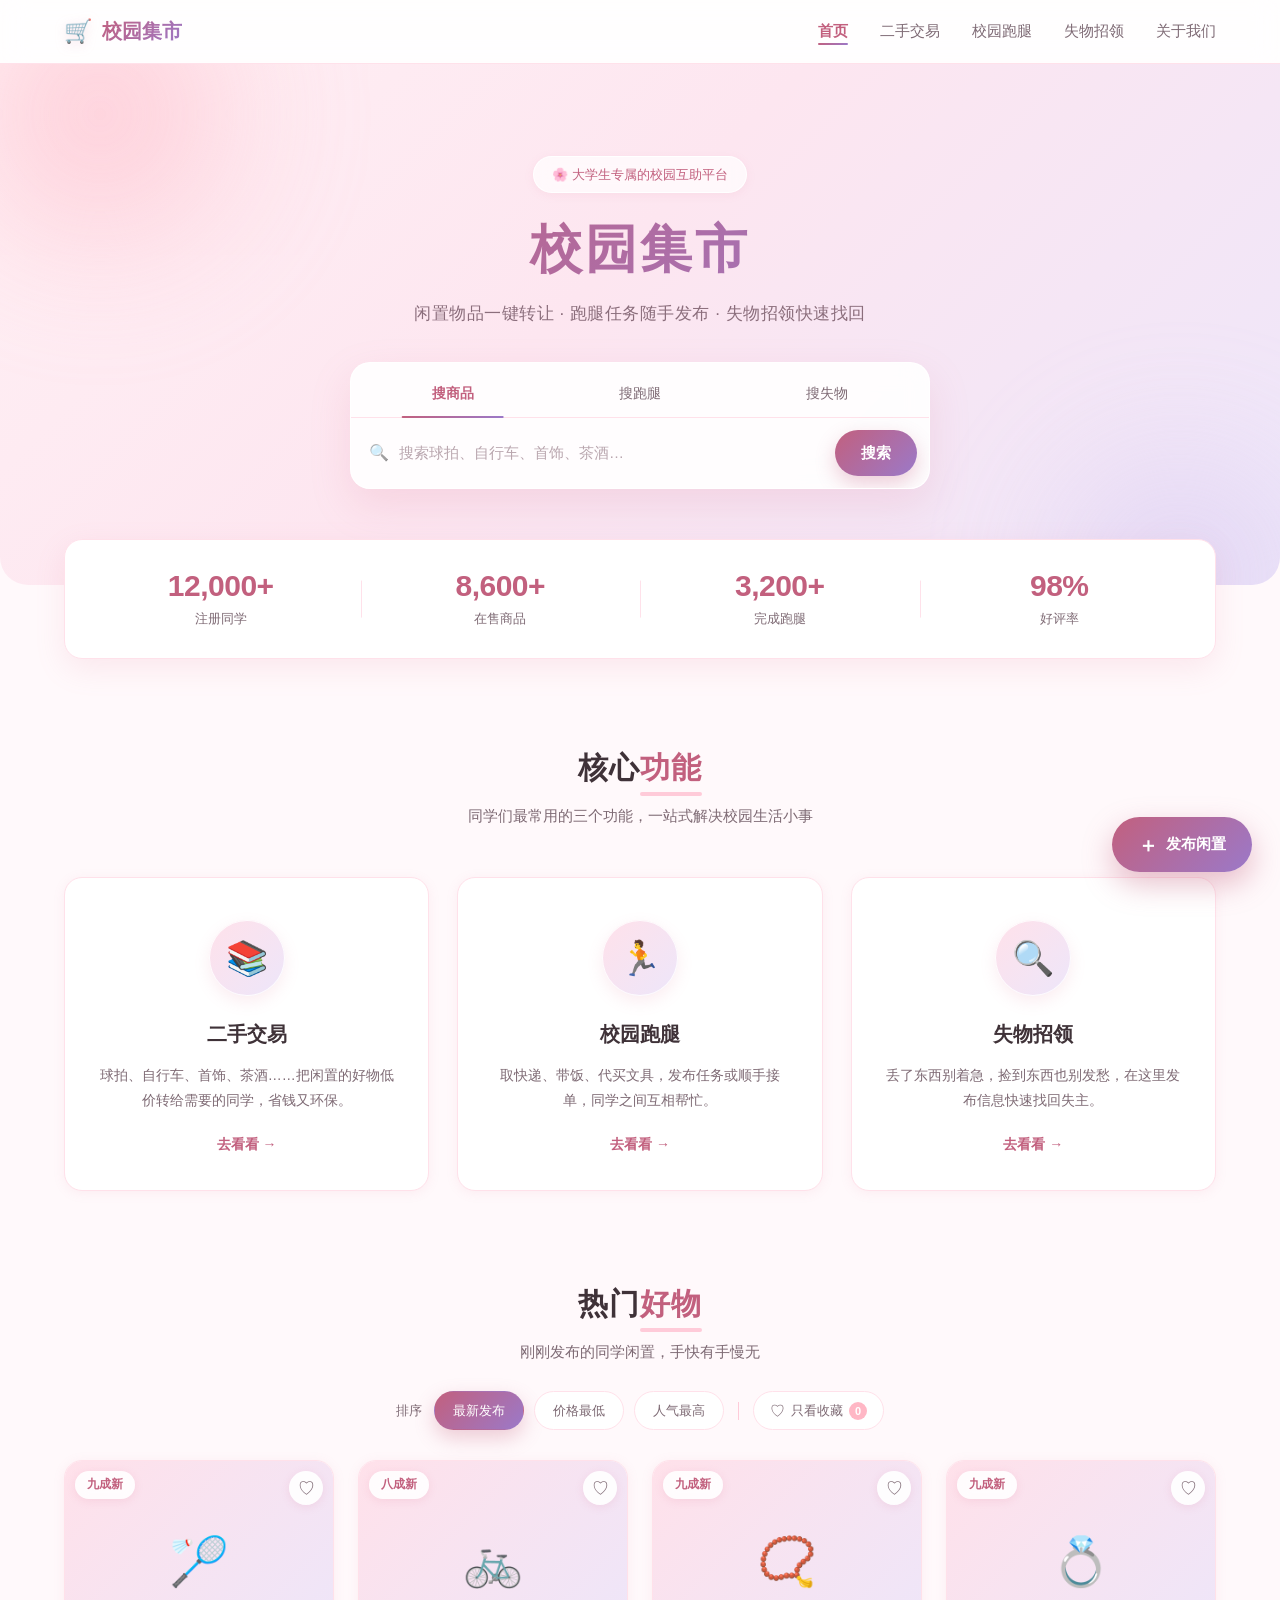
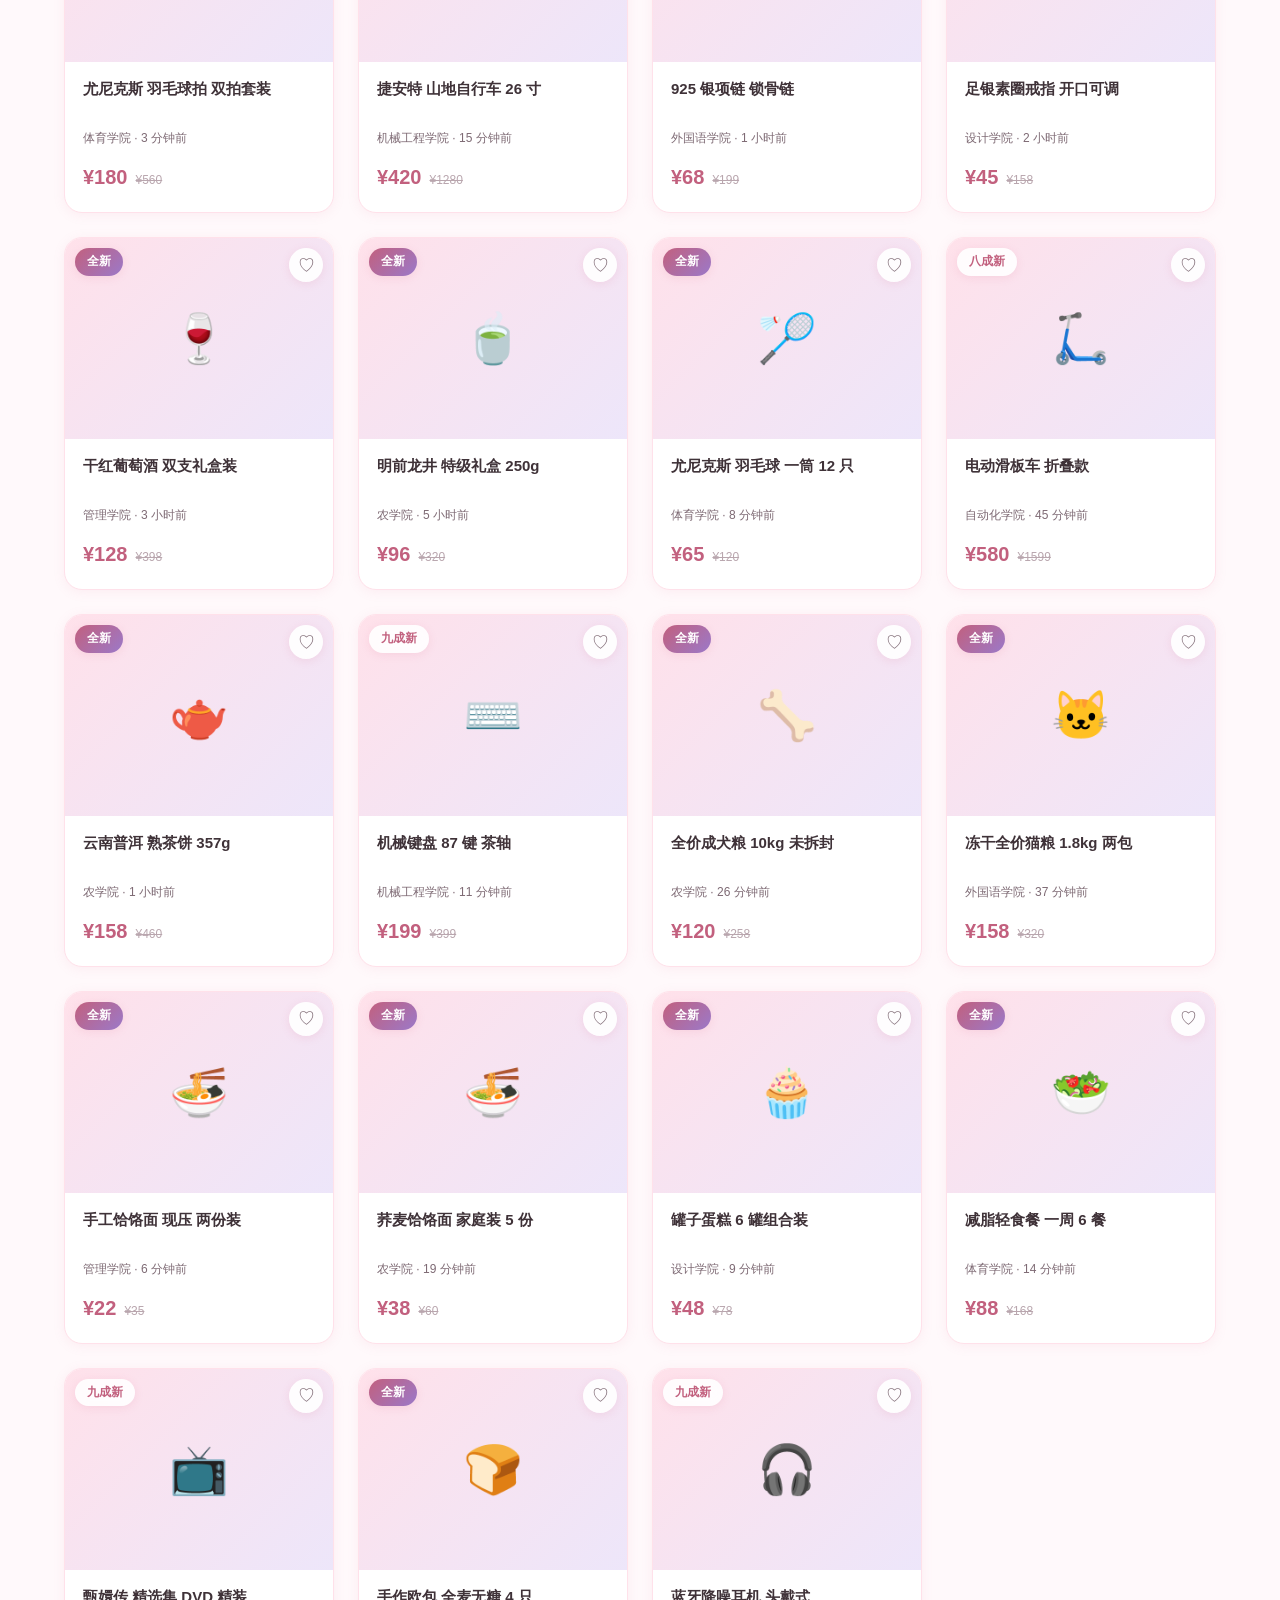
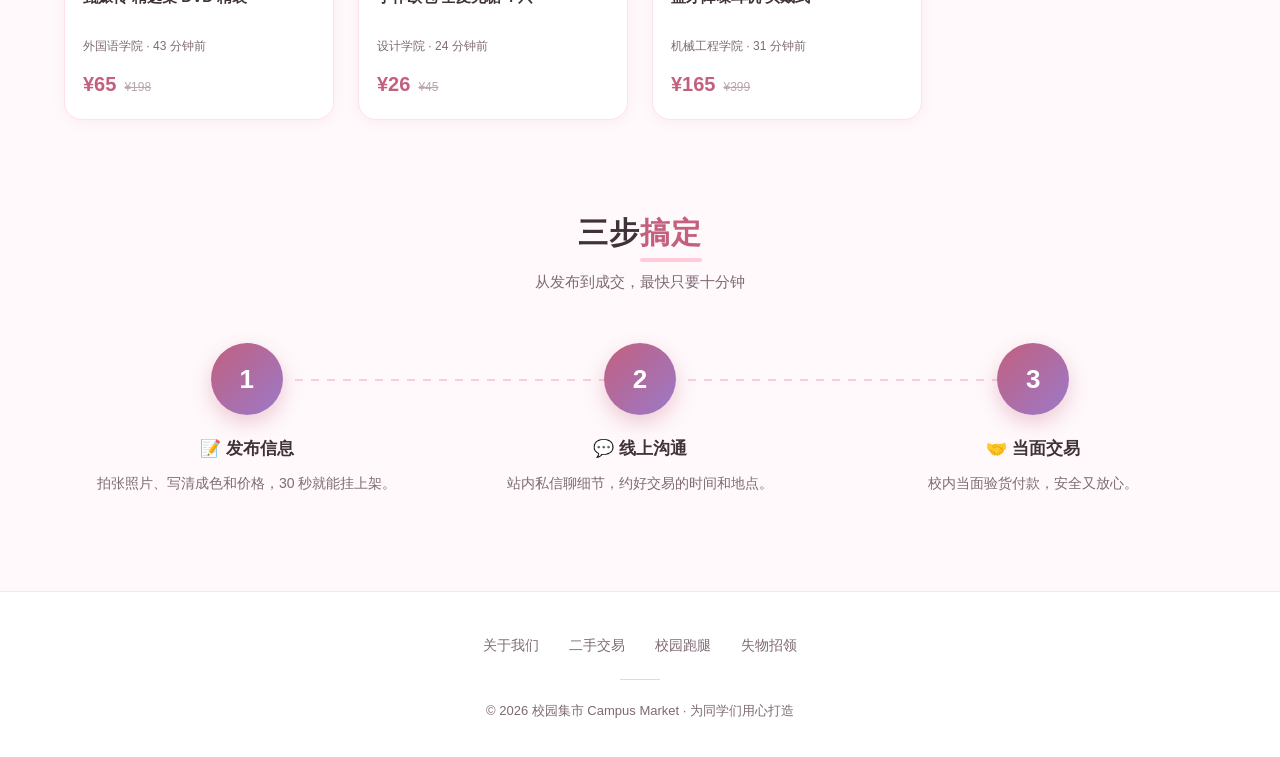
<file: index.html>
<!DOCTYPE html>
<!-- 声明文档类型为 HTML5，浏览器会以“标准模式”渲染页面 -->
<html lang="zh-CN">
<!-- lang="zh-CN" 告诉浏览器和搜索引擎：本页面的主要语言是简体中文 -->

<head>
    <!-- ==================== 页面元信息（不会显示在页面上） ==================== -->

    <!-- 字符编码使用 UTF-8，否则中文可能显示成乱码 -->
    <meta charset="UTF-8">

    <!-- 移动端适配：让页面宽度 = 设备宽度，初始缩放比例为 1，保证手机上不变形 -->
    <meta name="viewport" content="width=device-width, initial-scale=1.0">

    <!-- 页面描述，主要给搜索引擎看（SEO），对页面显示没有影响 -->
    <meta name="description" content="校园集市 —— 大学生专属的二手交易、校园跑腿与失物招领平台">

    <!-- 显示在浏览器标签页上的标题 -->
    <title>校园集市 - 大学生二手交易与互助平台</title>

    <!-- 引入外部样式表：rel="stylesheet" 表示“这是一个样式表”，href 是文件路径
         （三个文件在同一个目录下，所以直接写文件名即可）
         注意：<link> 必须写在 <head> 里，且要在页面渲染前加载，否则会出现“样式闪烁” -->
    <link rel="stylesheet" href="style.css">

    <!-- 浏览器标签页上的小图标。SVG 一个文件适配所有尺寸，缩放不糊 -->
    <link rel="icon" type="image/svg+xml" href="favicon.svg">

    <!-- 手机浏览器地址栏的配色，跟着站点主题走。没有这句会是一截白条 -->
    <meta name="theme-color" content="#FFE1EA">

    <!-- ==================== 引入脚本 ====================

         三个文件按顺序执行（defer 会保证按书写顺序跑，不会打乱）：

           common.js  公共部分：提示条、本地存储、通用小工具
           goods.js   商品模块：卡片、排序、收藏、筛选、弹窗、发布
           home.js    只有首页才有的：首屏搜索栏、数字滚动统计

         拆开的好处：二手交易页也只需要 common.js + goods.js，
         不用把首页那套搜索栏和统计条的代码也拖过去。
         （浏览器会缓存这几个文件，第二个页面打开时不会重新下载。）

         defer 表示“等 HTML 全部解析完再执行”，
         否则脚本可能找不到还没被创建出来的页面元素。 -->
    <script src="common.js" defer></script>
    <script src="chat.js" defer></script>
    <script src="goods.js" defer></script>
    <script src="home.js" defer></script>
</head>

<body>

    <!-- ==================================================================
         一、顶部导航栏
         <header> 表示页面的“页眉”区域；class="navbar" 交给 CSS 做固定定位 + 毛玻璃
         ================================================================== -->
    <header class="navbar">
        <!-- 用一个容器把内容限制在最大宽度内并水平居中，内容不会贴到屏幕两边 -->
        <div class="nav-container">

            <!-- Logo 区域：点击可以回到首页 -->
            <a href="index.html" class="logo">
                <span class="logo-icon">🛒</span>
                <!-- 这个 span 里的文字会被 CSS 做成“粉紫渐变文字” -->
                <span class="logo-text">校园集市</span>
            </a>

            <!-- <nav> 表示“导航”区域，<ul> 是无序列表，<li> 是列表项 -->
            <nav class="nav-wrap">
                <ul class="nav-menu">
                    <!-- class="active" 用来标记“当前所在页面”，CSS 会给它加下划线。
                         每个页面把自己的那一个改成 active 即可，
                         这样用户一眼就知道自己在哪儿。 -->
                    <li><a href="index.html" class="active">首页</a></li>
                    <li><a href="goods.html">二手交易</a></li>
                    <li><a href="errand.html">校园跑腿</a></li>
                    <li><a href="lost.html">失物招领</a></li>
                    <li><a href="about.html">关于我们</a></li>
                </ul>
            </nav>

        </div>
    </header>

    <!-- <main> 表示页面的“主要内容”区域，一个页面通常只写一个。
         它同时承担着“把页脚顶到页面最底部”的任务，具体原理见 style.css -->
    <main>

        <!-- ==================================================================
             二、欢迎横幅（Hero 区域）
             ================================================================== -->
        <section class="hero">

            <!-- 装饰用的柔光圆斑：纯视觉效果，不承载任何信息。
                 aria-hidden="true" 告诉屏幕阅读器“直接跳过这两个元素”，
                 否则读屏软件可能会把它们当成无意义的内容念出来。 -->
            <div class="hero-blob hero-blob--sakura" aria-hidden="true"></div>
            <div class="hero-blob hero-blob--lilac" aria-hidden="true"></div>

            <div class="hero-content">

                <!-- 小徽章：一句话点明产品定位，比直接上大标题更有层次 -->
                <span class="hero-badge">🌸 大学生专属的校园互助平台</span>

                <!-- h1 是页面的一级标题，一个页面最好只出现一次 -->
                <h1 class="hero-title">校园集市</h1>

                <!-- 副标题：对主标题做进一步说明 -->
                <p class="hero-subtitle">闲置物品一键转让 · 跑腿任务随手发布 · 失物招领快速找回</p>

                <!-- ============================================================
                     搜索栏（本页核心入口）

                     role="search" 是一个无障碍标记，告诉读屏软件“这块是搜索区”。
                     用 <form> 包起来的好处：按回车键能直接提交，不用另外写键盘事件。

                     ★ 注意每个 tab 上的 data-placeholder 属性。
                       data-* 是 HTML5 提供的“自定义数据属性”，
                       专门用来在标签上挂一些 JS 需要读、但页面上不显示的小数据。
                       这里存的是“切换到该标签时，输入框应该显示什么提示语”，
                       JS 用 tab.dataset.placeholder 就能读到。
                     ============================================================ -->
                <form class="search-card" role="search">

                    <!-- 搜索类型切换标签 -->
                    <div class="search-tabs" aria-label="选择搜索类型">

                        <!-- is-active 表示“当前选中”。
                             type="button" 很关键：<button> 在 form 里默认是 submit，
                             不加这句，点标签会直接提交表单刷新页面。 -->
                        <button type="button" class="search-tab is-active" aria-pressed="true"
                                data-tab="goods"
                                data-placeholder="搜索球拍、自行车、首饰、茶酒…">搜商品</button>

                        <button type="button" class="search-tab" aria-pressed="false"
                                data-tab="errand"
                                data-placeholder="搜索取快递、带饭、代买文具…">搜跑腿</button>

                        <button type="button" class="search-tab" aria-pressed="false"
                                data-tab="lost"
                                data-placeholder="搜索校园卡、雨伞、耳机…">搜失物</button>

                    </div>

                    <!-- 输入行：放大镜图标 + 输入框 + 搜索按钮 -->
                    <div class="search-row">
                        <span class="search-icon" aria-hidden="true">🔍</span>

                        <!-- aria-label 是给读屏软件念的说明。
                             因为这里没有可见的 <label> 文字，所以要补一个 -->
                        <input type="search" class="search-input"
                               placeholder="搜索球拍、自行车、首饰、茶酒…"
                               aria-label="搜索内容">

                        <button type="submit" class="search-submit">搜索</button>
                    </div>

                </form>

            </div>
        </section>

        <!-- ==================================================================
             三、数据统计条
             用一组数字快速建立信任感。它靠负外边距“骑”在 Hero 的底边上，
             和 Hero 的圆角咬合在一起，是很常见的精致排版手法。
             ================================================================== -->
        <section class="stats">
            <div class="stats-card">

                <!-- 每个数字都是「数值 + 说明」的结构。
                     data-target 存目标数字、data-suffix 存单位，
                     script.js 会读这两个属性做“数字从 0 滚上来”的动画。
                     标签里的文字是给 JS 没加载出来时兜底用的。 -->
                <div class="stat">
                    <span class="stat-num" data-target="12000" data-suffix="+">12,000+</span>
                    <span class="stat-label">注册同学</span>
                </div>

                <div class="stat">
                    <span class="stat-num" data-target="8600" data-suffix="+">8,600+</span>
                    <span class="stat-label">在售商品</span>
                </div>

                <div class="stat">
                    <span class="stat-num" data-target="3200" data-suffix="+">3,200+</span>
                    <span class="stat-label">完成跑腿</span>
                </div>

                <div class="stat">
                    <span class="stat-num" data-target="98" data-suffix="%">98%</span>
                    <span class="stat-label">好评率</span>
                </div>

            </div>
        </section>

        <!-- ==================================================================
             四、核心功能卡片
             ================================================================== -->
        <section class="features">

            <!-- 标题用 <span> 包住后半部分，方便单独给这几个字上色（标题高亮） -->
            <h2 class="section-title">核心<span>功能</span></h2>
            <p class="section-subtitle">同学们最常用的三个功能，一站式解决校园生活小事</p>

            <!-- 外层用 CSS Grid 布局，三张卡片会自动排列并适配屏幕宽度 -->
            <div class="card-grid">

                <!-- 卡片 1：二手交易

                     ★ 整张卡片本身就是一个 <a>，点哪儿都能跳进对应的页面。

                       注意里面那个“去看看”必须写成 <span>，不能再是 <a> ——
                       <a> 里面套 <a> 是无效的 HTML，浏览器会把它拆开，
                       结果是点小链接跳一次、点卡片又跳一次，甚至两次都跳不出去。
                       所以这里只保留它的样子（.card-link 那套样式），
                       跳转交给外层的卡片来负责。 -->
                <a class="card" href="goods.html">
                    <!-- 图标：这里先用 emoji，不需要额外下载图片，后续可以换成 <img> -->
                    <div class="card-icon">📚</div>
                    <h3 class="card-title">二手交易</h3>
                    <p class="card-desc">球拍、自行车、首饰、茶酒……把闲置的好物低价转给需要的同学，省钱又环保。</p>
                    <span class="card-link">去看看 →</span>
                </a>

                <!-- 卡片 2：校园跑腿 -->
                <a class="card" href="errand.html">
                    <div class="card-icon">🏃</div>
                    <h3 class="card-title">校园跑腿</h3>
                    <p class="card-desc">取快递、带饭、代买文具，发布任务或顺手接单，同学之间互相帮忙。</p>
                    <span class="card-link">去看看 →</span>
                </a>

                <!-- 卡片 3：失物招领 -->
                <a class="card" href="lost.html">
                    <div class="card-icon">🔍</div>
                    <h3 class="card-title">失物招领</h3>
                    <p class="card-desc">丢了东西别着急，捡到东西也别发愁，在这里发布信息快速找回失主。</p>
                    <span class="card-link">去看看 →</span>
                </a>

            </div>
        </section>


        <!-- ==================================================================
             五、热门好物
             这一块把首页从“介绍页”变成“真的有内容的集市”，
             是让页面显得“活”的关键。
             ================================================================== -->
        <!-- id="hot" 是给页内跳转用的锚点：
             “核心功能”里那张二手交易卡片的“去看看”就指向这里。 -->
        <section class="hot" id="hot">

            <h2 class="section-title">热门<span>好物</span></h2>
            <p class="section-subtitle">刚刚发布的同学闲置，手快有手慢无</p>

            <!-- 排序工具栏。
                 data-sort 的值要和 script.js 里 sorters 查找表的键名一致。 -->
            <div class="goods-toolbar">
                <span class="toolbar-label">排序</span>

                <!-- 三个排序按钮是一组“单选”：点一个，另外两个自动取消 -->
                <button type="button" class="sort-btn is-active" aria-pressed="true"  data-sort="time">最新发布</button>
                <button type="button" class="sort-btn" aria-pressed="false" data-sort="price">价格最低</button>
                <button type="button" class="sort-btn" aria-pressed="false" data-sort="hot">人气最高</button>

                <!-- 一条细竖线，把“排序”和“筛选”这两类操作分开 -->
                <span class="toolbar-divider" aria-hidden="true"></span>

                <!-- 这个和排序按钮不一样，它是一个可以独立开关的“切换键”：
                     任意排序下都能叠加使用。所以 aria-pressed 表达的是开/关，
                     而不是“这一组里的第几个”。 -->
                <button type="button" class="fav-filter" id="favFilterBtn" aria-pressed="false">
                    <span class="fav-filter-heart" aria-hidden="true">♡</span>
                    <span>只看收藏</span>
                    <span class="fav-count" id="favCount">0</span>
                </button>
            </div>

            <div class="goods-grid">

                <!-- 商品卡片。
                     注意 .goods-thumb 现在是 emoji 占位，
                     以后换成 <img src="..." alt="..."> 就能直接放真实图片。 -->
                <article class="goods-card"
                         tabindex="0"
                         aria-haspopup="dialog"
                         data-id="demo-1"
                         data-category="运动器材"
                         data-time="3" data-price="180" data-hot="328"
                         data-seller="五子棋"
                         data-desc="大一买的，打了一个学期，拍面无磕碰，手柄胶刚换过新的。附送拍包和两个备用吸汗带。">
                    <div class="goods-thumb">🏸</div>
                    <span class="goods-tag">九成新</span>

                    <!-- 收藏按钮。浮在图片右上角，和左上角的成色标签对称。
                         ♡ / ♥ 两个形状靠 JS 切换，不需要换图片。 -->
                    <button type="button" class="fav-btn" aria-label="收藏" aria-pressed="false">♡</button>
                    <div class="goods-body">
                        <h3 class="goods-name">尤尼克斯 羽毛球拍 双拍套装</h3>
                        <p class="goods-meta">体育学院 · 3 分钟前</p>
                        <div class="goods-foot">
                            <span class="goods-price">¥180</span>
                            <span class="goods-origin">¥560</span>
                        </div>
                    </div>
                </article>

                <article class="goods-card"
                         tabindex="0"
                         aria-haspopup="dialog"
                         data-id="demo-2"
                         data-category="代步工具"
                         data-time="15" data-price="420" data-hot="512"
                         data-seller="皇子"
                         data-desc="毕业了带不走，车况良好，刚换过刹车皮，送车锁和打气筒。只在校本部当面交易。">
                    <div class="goods-thumb">🚲</div>
                    <span class="goods-tag">八成新</span>
                    <button type="button" class="fav-btn" aria-label="收藏" aria-pressed="false">♡</button>
                    <div class="goods-body">
                        <h3 class="goods-name">捷安特 山地自行车 26 寸</h3>
                        <p class="goods-meta">机械工程学院 · 15 分钟前</p>
                        <div class="goods-foot">
                            <span class="goods-price">¥420</span>
                            <span class="goods-origin">¥1280</span>
                        </div>
                    </div>
                </article>

                <article class="goods-card"
                         tabindex="0"
                         aria-haspopup="dialog"
                         data-id="demo-3"
                         data-category="首饰配饰"
                         data-time="60" data-price="68" data-hot="276"
                         data-seller="傻尹尹"
                         data-desc="朋友送的和自己风格不搭，只戴过两次就收起来了，没有氧化发黑，附原装小盒和擦拭布。">
                    <div class="goods-thumb">📿</div>
                    <span class="goods-tag">九成新</span>
                    <button type="button" class="fav-btn" aria-label="收藏" aria-pressed="false">♡</button>
                    <div class="goods-body">
                        <h3 class="goods-name">925 银项链 锁骨链</h3>
                        <p class="goods-meta">外国语学院 · 1 小时前</p>
                        <div class="goods-foot">
                            <span class="goods-price">¥68</span>
                            <span class="goods-origin">¥199</span>
                        </div>
                    </div>
                </article>

                <article class="goods-card"
                         tabindex="0"
                         aria-haspopup="dialog"
                         data-id="demo-4"
                         data-category="首饰配饰"
                         data-time="120" data-price="45" data-hot="194"
                         data-seller="小猪婷"
                         data-desc="只戴过一两次，表面没有划痕，开口式可调节大小不挑手指。附赠绒布小袋。">
                    <div class="goods-thumb">💍</div>
                    <span class="goods-tag">九成新</span>
                    <button type="button" class="fav-btn" aria-label="收藏" aria-pressed="false">♡</button>
                    <div class="goods-body">
                        <h3 class="goods-name">足银素圈戒指 开口可调</h3>
                        <p class="goods-meta">设计学院 · 2 小时前</p>
                        <div class="goods-foot">
                            <span class="goods-price">¥45</span>
                            <span class="goods-origin">¥158</span>
                        </div>
                    </div>
                </article>

                <article class="goods-card"
                         tabindex="0"
                         aria-haspopup="dialog"
                         data-id="demo-5"
                         data-category="酒水饮品"
                         data-time="180" data-price="128" data-hot="88"
                         data-seller="时不与我"
                         data-desc="家里寄来的，自己平时不喝酒，原箱未拆封，保质期内。礼盒完好，送人也体面。">
                    <div class="goods-thumb">🍷</div>
                    <!-- 全新未拆的用另一个颜色的小标签，一眼就能区分出来 -->
                    <span class="goods-tag goods-tag--new">全新</span>
                    <button type="button" class="fav-btn" aria-label="收藏" aria-pressed="false">♡</button>
                    <div class="goods-body">
                        <h3 class="goods-name">干红葡萄酒 双支礼盒装</h3>
                        <p class="goods-meta">管理学院 · 3 小时前</p>
                        <div class="goods-foot">
                            <span class="goods-price">¥128</span>
                            <span class="goods-origin">¥398</span>
                        </div>
                    </div>
                </article>

                <article class="goods-card"
                         tabindex="0"
                         aria-haspopup="dialog"
                         data-id="demo-6"
                         data-category="茶叶干货"
                         data-time="300" data-price="96" data-hot="143"
                         data-seller="张呆贾"
                         data-desc="家里是茶农，今年的明前新茶，自留多了转一盒。铁罐密封包装，附手提袋，未开封。">
                    <div class="goods-thumb">🍵</div>
                    <span class="goods-tag goods-tag--new">全新</span>
                    <button type="button" class="fav-btn" aria-label="收藏" aria-pressed="false">♡</button>
                    <div class="goods-body">
                        <h3 class="goods-name">明前龙井 特级礼盒 250g</h3>
                        <p class="goods-meta">农学院 · 5 小时前</p>
                        <div class="goods-foot">
                            <span class="goods-price">¥96</span>
                            <span class="goods-origin">¥320</span>
                        </div>
                    </div>
                </article>

<article class="goods-card"
                         tabindex="0"
                         aria-haspopup="dialog"
                         data-id="demo-7"
                         data-category="运动器材"
                         data-time="8" data-price="65" data-hot="201"
                         data-seller="谷老大"
                         data-desc="买多了，整筒未拆封，AS-05 比赛级。可以拆成两筒分着出。">
                    <div class="goods-thumb">🏸</div>
                    <span class="goods-tag goods-tag--new">全新</span>
                    <button type="button" class="fav-btn" aria-label="收藏" aria-pressed="false">♡</button>
                    <div class="goods-body">
                        <h3 class="goods-name">尤尼克斯 羽毛球 一筒 12 只</h3>
                        <p class="goods-meta">体育学院 · 8 分钟前</p>
                        <div class="goods-foot">
                            <span class="goods-price">¥65</span>
                            <span class="goods-origin">¥120</span>
                        </div>
                    </div>
                </article>

<article class="goods-card"
                         tabindex="0"
                         aria-haspopup="dialog"
                         data-id="demo-8"
                         data-category="代步工具"
                         data-time="45" data-price="580" data-hot="367"
                         data-seller="温温"
                         data-desc="骑了一年上下课，电池健康，续航实测 20 公里左右。刚换过轮胎，送充电器和车锁。">
                    <div class="goods-thumb">🛴</div>
                    <span class="goods-tag">八成新</span>
                    <button type="button" class="fav-btn" aria-label="收藏" aria-pressed="false">♡</button>
                    <div class="goods-body">
                        <h3 class="goods-name">电动滑板车 折叠款</h3>
                        <p class="goods-meta">自动化学院 · 45 分钟前</p>
                        <div class="goods-foot">
                            <span class="goods-price">¥580</span>
                            <span class="goods-origin">¥1599</span>
                        </div>
                    </div>
                </article>

<article class="goods-card"
                         tabindex="0"
                         aria-haspopup="dialog"
                         data-id="demo-9"
                         data-category="茶叶干货"
                         data-time="95" data-price="158" data-hot="132"
                         data-seller="礼拜天"
                         data-desc="自家存的茶，2019 年的料，一直干仓存放。原包装未拆，附茶针一把。">
                    <div class="goods-thumb">🫖</div>
                    <span class="goods-tag goods-tag--new">全新</span>
                    <button type="button" class="fav-btn" aria-label="收藏" aria-pressed="false">♡</button>
                    <div class="goods-body">
                        <h3 class="goods-name">云南普洱 熟茶饼 357g</h3>
                        <p class="goods-meta">农学院 · 1 小时前</p>
                        <div class="goods-foot">
                            <span class="goods-price">¥158</span>
                            <span class="goods-origin">¥460</span>
                        </div>
                    </div>
                </article>

                <article class="goods-card"
                         tabindex="0"
                         aria-haspopup="dialog"
                         data-id="demo-26"
                         data-category="生活百货"
                         data-time="11" data-price="199" data-hot="176"
                         data-seller="渡"
                         data-desc="换了静音轴，这把就闲置了。键帽无油不打滑，轴体手感一致，附原装数据线和键帽夹。宿舍码字、打游戏都合适。">
                    <div class="goods-thumb">⌨️</div>
                    <span class="goods-tag">九成新</span>
                    <button type="button" class="fav-btn" aria-label="收藏" aria-pressed="false">♡</button>
                    <div class="goods-body">
                        <h3 class="goods-name">机械键盘 87 键 茶轴</h3>
                        <p class="goods-meta">机械工程学院 · 11 分钟前</p>
                        <div class="goods-foot">
                            <span class="goods-price">¥199</span>
                            <span class="goods-origin">¥399</span>
                        </div>
                    </div>
                </article>

                <article class="goods-card"
                         tabindex="0"
                         aria-haspopup="dialog"
                         data-id="demo-27"
                         data-category="生活百货"
                         data-time="26" data-price="120" data-hot="143"
                         data-seller="汤圆"
                         data-desc="给家里狗子囤多了，后来换了粮吃不完。原袋密封没开封，保质期到明年三月。校内可以帮忙搬到宿舍楼下。">
                    <div class="goods-thumb">🦴</div>
                    <span class="goods-tag goods-tag--new">全新</span>
                    <button type="button" class="fav-btn" aria-label="收藏" aria-pressed="false">♡</button>
                    <div class="goods-body">
                        <h3 class="goods-name">全价成犬粮 10kg 未拆封</h3>
                        <p class="goods-meta">农学院 · 26 分钟前</p>
                        <div class="goods-foot">
                            <span class="goods-price">¥120</span>
                            <span class="goods-origin">¥258</span>
                        </div>
                    </div>
                </article>

                <article class="goods-card"
                         tabindex="0"
                         aria-haspopup="dialog"
                         data-id="demo-28"
                         data-category="生活百货"
                         data-time="37" data-price="158" data-hot="167"
                         data-seller="韦韦"
                         data-desc="我家猫挑食，这个牌子它闻都不闻。只拆过一包试口，剩下两包全新未拆，包装完好。有需要的猫友可以拿走。">
                    <div class="goods-thumb">🐱</div>
                    <span class="goods-tag goods-tag--new">全新</span>
                    <button type="button" class="fav-btn" aria-label="收藏" aria-pressed="false">♡</button>
                    <div class="goods-body">
                        <h3 class="goods-name">冻干全价猫粮 1.8kg 两包</h3>
                        <p class="goods-meta">外国语学院 · 37 分钟前</p>
                        <div class="goods-foot">
                            <span class="goods-price">¥158</span>
                            <span class="goods-origin">¥320</span>
                        </div>
                    </div>
                </article>

                <article class="goods-card"
                         tabindex="0"
                         aria-haspopup="dialog"
                         data-id="demo-29"
                         data-category="食品小吃"
                         data-time="6" data-price="22" data-hot="198"
                         data-seller="晓丹"
                         data-desc="老家寄来的荞麦面，家里自己压的饸饹，配羊汤最香。真空分装备好了，冷藏能放一周。宿舍有小锅就能煮，几分钟就好。">
                    <div class="goods-thumb">🍜</div>
                    <span class="goods-tag goods-tag--new">全新</span>
                    <button type="button" class="fav-btn" aria-label="收藏" aria-pressed="false">♡</button>
                    <div class="goods-body">
                        <h3 class="goods-name">手工饸饹面 现压 两份装</h3>
                        <p class="goods-meta">管理学院 · 6 分钟前</p>
                        <div class="goods-foot">
                            <span class="goods-price">¥22</span>
                            <span class="goods-origin">¥35</span>
                        </div>
                    </div>
                </article>

                <article class="goods-card"
                         tabindex="0"
                         aria-haspopup="dialog"
                         data-id="demo-30"
                         data-category="食品小吃"
                         data-time="19" data-price="38" data-hot="154"
                         data-seller="晓峰"
                         data-desc="自家面坊做的，纯荞麦不加白面，口感筋道不容易断。真空包装寄过来的，一直冷藏放着。带调料包，煮开就能吃。">
                    <div class="goods-thumb">🍜</div>
                    <span class="goods-tag goods-tag--new">全新</span>
                    <button type="button" class="fav-btn" aria-label="收藏" aria-pressed="false">♡</button>
                    <div class="goods-body">
                        <h3 class="goods-name">荞麦饸饹面 家庭装 5 份</h3>
                        <p class="goods-meta">农学院 · 19 分钟前</p>
                        <div class="goods-foot">
                            <span class="goods-price">¥38</span>
                            <span class="goods-origin">¥60</span>
                        </div>
                    </div>
                </article>

                <article class="goods-card"
                         tabindex="0"
                         aria-haspopup="dialog"
                         data-id="demo-31"
                         data-category="食品小吃"
                         data-time="9" data-price="48" data-hot="221"
                         data-seller="怡怡欣"
                         data-desc="自己做的，减糖配方不齁不腻。芋泥、抹茶、巧克力各两罐，密封罐装，冷藏能放三天。校内可以送到宿舍楼下。">
                    <div class="goods-thumb">🧁</div>
                    <span class="goods-tag goods-tag--new">全新</span>
                    <button type="button" class="fav-btn" aria-label="收藏" aria-pressed="false">♡</button>
                    <div class="goods-body">
                        <h3 class="goods-name">罐子蛋糕 6 罐组合装</h3>
                        <p class="goods-meta">设计学院 · 9 分钟前</p>
                        <div class="goods-foot">
                            <span class="goods-price">¥48</span>
                            <span class="goods-origin">¥78</span>
                        </div>
                    </div>
                </article>

                <article class="goods-card"
                         tabindex="0"
                         aria-haspopup="dialog"
                         data-id="demo-32"
                         data-category="食品小吃"
                         data-time="14" data-price="88" data-hot="189"
                         data-seller="茜茜"
                         data-desc="按食谱自己备的，鸡胸、糙米、西兰花，少油少盐。冷冻分装好了，微波炉热三分钟就能吃。这周要回家，转给需要的同学。">
                    <div class="goods-thumb">🥗</div>
                    <span class="goods-tag goods-tag--new">全新</span>
                    <button type="button" class="fav-btn" aria-label="收藏" aria-pressed="false">♡</button>
                    <div class="goods-body">
                        <h3 class="goods-name">减脂轻食餐 一周 6 餐</h3>
                        <p class="goods-meta">体育学院 · 14 分钟前</p>
                        <div class="goods-foot">
                            <span class="goods-price">¥88</span>
                            <span class="goods-origin">¥168</span>
                        </div>
                    </div>
                </article>

                <article class="goods-card"
                         tabindex="0"
                         aria-haspopup="dialog"
                         data-id="demo-33"
                         data-category="生活百货"
                         data-time="43" data-price="65" data-hot="132"
                         data-seller="小轩怡"
                         data-desc="毕业整理柜子翻出来的，整套精选集，碟片无划痕、播放正常。外盒右下角有一点点压痕，不影响使用。附赠的剧照明信片还在。">
                    <div class="goods-thumb">📺</div>
                    <span class="goods-tag">九成新</span>
                    <button type="button" class="fav-btn" aria-label="收藏" aria-pressed="false">♡</button>
                    <div class="goods-body">
                        <h3 class="goods-name">甄嬛传 精选集 DVD 精装</h3>
                        <p class="goods-meta">外国语学院 · 43 分钟前</p>
                        <div class="goods-foot">
                            <span class="goods-price">¥65</span>
                            <span class="goods-origin">¥198</span>
                        </div>
                    </div>
                </article>

                <article class="goods-card"
                         tabindex="0"
                         aria-haspopup="dialog"
                         data-id="demo-34"
                         data-category="食品小吃"
                         data-time="24" data-price="26" data-hot="205"
                         data-seller="雅雅淇"
                         data-desc="学校后门那家面包房做的，我一口气买多了。无糖无油的全麦欧包，冷冻能放很久，吃之前烤一下跟新出炉的一样。">
                    <div class="goods-thumb">🍞</div>
                    <span class="goods-tag goods-tag--new">全新</span>
                    <button type="button" class="fav-btn" aria-label="收藏" aria-pressed="false">♡</button>
                    <div class="goods-body">
                        <h3 class="goods-name">手作欧包 全麦无糖 4 只</h3>
                        <p class="goods-meta">设计学院 · 24 分钟前</p>
                        <div class="goods-foot">
                            <span class="goods-price">¥26</span>
                            <span class="goods-origin">¥45</span>
                        </div>
                    </div>
                </article>

                <article class="goods-card"
                         tabindex="0"
                         aria-haspopup="dialog"
                         data-id="demo-35"
                         data-category="生活百货"
                         data-time="31" data-price="165" data-hot="246"
                         data-seller="嫣嫣"
                         data-desc="换了入耳式的，这个头戴的就闲置了。降噪和续航都正常，耳罩没掉皮，附收纳盒和充电线。图书馆自习很合适。">
                    <div class="goods-thumb">🎧</div>
                    <span class="goods-tag">九成新</span>
                    <button type="button" class="fav-btn" aria-label="收藏" aria-pressed="false">♡</button>
                    <div class="goods-body">
                        <h3 class="goods-name">蓝牙降噪耳机 头戴式</h3>
                        <p class="goods-meta">机械工程学院 · 31 分钟前</p>
                        <div class="goods-foot">
                            <span class="goods-price">¥165</span>
                            <span class="goods-origin">¥399</span>
                        </div>
                    </div>
                </article>

            </div>

            <!-- ============================================================
                 筛选状态提示条

                 只要用户开了筛选（搜了关键词、或开了“只看收藏”），
                 它就出现，明明白白告诉用户“你现在看到的不是全部”。
                 少了它，用户过一会儿就会纳闷“怎么只剩两件商品了”。
                 ============================================================ -->
            <div class="filter-tip" id="filterTip" hidden>
                <span id="filterTipText"></span>
                <button type="button" class="filter-clear" id="filterClearBtn">清除筛选</button>
            </div>

            <!-- ============================================================
                 空状态（一件商品都没筛出来时显示）

                 注意它得放在 .goods-grid 外面：
                 网格里的元素会被当成格子来排版，放在里面会占掉一个格位。
                 ============================================================ -->
            <div class="empty-state" id="emptyState" hidden>
                <div class="empty-icon">🔍</div>
                <p class="empty-title">没有找到相关商品</p>
                <p class="empty-desc">换个关键词试试，或者先看看全部好物</p>
                <button type="button" class="empty-btn" id="emptyResetBtn">查看全部商品</button>
            </div>

        </section>

        <!-- ==================================================================
             六、使用流程
             让第一次来的同学知道“这东西怎么用”，降低上手门槛。
             ================================================================== -->
        <section class="steps">

            <h2 class="section-title">三步<span>搞定</span></h2>
            <p class="section-subtitle">从发布到成交，最快只要十分钟</p>

            <div class="steps-list">

                <!-- 步骤之间那条虚线，是用 CSS 伪元素画出来的（见 style.css）。
                     所以 HTML 里不需要额外写“连线”的标签。 -->
                <div class="step">
                    <div class="step-num">1</div>
                    <h3 class="step-title">📝 发布信息</h3>
                    <p class="step-desc">拍张照片、写清成色和价格，30 秒就能挂上架。</p>
                </div>

                <div class="step">
                    <div class="step-num">2</div>
                    <h3 class="step-title">💬 线上沟通</h3>
                    <p class="step-desc">站内私信聊细节，约好交易的时间和地点。</p>
                </div>

                <div class="step">
                    <div class="step-num">3</div>
                    <h3 class="step-title">🤝 当面交易</h3>
                    <p class="step-desc">校内当面验货付款，安全又放心。</p>
                </div>

            </div>
        </section>

    </main>

    <!-- ==================================================================
         四、页脚
         即使页面内容很少、撑不满一屏，页脚也会贴在窗口最底部
         （靠 style.css 里 body 的 flex 布局实现，不是靠固定定位）
         ================================================================== -->
    <footer class="footer">
        <div class="footer-container">

            <!-- 页脚文字链接：可以复用导航菜单的思路，也是一组 <ul> + <li> -->
            <ul class="footer-links">
                <li><a href="about.html">关于我们</a></li>
                <li><a href="goods.html">二手交易</a></li>
                <li><a href="errand.html">校园跑腿</a></li>
                <li><a href="lost.html">失物招领</a></li>
            </ul>

            <!-- 版权信息：&copy; 是 HTML 实体，显示出来就是 © 符号 -->
            <p class="footer-copyright">
                &copy; 2026 校园集市 Campus Market · 为同学们用心打造
            </p>

        </div>
    </footer>

    <!-- ==================================================================
         七、商品详情弹窗

         这里用的是浏览器原生的 <dialog> 元素，而不是自己用 <div> 拼一个。
         原生 <dialog> 配合 JS 的 showModal() 会免费帮我们做好三件事：

           1. 按 Esc 键自动关闭
           2. 自动把键盘焦点锁在弹窗内部（背景元素按 Tab 键选不中）
           3. 自动盖在所有内容的最上层（top layer），不受任何 z-index 影响

         这三件事自己用 div 实现要写不少代码，还容易漏掉细节。

         注意：弹窗里的文字现在是写死的占位内容，
         真正的数据由 script.js 在打开的那一刻从卡片上读出来填进去。
         ================================================================== -->
    <dialog class="goods-modal" id="goodsModal">

        <!-- 关闭按钮。里面只有一个 × 符号，
             aria-label 是用来告诉读屏软件“这个按钮是干嘛的”。 -->
        <button type="button" class="modal-close" aria-label="关闭弹窗">×</button>

        <!-- 图片区：和卡片一样，先放 emoji 占位 -->
        <div class="modal-thumb" aria-hidden="true">🏸</div>

        <div class="modal-body">

            <!-- 这里复用卡片的 .goods-tag 样式，
                 但在弹窗里它不再是“浮在图片上”的，所以样式表里有针对性的覆盖 -->
            <span class="goods-tag">九成新</span>

            <h2 class="modal-title">商品名称</h2>
            <p class="modal-meta">学院 · 时间 · 卖家</p>

            <div class="modal-price">
                <span class="modal-price-now">¥0</span>
                <span class="modal-price-origin">¥0</span>
            </div>

            <p class="modal-desc">商品描述</p>

            <div class="modal-actions">

                <!-- data-role 是专门留给 JS 用的“钩子”。
                     为什么不用 class 当钩子？
                     因为 class 是给 CSS 做样式的，以后调样式换掉类名，
                     JS 就跟着找不到元素了。data-* 干这件事，两边互不干扰。 -->

                <!-- 别人的商品：收藏 + 联系卖家 -->
                <button type="button" class="modal-btn modal-btn--ghost"   data-role="collect">♡ 收藏</button>
                <button type="button" class="modal-btn modal-btn--primary" data-role="contact">联系卖家</button>

                <!-- 自己发布的商品：编辑 + 撤回。
                     hidden 是 HTML 自带的隐藏开关，JS 只要切换这个属性就行。
                     （前提是 .modal-btn 没设置 display，否则会把 hidden 覆盖掉——我们确实没设。） -->
                <button type="button" class="modal-btn modal-btn--ghost"  data-role="edit"   hidden>编辑</button>
                <button type="button" class="modal-btn modal-btn--danger" data-role="delete" hidden>撤回发布</button>

            </div>

        </div>
    </dialog>

    <!-- ==================================================================
         八、顶部提示条容器

         平时是个空的盒子，JS 往里塞提示条时，它会自动出现在顶部中间。

         aria-live="polite" 是给读屏软件的信号：
         “这块区域的内容会变，变了之后念出来，但别打断用户正在读的东西”。
         少了这个属性，视障同学完全感知不到操作成功了——对他们来说，
         点了“确认发布”和没点是一样的。
         ================================================================== -->
    <div class="toast-wrap" id="toastWrap" aria-live="polite"></div>

    <!-- ==================================================================
         九、悬浮发布按钮

         固定在右下角，不管页面滚到哪里都在。
         如果塞进导航栏，手机上那 5 个菜单项已经要靠横向滚动了，再加一个会更挤。
         ================================================================== -->
    <button type="button" class="fab" id="publishBtn">
        <span class="fab-plus" aria-hidden="true">＋</span>
        <span>发布闲置</span>
    </button>

    <!-- ==================================================================
         九、发布商品弹窗

         同样是原生 <dialog>，不再重复它的好处。
         注意这里是个 <form>，由此带来两个后果：

           1. 在任意输入框里按回车都会自动提交表单（不用另外写键盘事件）
           2. 里面的 <button> 必须显式写 type="button"，
              否则它默认就是 submit，点一下就把表单提交了
         ================================================================== -->
    <dialog class="publish-modal" id="publishModal">

        <button type="button" class="modal-close" aria-label="关闭弹窗">×</button>

        <!-- novalidate 是关掉浏览器自带的校验气泡，
             改由 script.js 用我们自己写的规则和样式来提示。 -->
        <form class="publish-form" id="publishForm" novalidate>

            <h2 class="publish-title">发布闲置</h2>
            <p class="publish-sub">填好下面的信息，30 秒就能挂上架</p>

            <!-- 封面图标：目前还没有真实的图片上传，
                 先让用户挑一个 emoji 当封面，和列表里的样式保持一致 -->
            <div class="field">
                <span class="field-label">选个图标当封面</span>
                <div class="emoji-picker">
                    <button type="button" class="emoji-opt is-active" aria-pressed="true">🏸</button>
                    <button type="button" class="emoji-opt" aria-pressed="false">🚲</button>
                    <button type="button" class="emoji-opt" aria-pressed="false">📿</button>
                    <button type="button" class="emoji-opt" aria-pressed="false">💍</button>
                    <button type="button" class="emoji-opt" aria-pressed="false">🍷</button>
                    <button type="button" class="emoji-opt" aria-pressed="false">🍵</button>
                    <button type="button" class="emoji-opt" aria-pressed="false">⌚</button>
                    <button type="button" class="emoji-opt" aria-pressed="false">📱</button>
                    <button type="button" class="emoji-opt" aria-pressed="false">📦</button>
                </div>
            </div>

            <!-- 商品标题 -->
            <div class="field">
                <!-- for="pubTitle" 和下面 input 的 id 对应，
                     这样点文字就能聚焦到输入框，读屏软件也能正确朗读 -->
                <label class="field-label" for="pubTitle">商品标题 <span class="req">*</span></label>
                <input id="pubTitle" type="text" class="field-input" maxlength="30"
                       placeholder="例如：尤尼克斯 羽毛球拍 双拍套装">
                <!-- 错误提示平时是隐藏的，只有外层 .field 被加上 has-error 才显示 -->
                <p class="field-error">请填写商品标题</p>
            </div>

            <!-- 分类 + 成色：两列并排 -->
            <div class="field-row">
                <div class="field">
                    <label class="field-label" for="pubCategory">分类</label>
                    <select id="pubCategory" class="field-input">
                        <option value="运动器材">🏸 运动器材</option>
                        <option value="代步工具">🚲 代步工具</option>
                        <option value="首饰配饰">📿 首饰配饰</option>
                        <option value="酒水饮品">🍷 酒水饮品</option>
                        <option value="茶叶干货">🍵 茶叶干货</option>
                        <option value="食品小吃">🍜 食品小吃</option>
                        <option value="生活百货">📦 生活百货</option>
                    </select>
                </div>
                <div class="field">
                    <label class="field-label" for="pubCondition">成色</label>
                    <select id="pubCondition" class="field-input">
                        <option>全新</option>
                        <option selected>九成新</option>
                        <option>八成新</option>
                        <option>七成新</option>
                    </select>
                </div>
            </div>

            <!-- 售价 + 原价 -->
            <div class="field-row">
                <div class="field">
                    <label class="field-label" for="pubPrice">售价 <span class="req">*</span></label>

                    <!-- 货币符号和输入框拼成一个整体，
                         这样 ¥ 不会因为输入框获得焦点而错位 -->
                    <div class="input-affix">
                        <span class="affix" aria-hidden="true">¥</span>
                        <input id="pubPrice" type="number" min="0" step="1" class="field-input" placeholder="0">
                    </div>
                    <p class="field-error">请填写一个大于 0 的售价</p>
                </div>
                <div class="field">
                    <label class="field-label" for="pubOrigin">原价（选填）</label>
                    <div class="input-affix">
                        <span class="affix" aria-hidden="true">¥</span>
                        <input id="pubOrigin" type="number" min="0" step="1" class="field-input" placeholder="填了会显示划线价">
                    </div>
                </div>
            </div>

            <!-- 商品描述 -->
            <div class="field">
                <label class="field-label" for="pubDesc">商品描述 <span class="req">*</span></label>
                <textarea id="pubDesc" class="field-input field-textarea" rows="3" maxlength="120"
                          placeholder="说说成色、用了多久、带什么配件……"></textarea>
                <p class="field-error">请简单描述一下这件商品</p>
            </div>

            <!-- 所在学院 -->
            <div class="field">
                <label class="field-label" for="pubCollege">所在学院</label>
                <select id="pubCollege" class="field-input">
                    <option>体育学院</option>
                    <option>机械工程学院</option>
                    <option>外国语学院</option>
                    <option>设计学院</option>
                    <option>管理学院</option>
                    <option>农学院</option>
                    <option>其他学院</option>
                </select>
            </div>

            <div class="publish-actions">
                <!-- data-close 只是个标记，方便 JS 找到这个按钮 -->
                <button type="button" class="modal-btn modal-btn--ghost" data-close>取消</button>
                <button type="submit" class="modal-btn modal-btn--primary">确认发布</button>
            </div>

        </form>
    </dialog>

    <!-- ==================================================================
         十、私信弹窗（点商品详情里的“联系卖家”打开）

         结构和另外几个弹窗一样是原生 <dialog>，
         里面是一个极简聊天界面：上面是对话对象，中间是消息，下面是输入框。
         ================================================================== -->
    <dialog class="chat-modal" id="chatModal">

        <div class="chat-head">
            <!-- 头像就取名字的第一个字，不需要图片 -->
            <div class="chat-avatar" id="chatAvatar" aria-hidden="true">卖</div>

            <div class="chat-who">
                <h2 class="chat-name" id="chatName">卖家</h2>
                <p class="chat-sub" id="chatSub">校园集市私信</p>
            </div>

            <!-- 这里没用 .modal-close，因为那个是绝对定位到右上角的，
                 在这个布局里会盖到头像上。改成让它规规矩矩当一个普通子项。 -->
            <button type="button" class="chat-close" id="chatClose" aria-label="关闭私信">×</button>
        </div>

        <!-- role="log" 是给读屏软件的信号：
             “这是一串会不断往下追加的消息流，有新消息就念出来”，
             比单纯写一个 aria-live 更贴合聊天的语义。 -->
        <ul class="chat-list" id="chatList" role="log" aria-label="聊天记录"></ul>

        <!-- 快捷短语。内容由 chat.js 按场景填进来（商品 / 跑腿 / 失物 各不相同），
             所以这里只留一个空容器。 -->
        <div class="chat-quick" id="chatQuick"></div>

        <form class="chat-form" id="chatForm">
            <input type="text" class="chat-input" id="chatInput" autocomplete="off"
                   placeholder="打个招呼吧，问问成色、能不能面交……" aria-label="输入消息">
            <button type="submit" class="chat-send">发送</button>
        </form>

    </dialog>

    <!-- 回到顶部。滚过一屏才出现，点一下平滑滚回去，逻辑在 common.js 里 -->
    <button type="button" class="to-top to-top--high" id="toTop" aria-label="回到顶部">
        <span aria-hidden="true">↑</span>
    </button>

</body>
</html>
</file>
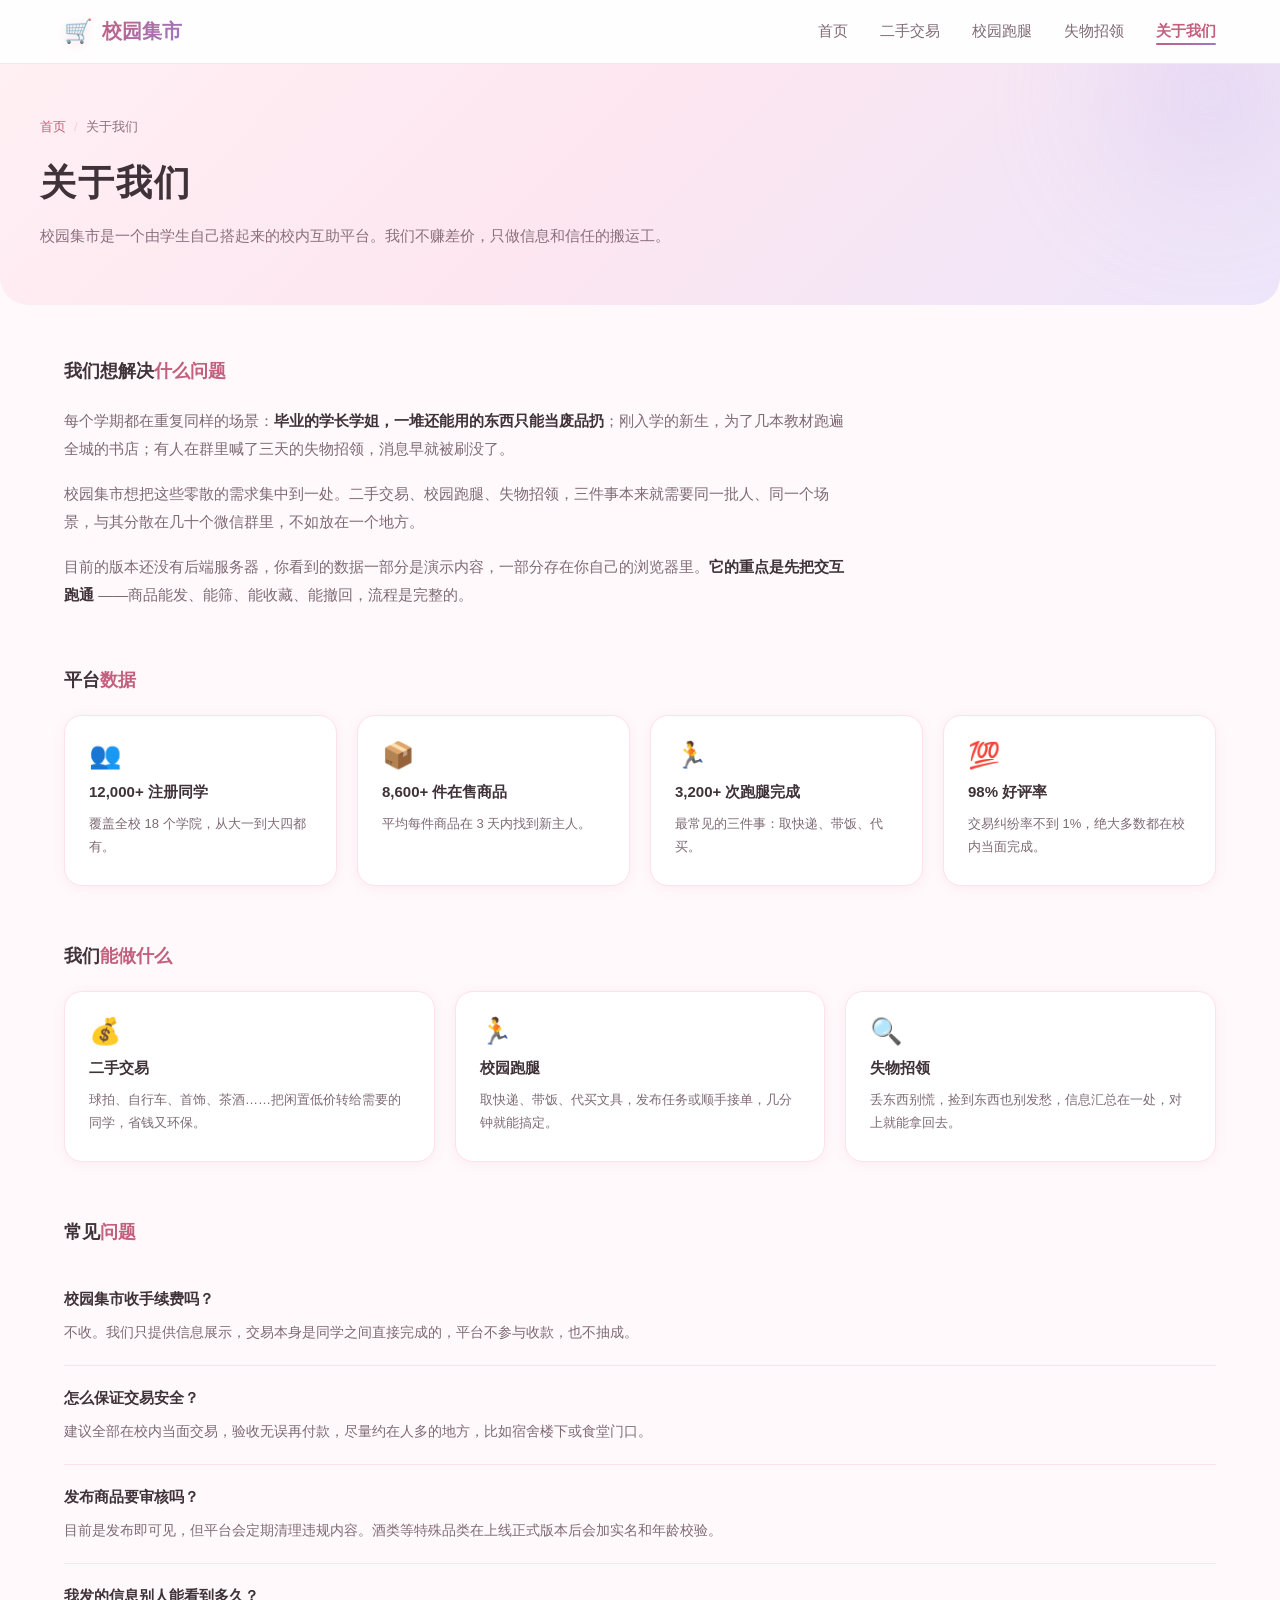
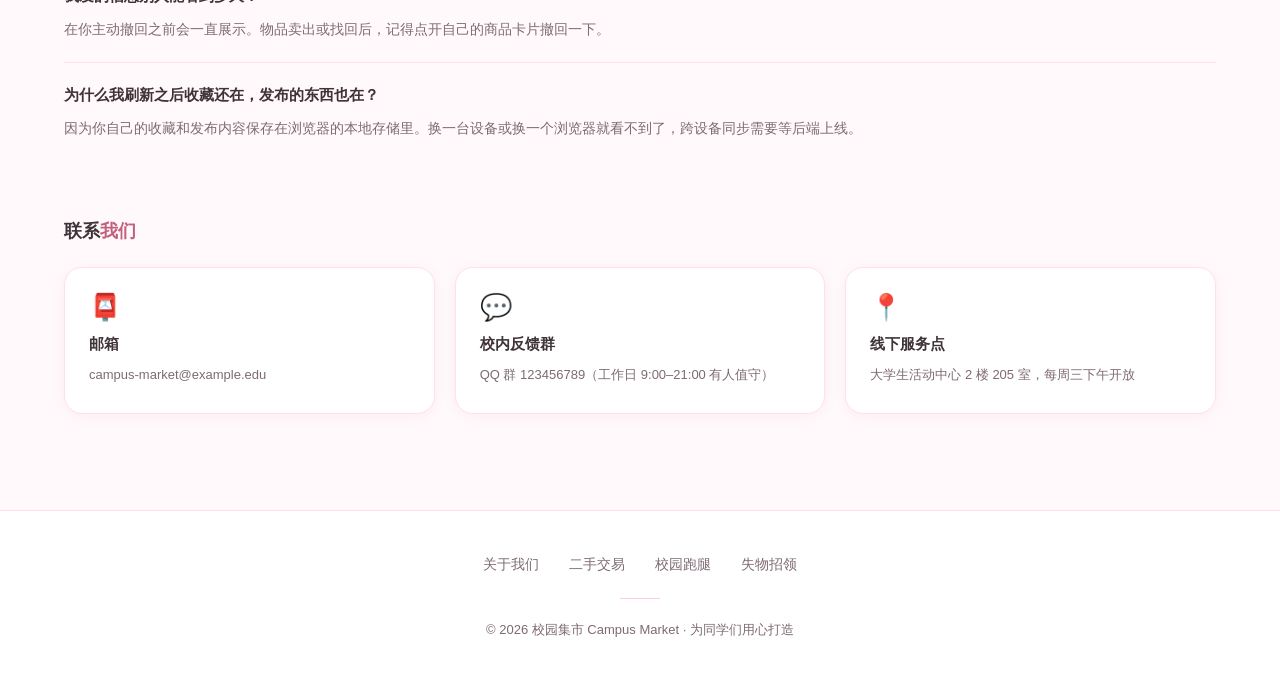
<file: about.html>
<!DOCTYPE html>
<!-- 声明文档类型为 HTML5，浏览器会以“标准模式”渲染页面 -->
<html lang="zh-CN">
<head>
    <meta charset="UTF-8">
    <meta name="viewport" content="width=device-width, initial-scale=1.0">
    <meta name="description" content="关于校园集市 —— 我们是谁、在做什么、怎么联系我们">
    <title>关于我们 - 校园集市</title>

    <!-- 样式表只有一份，所有页面共用 -->
    <link rel="stylesheet" href="style.css">

    <!-- 浏览器标签页上的小图标。SVG 一个文件适配所有尺寸，缩放不糊 -->
    <link rel="icon" type="image/svg+xml" href="favicon.svg">

    <!-- 手机浏览器地址栏的配色，跟着站点主题走。没有这句会是一截白条 -->
    <meta name="theme-color" content="#FFE1EA">

    <!-- 脚本：common.js 是所有页面都要的公共部分，
         后面的才是这一页专用的。defer 保证它们按书写顺序执行。 -->
    <script src="common.js" defer></script>
</head>
<body>

<header class="navbar">
        <!-- 用一个容器把内容限制在最大宽度内并水平居中，内容不会贴到屏幕两边 -->
        <div class="nav-container">

            <!-- Logo 区域：点击可以回到首页 -->
            <a href="index.html" class="logo">
                <span class="logo-icon">🛒</span>
                <!-- 这个 span 里的文字会被 CSS 做成“粉紫渐变文字” -->
                <span class="logo-text">校园集市</span>
            </a>

            <!-- <nav> 表示“导航”区域，<ul> 是无序列表，<li> 是列表项 -->
            <nav class="nav-wrap">
                <ul class="nav-menu">
                    <!-- class="active" 用来标记“当前所在页面”，CSS 会给它加下划线。
                         每个页面把自己的那一个改成 active 即可，
                         这样用户一眼就知道自己在哪儿。 -->
                    <li><a href="index.html">首页</a></li>
                    <li><a href="goods.html">二手交易</a></li>
                    <li><a href="errand.html">校园跑腿</a></li>
                    <li><a href="lost.html">失物招领</a></li>
                    <li><a href="about.html" class="active">关于我们</a></li>
                </ul>
            </nav>

        </div>
    </header>

    <main>

        <section class="page-hero">
            <div class="page-hero-inner">
                <nav class="breadcrumb" aria-label="当前位置">
                    <a href="index.html">首页</a>
                    <span class="breadcrumb-sep" aria-hidden="true">/</span>
                    <span aria-current="page">关于我们</span>
                </nav>
                <h1 class="page-title">关于我们</h1>
                <p class="page-desc">校园集市是一个由学生自己搭起来的校内互助平台。我们不赚差价，只做信息和信任的搬运工。</p>
            </div>
        </section>

        <section class="page-main">

            <div class="page-block">
                <h2 class="block-title">我们想解决<span>什么问题</span></h2>
                <div class="prose">
                    <p>每个学期都在重复同样的场景：<strong>毕业的学长学姐，一堆还能用的东西只能当废品扔</strong>；刚入学的新生，为了几本教材跑遍全城的书店；有人在群里喊了三天的失物招领，消息早就被刷没了。</p>
                    <p>校园集市想把这些零散的需求集中到一处。二手交易、校园跑腿、失物招领，三件事本来就需要同一批人、同一个场景，与其分散在几十个微信群里，不如放在一个地方。</p>
                    <p>目前的版本还没有后端服务器，你看到的数据一部分是演示内容，一部分存在你自己的浏览器里。<strong>它的重点是先把交互跑通</strong> ——商品能发、能筛、能收藏、能撤回，流程是完整的。</p>
                </div>
            </div>

            <div class="page-block">
                <h2 class="block-title">平台<span>数据</span></h2>
                <div class="info-grid">
                    <div class="info-card">
                        <div class="info-card-icon" aria-hidden="true">👥</div>
                        <h3 class="info-card-title">12,000+ 注册同学</h3>
                        <p class="info-card-text">覆盖全校 18 个学院，从大一到大四都有。</p>
                    </div>
                    <div class="info-card">
                        <div class="info-card-icon" aria-hidden="true">📦</div>
                        <h3 class="info-card-title">8,600+ 件在售商品</h3>
                        <p class="info-card-text">平均每件商品在 3 天内找到新主人。</p>
                    </div>
                    <div class="info-card">
                        <div class="info-card-icon" aria-hidden="true">🏃</div>
                        <h3 class="info-card-title">3,200+ 次跑腿完成</h3>
                        <p class="info-card-text">最常见的三件事：取快递、带饭、代买。</p>
                    </div>
                    <div class="info-card">
                        <div class="info-card-icon" aria-hidden="true">💯</div>
                        <h3 class="info-card-title">98% 好评率</h3>
                        <p class="info-card-text">交易纠纷率不到 1%，绝大多数都在校内当面完成。</p>
                    </div>
                </div>
            </div>

            <div class="page-block">
                <h2 class="block-title">我们<span>能做什么</span></h2>
                <div class="info-grid">
                    <div class="info-card">
                        <div class="info-card-icon" aria-hidden="true">💰</div>
                        <h3 class="info-card-title">二手交易</h3>
                        <p class="info-card-text">球拍、自行车、首饰、茶酒……把闲置低价转给需要的同学，省钱又环保。</p>
                    </div>
                    <div class="info-card">
                        <div class="info-card-icon" aria-hidden="true">🏃</div>
                        <h3 class="info-card-title">校园跑腿</h3>
                        <p class="info-card-text">取快递、带饭、代买文具，发布任务或顺手接单，几分钟就能搞定。</p>
                    </div>
                    <div class="info-card">
                        <div class="info-card-icon" aria-hidden="true">🔍</div>
                        <h3 class="info-card-title">失物招领</h3>
                        <p class="info-card-text">丢东西别慌，捡到东西也别发愁，信息汇总在一处，对上就能拿回去。</p>
                    </div>
                </div>
            </div>

            <div class="page-block">
                <h2 class="block-title">常见<span>问题</span></h2>
                <div class="faq-item">
                    <h3 class="faq-q">校园集市收手续费吗？</h3>
                    <p class="faq-a">不收。我们只提供信息展示，交易本身是同学之间直接完成的，平台不参与收款，也不抽成。</p>
                </div>
                <div class="faq-item">
                    <h3 class="faq-q">怎么保证交易安全？</h3>
                    <p class="faq-a">建议全部在校内当面交易，验收无误再付款，尽量约在人多的地方，比如宿舍楼下或食堂门口。</p>
                </div>
                <div class="faq-item">
                    <h3 class="faq-q">发布商品要审核吗？</h3>
                    <p class="faq-a">目前是发布即可见，但平台会定期清理违规内容。酒类等特殊品类在上线正式版本后会加实名和年龄校验。</p>
                </div>
                <div class="faq-item">
                    <h3 class="faq-q">我发的信息别人能看到多久？</h3>
                    <p class="faq-a">在你主动撤回之前会一直展示。物品卖出或找回后，记得点开自己的商品卡片撤回一下。</p>
                </div>
                <div class="faq-item">
                    <h3 class="faq-q">为什么我刷新之后收藏还在，发布的东西也在？</h3>
                    <p class="faq-a">因为你自己的收藏和发布内容保存在浏览器的本地存储里。换一台设备或换一个浏览器就看不到了，跨设备同步需要等后端上线。</p>
                </div>
            </div>

            <div class="page-block">
                <h2 class="block-title">联系<span>我们</span></h2>
                <div class="info-grid">
                    <div class="info-card">
                        <div class="info-card-icon" aria-hidden="true">📮</div>
                        <h3 class="info-card-title">邮箱</h3>
                        <p class="info-card-text">campus-market@example.edu</p>
                    </div>
                    <div class="info-card">
                        <div class="info-card-icon" aria-hidden="true">💬</div>
                        <h3 class="info-card-title">校内反馈群</h3>
                        <p class="info-card-text">QQ 群 123456789（工作日 9:00–21:00 有人值守）</p>
                    </div>
                    <div class="info-card">
                        <div class="info-card-icon" aria-hidden="true">📍</div>
                        <h3 class="info-card-title">线下服务点</h3>
                        <p class="info-card-text">大学生活动中心 2 楼 205 室，每周三下午开放</p>
                    </div>
                </div>
            </div>

        </section>

    </main>

<div class="toast-wrap" id="toastWrap" aria-live="polite"></div>



<footer class="footer">
        <div class="footer-container">

            <!-- 页脚文字链接：可以复用导航菜单的思路，也是一组 <ul> + <li> -->
            <ul class="footer-links">
                <li><a href="about.html">关于我们</a></li>
                <li><a href="goods.html">二手交易</a></li>
                <li><a href="errand.html">校园跑腿</a></li>
                <li><a href="lost.html">失物招领</a></li>
            </ul>

            <!-- 版权信息：&copy; 是 HTML 实体，显示出来就是 © 符号 -->
            <p class="footer-copyright">
                &copy; 2026 校园集市 Campus Market · 为同学们用心打造
            </p>

        </div>
    </footer>

    <!-- 回到顶部。滚过一屏才出现，点一下平滑滚回去，逻辑在 common.js 里 -->
    <button type="button" class="to-top" id="toTop" aria-label="回到顶部">
        <span aria-hidden="true">↑</span>
    </button>

</body>
</html>
</file>
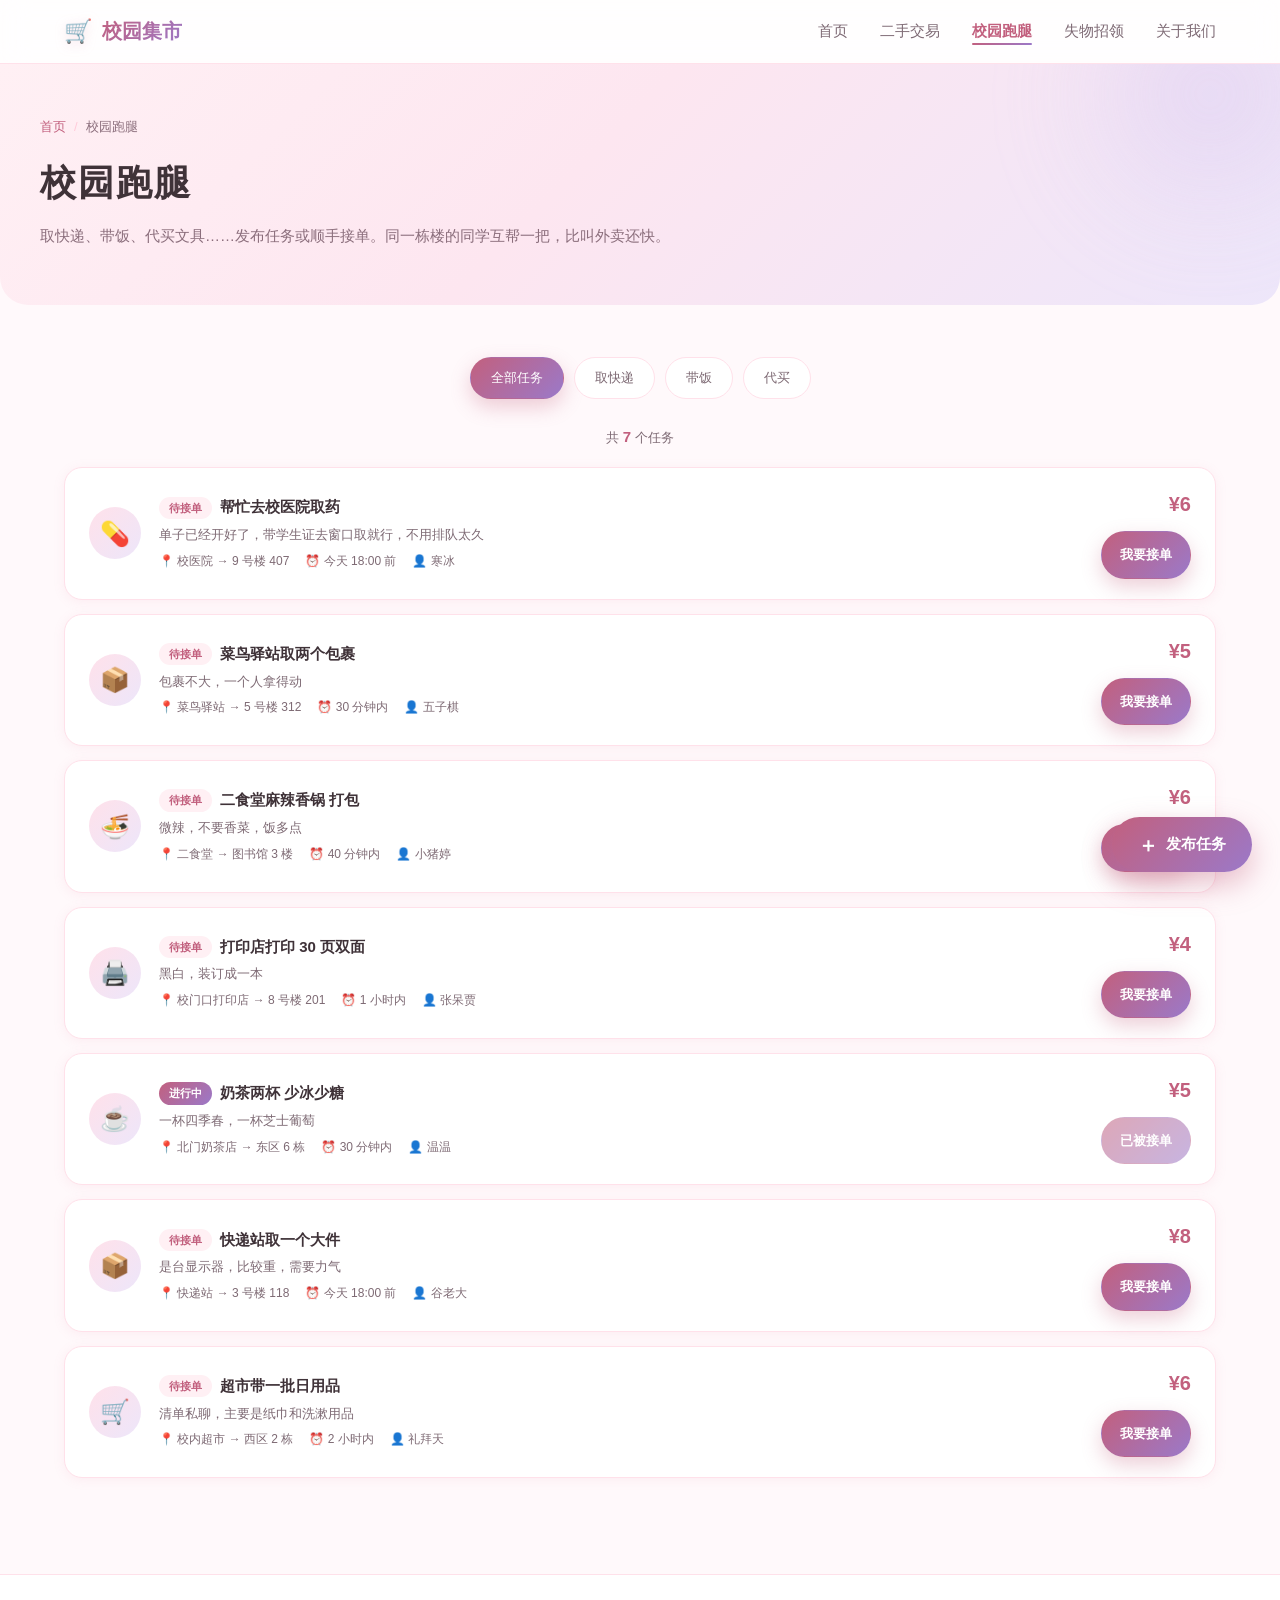
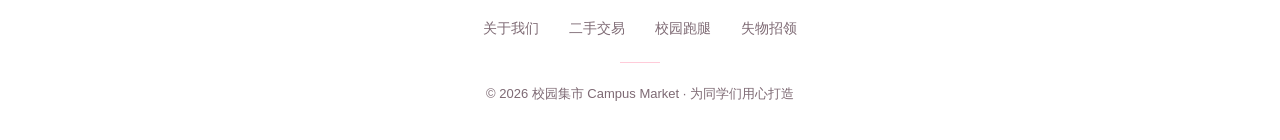
<file: errand.html>
<!DOCTYPE html>
<!-- 声明文档类型为 HTML5，浏览器会以“标准模式”渲染页面 -->
<html lang="zh-CN">
<head>
    <meta charset="UTF-8">
    <meta name="viewport" content="width=device-width, initial-scale=1.0">
    <meta name="description" content="校园集市校园跑腿 —— 取快递、带饭、代买，同学之间互相帮忙">
    <title>校园跑腿 - 校园集市</title>

    <!-- 样式表只有一份，所有页面共用 -->
    <link rel="stylesheet" href="style.css">

    <!-- 浏览器标签页上的小图标。SVG 一个文件适配所有尺寸，缩放不糊 -->
    <link rel="icon" type="image/svg+xml" href="favicon.svg">

    <!-- 手机浏览器地址栏的配色，跟着站点主题走。没有这句会是一截白条 -->
    <meta name="theme-color" content="#FFE1EA">

    <!-- 脚本：common.js 是所有页面都要的公共部分，
         后面的才是这一页专用的。defer 保证它们按书写顺序执行。 -->
    <script src="common.js" defer></script>
    <script src="chat.js" defer></script>
    <script src="errand.js" defer></script>
</head>
<body>

<header class="navbar">
        <!-- 用一个容器把内容限制在最大宽度内并水平居中，内容不会贴到屏幕两边 -->
        <div class="nav-container">

            <!-- Logo 区域：点击可以回到首页 -->
            <a href="index.html" class="logo">
                <span class="logo-icon">🛒</span>
                <!-- 这个 span 里的文字会被 CSS 做成“粉紫渐变文字” -->
                <span class="logo-text">校园集市</span>
            </a>

            <!-- <nav> 表示“导航”区域，<ul> 是无序列表，<li> 是列表项 -->
            <nav class="nav-wrap">
                <ul class="nav-menu">
                    <!-- class="active" 用来标记“当前所在页面”，CSS 会给它加下划线。
                         每个页面把自己的那一个改成 active 即可，
                         这样用户一眼就知道自己在哪儿。 -->
                    <li><a href="index.html">首页</a></li>
                    <li><a href="goods.html">二手交易</a></li>
                    <li><a href="errand.html" class="active">校园跑腿</a></li>
                    <li><a href="lost.html">失物招领</a></li>
                    <li><a href="about.html">关于我们</a></li>
                </ul>
            </nav>

        </div>
    </header>

    <main>

        <section class="page-hero">
            <div class="page-hero-inner">
                <nav class="breadcrumb" aria-label="当前位置">
                    <a href="index.html">首页</a>
                    <span class="breadcrumb-sep" aria-hidden="true">/</span>
                    <span aria-current="page">校园跑腿</span>
                </nav>
                <h1 class="page-title">校园跑腿</h1>
                <p class="page-desc">取快递、带饭、代买文具……发布任务或顺手接单。同一栋楼的同学互帮一把，比叫外卖还快。</p>
            </div>
        </section>

        <section class="page-main">

            <div class="chip-row">
                <button type="button" class="chip is-active" data-type="all" aria-pressed="true">全部任务</button>
                <button type="button" class="chip" data-type="取快递" aria-pressed="false">取快递</button>
                <button type="button" class="chip" data-type="带饭" aria-pressed="false">带饭</button>
                <button type="button" class="chip" data-type="代买" aria-pressed="false">代买</button>
            </div>

            <p class="result-line">共 <strong id="resultCount">7</strong> 个任务</p>

            <ul class="list-stack" id="taskList">

                <li class="list-card" data-type="代买" data-id="task-7">
                    <div class="list-icon" aria-hidden="true">💊</div>

                    <div class="list-main">
                        <div class="list-head">
                            <span class="list-badge">待接单</span>
                            <h3 class="list-title">帮忙去校医院取药</h3>
                        </div>
                        <p class="list-desc">单子已经开好了，带学生证去窗口取就行，不用排队太久</p>
                        <div class="list-meta">
                            <span>📍 校医院 → 9 号楼 407</span>
                            <span>⏰ 今天 18:00 前</span>
                            <span>👤 寒冰</span>
                        </div>
                    </div>

                    <div class="list-side">
                        <span class="list-price">¥6</span>
                        <button type="button" class="btn btn--primary btn--sm take-btn">我要接单</button>
                    </div>
                </li>

                <li class="list-card" data-type="取快递" data-id="task-1">
                    <div class="list-icon" aria-hidden="true">📦</div>

                    <div class="list-main">
                        <div class="list-head">
                            <span class="list-badge">待接单</span>
                            <h3 class="list-title">菜鸟驿站取两个包裹</h3>
                        </div>
                        <p class="list-desc">包裹不大，一个人拿得动</p>
                        <div class="list-meta">
                            <span>📍 菜鸟驿站 → 5 号楼 312</span>
                            <span>⏰ 30 分钟内</span>
                            <span>👤 五子棋</span>
                        </div>
                    </div>

                    <div class="list-side">
                        <span class="list-price">¥5</span>
                        <button type="button" class="btn btn--primary btn--sm take-btn">我要接单</button>
                    </div>
                </li>

                <li class="list-card" data-type="带饭" data-id="task-2">
                    <div class="list-icon" aria-hidden="true">🍜</div>

                    <div class="list-main">
                        <div class="list-head">
                            <span class="list-badge">待接单</span>
                            <h3 class="list-title">二食堂麻辣香锅 打包</h3>
                        </div>
                        <p class="list-desc">微辣，不要香菜，饭多点</p>
                        <div class="list-meta">
                            <span>📍 二食堂 → 图书馆 3 楼</span>
                            <span>⏰ 40 分钟内</span>
                            <span>👤 小猪婷</span>
                        </div>
                    </div>

                    <div class="list-side">
                        <span class="list-price">¥6</span>
                        <button type="button" class="btn btn--primary btn--sm take-btn">我要接单</button>
                    </div>
                </li>

                <li class="list-card" data-type="代买" data-id="task-3">
                    <div class="list-icon" aria-hidden="true">🖨️</div>

                    <div class="list-main">
                        <div class="list-head">
                            <span class="list-badge">待接单</span>
                            <h3 class="list-title">打印店打印 30 页双面</h3>
                        </div>
                        <p class="list-desc">黑白，装订成一本</p>
                        <div class="list-meta">
                            <span>📍 校门口打印店 → 8 号楼 201</span>
                            <span>⏰ 1 小时内</span>
                            <span>👤 张呆贾</span>
                        </div>
                    </div>

                    <div class="list-side">
                        <span class="list-price">¥4</span>
                        <button type="button" class="btn btn--primary btn--sm take-btn">我要接单</button>
                    </div>
                </li>

                <li class="list-card" data-type="带饭" data-id="task-4">
                    <div class="list-icon" aria-hidden="true">☕</div>

                    <div class="list-main">
                        <div class="list-head">
                            <span class="list-badge list-badge--busy">进行中</span>
                            <h3 class="list-title">奶茶两杯 少冰少糖</h3>
                        </div>
                        <p class="list-desc">一杯四季春，一杯芝士葡萄</p>
                        <div class="list-meta">
                            <span>📍 北门奶茶店 → 东区 6 栋</span>
                            <span>⏰ 30 分钟内</span>
                            <span>👤 温温</span>
                        </div>
                    </div>

                    <div class="list-side">
                        <span class="list-price">¥5</span>
                        <button type="button" class="btn btn--primary btn--sm take-btn" disabled>已被接单</button>
                    </div>
                </li>

                <li class="list-card" data-type="取快递" data-id="task-5">
                    <div class="list-icon" aria-hidden="true">📦</div>

                    <div class="list-main">
                        <div class="list-head">
                            <span class="list-badge">待接单</span>
                            <h3 class="list-title">快递站取一个大件</h3>
                        </div>
                        <p class="list-desc">是台显示器，比较重，需要力气</p>
                        <div class="list-meta">
                            <span>📍 快递站 → 3 号楼 118</span>
                            <span>⏰ 今天 18:00 前</span>
                            <span>👤 谷老大</span>
                        </div>
                    </div>

                    <div class="list-side">
                        <span class="list-price">¥8</span>
                        <button type="button" class="btn btn--primary btn--sm take-btn">我要接单</button>
                    </div>
                </li>

                <li class="list-card" data-type="代买" data-id="task-6">
                    <div class="list-icon" aria-hidden="true">🛒</div>

                    <div class="list-main">
                        <div class="list-head">
                            <span class="list-badge">待接单</span>
                            <h3 class="list-title">超市带一批日用品</h3>
                        </div>
                        <p class="list-desc">清单私聊，主要是纸巾和洗漱用品</p>
                        <div class="list-meta">
                            <span>📍 校内超市 → 西区 2 栋</span>
                            <span>⏰ 2 小时内</span>
                            <span>👤 礼拜天</span>
                        </div>
                    </div>

                    <div class="list-side">
                        <span class="list-price">¥6</span>
                        <button type="button" class="btn btn--primary btn--sm take-btn">我要接单</button>
                    </div>
                </li>

            </ul>

            <div class="empty-state" id="emptyState" hidden>
                <div class="empty-icon">📭</div>
                <p class="empty-title">这个类型暂时没有任务</p>
                <p class="empty-desc">换个类型看看，或者自己发布一个</p>
                <button type="button" class="empty-btn" id="emptyResetBtn">查看全部任务</button>
            </div>

        </section>

    </main>

    <button type="button" class="fab" id="publishBtn">
        <span class="fab-plus" aria-hidden="true">＋</span>
        <span>发布任务</span>
    </button>
<div class="toast-wrap" id="toastWrap" aria-live="polite"></div>

    <!-- ==================================================================
         发布任务弹窗

         跑腿任务的字段和商品完全不同（没有成色、没有原价，
         换成取送地点和期望时间），所以这个表单是单独写的，
         只沿用 .publish-form 那套样式外壳。
         ================================================================== -->
    <dialog class="publish-modal" id="publishModal">

        <button type="button" class="modal-close" aria-label="关闭弹窗">×</button>

        <form class="publish-form" id="publishForm" novalidate>

            <h2 class="publish-title">发布跑腿任务</h2>
            <p class="publish-sub">说清楚要做什么、送到哪，很快有人接</p>

            <div class="field-row">
                <div class="field">
                    <label class="field-label" for="pubType">任务类型</label>
                    <select id="pubType" class="field-input">
                        <option>取快递</option>
                        <option>带饭</option>
                        <option>代买</option>
                        <option>其他</option>
                    </select>
                </div>
                <div class="field">
                    <label class="field-label" for="pubPay">报酬 <span class="req">*</span></label>
                    <div class="input-affix">
                        <span class="affix" aria-hidden="true">¥</span>
                        <input id="pubPay" type="number" min="0" step="1" class="field-input" placeholder="0">
                    </div>
                    <p class="field-error">请填写一个大于 0 的报酬</p>
                </div>
            </div>

            <div class="field">
                <label class="field-label" for="pubTitle">任务标题 <span class="req">*</span></label>
                <input id="pubTitle" type="text" class="field-input" maxlength="30"
                       placeholder="例如：菜鸟驿站取两个包裹">
                <p class="field-error">请填写任务标题</p>
            </div>

            <div class="field">
                <label class="field-label" for="pubPlace">取送地点 <span class="req">*</span></label>
                <input id="pubPlace" type="text" class="field-input" maxlength="40"
                       placeholder="例如：菜鸟驿站 → 5 号楼 312">
                <p class="field-error">请填写取送地点</p>
            </div>

            <div class="field">
                <label class="field-label" for="pubTime">期望送达时间</label>
                <select id="pubTime" class="field-input">
                    <option>30 分钟内</option>
                    <option>1 小时内</option>
                    <option>2 小时内</option>
                    <option>今天之内</option>
                </select>
            </div>

            <div class="field">
                <label class="field-label" for="pubDesc">详细说明</label>
                <textarea id="pubDesc" class="field-input field-textarea" rows="3" maxlength="120"
                          placeholder="有什么要注意的？比如包裹大小、口味要求……"></textarea>
            </div>

            <div class="publish-actions">
                <button type="button" class="modal-btn modal-btn--ghost" data-close>取消</button>
                <button type="submit" class="modal-btn modal-btn--primary">确认发布</button>
            </div>

        </form>
    </dialog>

<footer class="footer">
        <div class="footer-container">

            <!-- 页脚文字链接：可以复用导航菜单的思路，也是一组 <ul> + <li> -->
            <ul class="footer-links">
                <li><a href="about.html">关于我们</a></li>
                <li><a href="goods.html">二手交易</a></li>
                <li><a href="errand.html">校园跑腿</a></li>
                <li><a href="lost.html">失物招领</a></li>
            </ul>

            <!-- 版权信息：&copy; 是 HTML 实体，显示出来就是 © 符号 -->
            <p class="footer-copyright">
                &copy; 2026 校园集市 Campus Market · 为同学们用心打造
            </p>

        </div>
    </footer>

    <!-- ==================================================================
         私信弹窗（点“我要接单 / 我要认领 / 我有线索”打开）
         和商品页用的是同一个组件 —— 结构、样式、脚本完全共用。
         ================================================================== -->
<dialog class="chat-modal" id="chatModal">

        <div class="chat-head">
            <!-- 头像就取名字的第一个字，不需要图片 -->
            <div class="chat-avatar" id="chatAvatar" aria-hidden="true">卖</div>

            <div class="chat-who">
                <h2 class="chat-name" id="chatName">卖家</h2>
                <p class="chat-sub" id="chatSub">校园集市私信</p>
            </div>

            <button type="button" class="chat-close" id="chatClose" aria-label="关闭私信">×</button>
        </div>

        <!-- role="log" 是给读屏软件的信号：
             “这是一串会不断往下追加的消息流，有新消息就念出来”。 -->
        <ul class="chat-list" id="chatList" role="log" aria-label="聊天记录"></ul>

        <!-- 快捷短语。内容由 chat.js 按场景填进来（商品 / 跑腿 / 失物 各不相同），
             所以这里只留一个空容器。 -->
        <div class="chat-quick" id="chatQuick"></div>

        <form class="chat-form" id="chatForm">
            <input type="text" class="chat-input" id="chatInput" autocomplete="off"
                   placeholder="打个招呼吧，问问成色、能不能面交……" aria-label="输入消息">
            <button type="submit" class="chat-send">发送</button>
        </form>

    </dialog>

    <!-- 回到顶部。滚过一屏才出现，点一下平滑滚回去，逻辑在 common.js 里 -->
    <button type="button" class="to-top to-top--high" id="toTop" aria-label="回到顶部">
        <span aria-hidden="true">↑</span>
    </button>

</body>
</html>
</file>
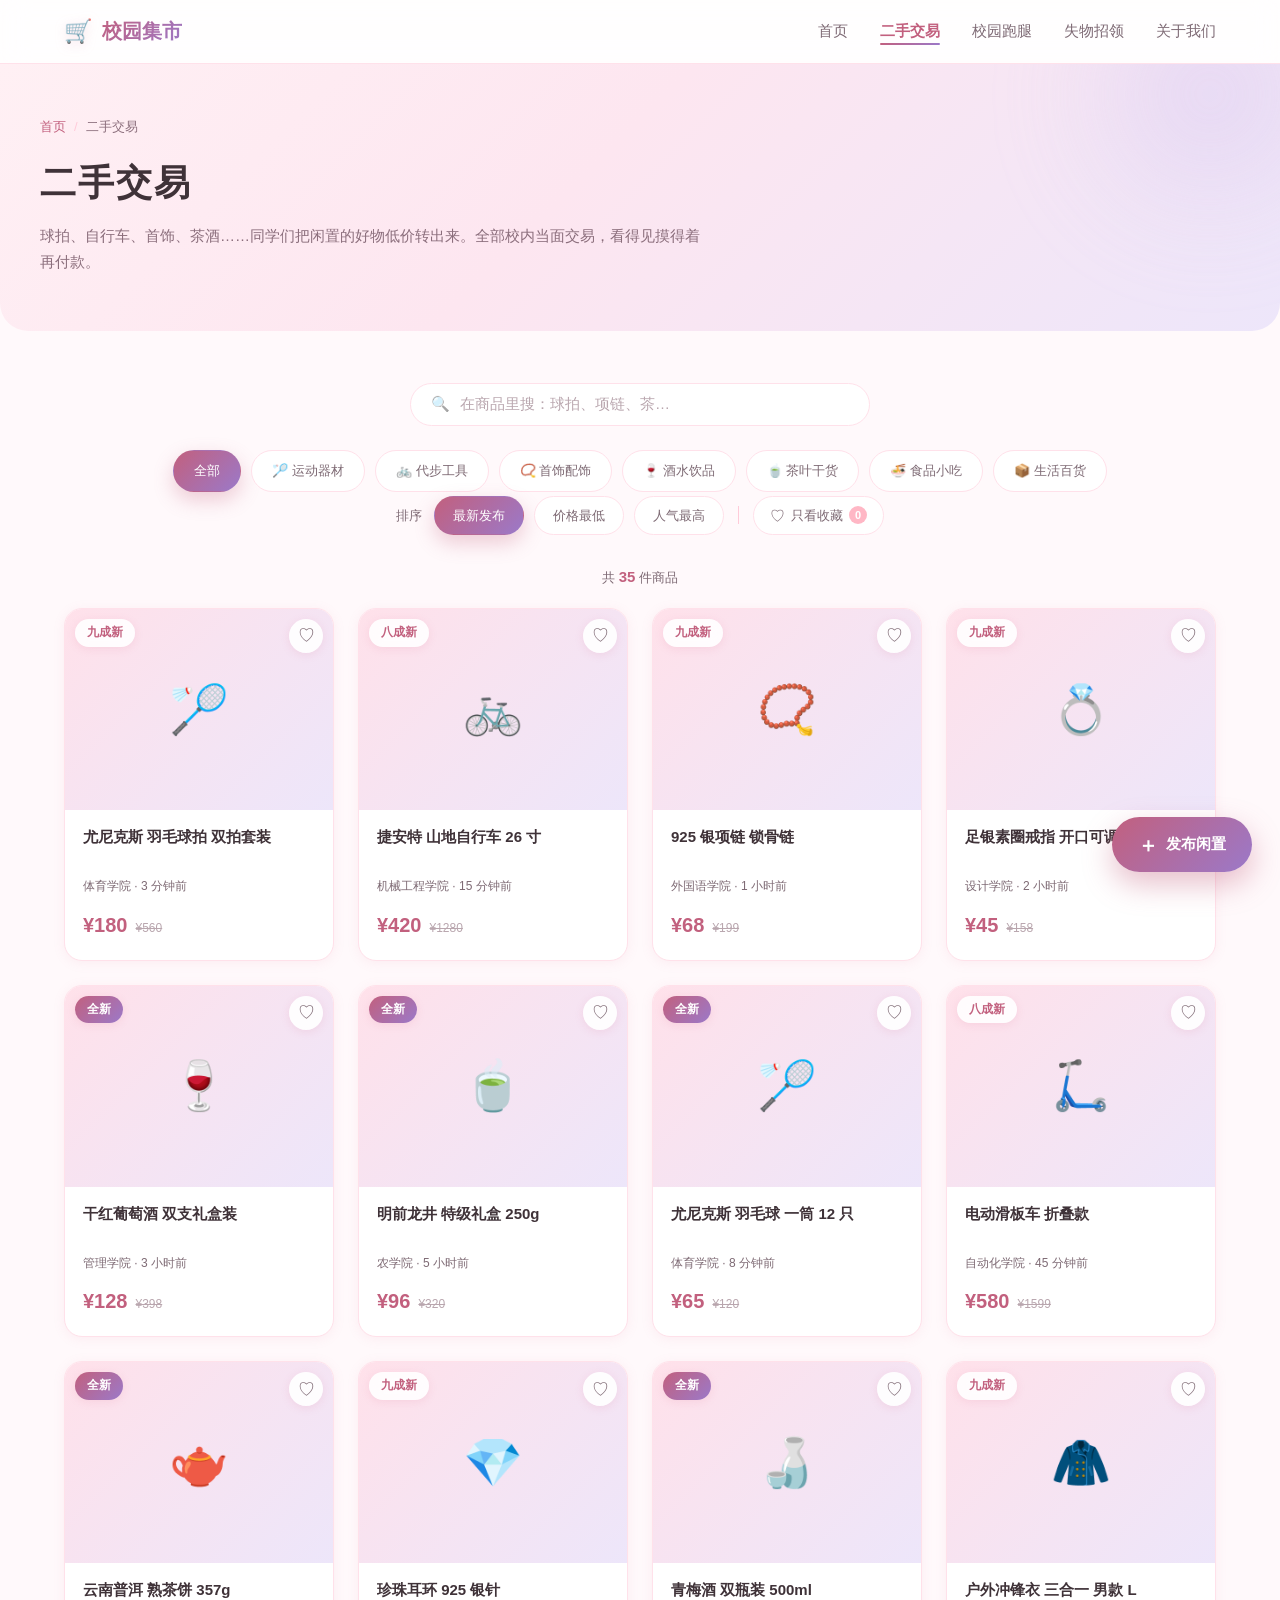
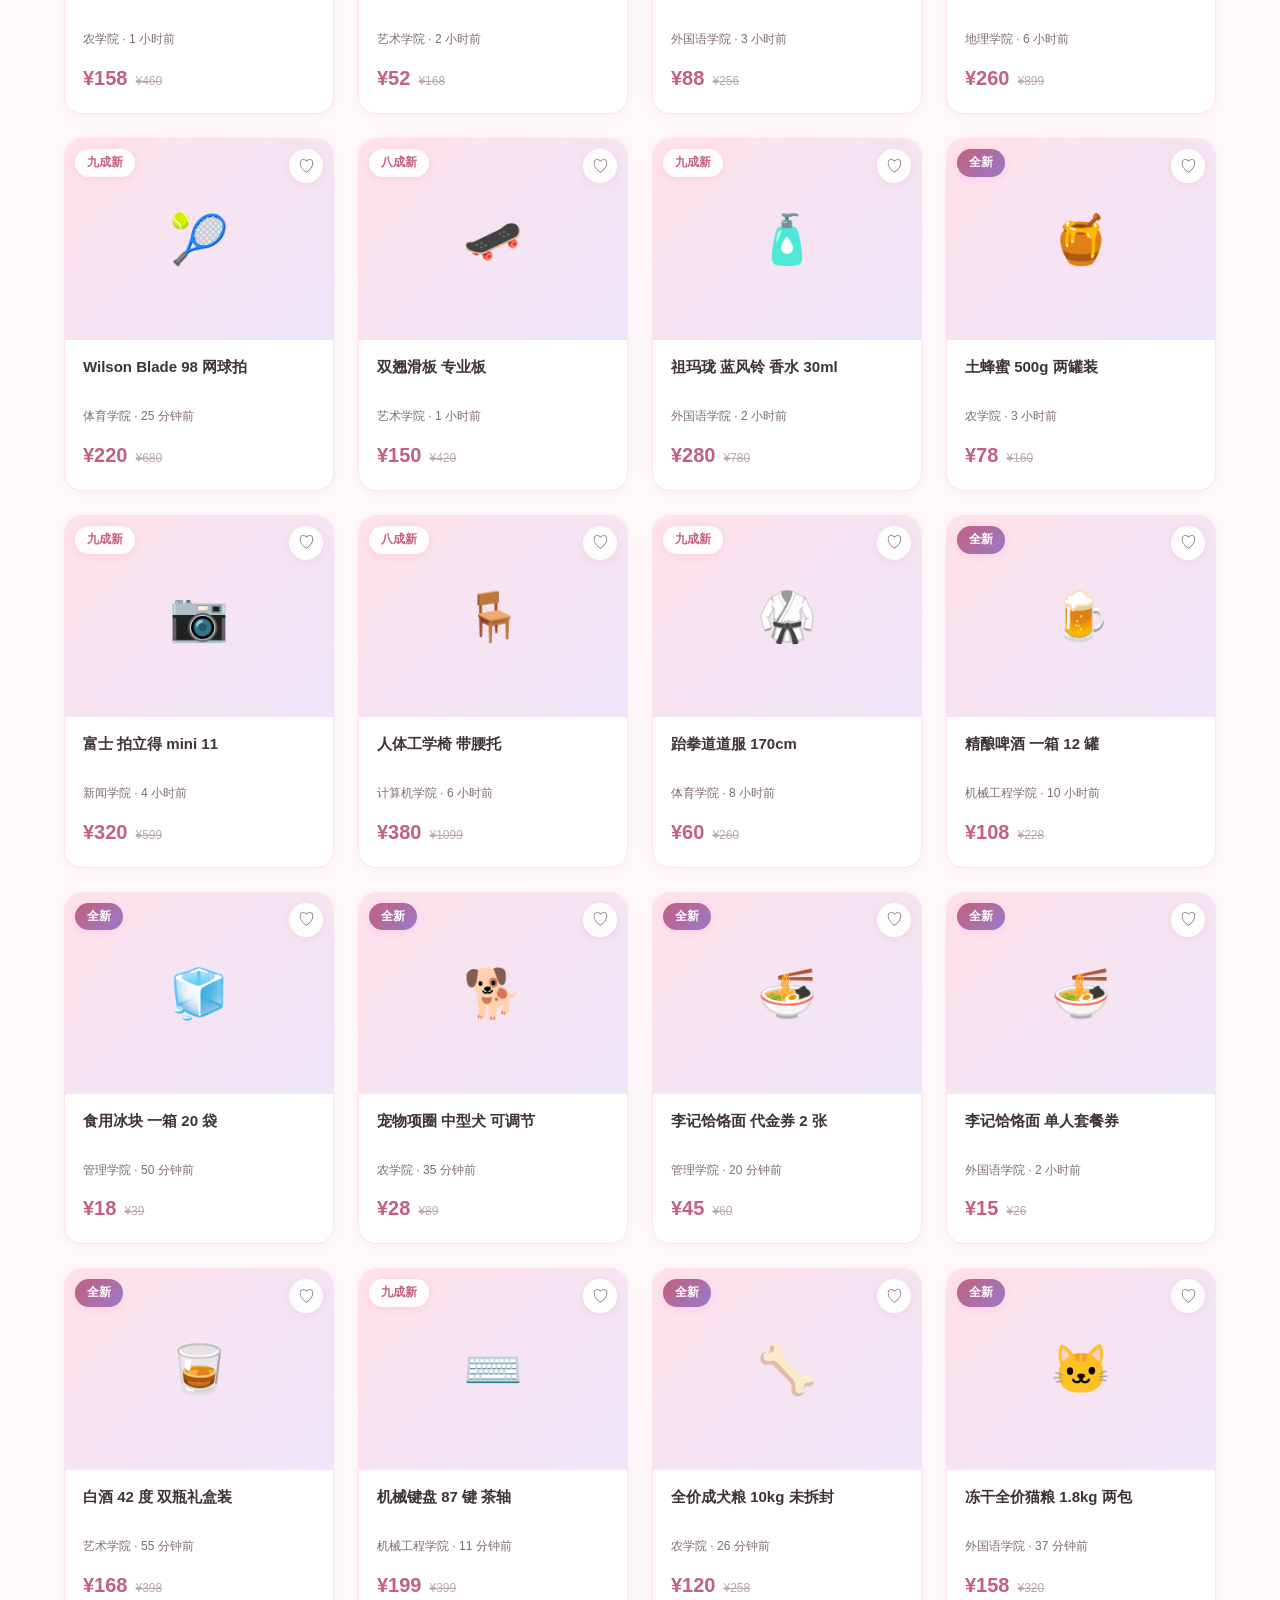
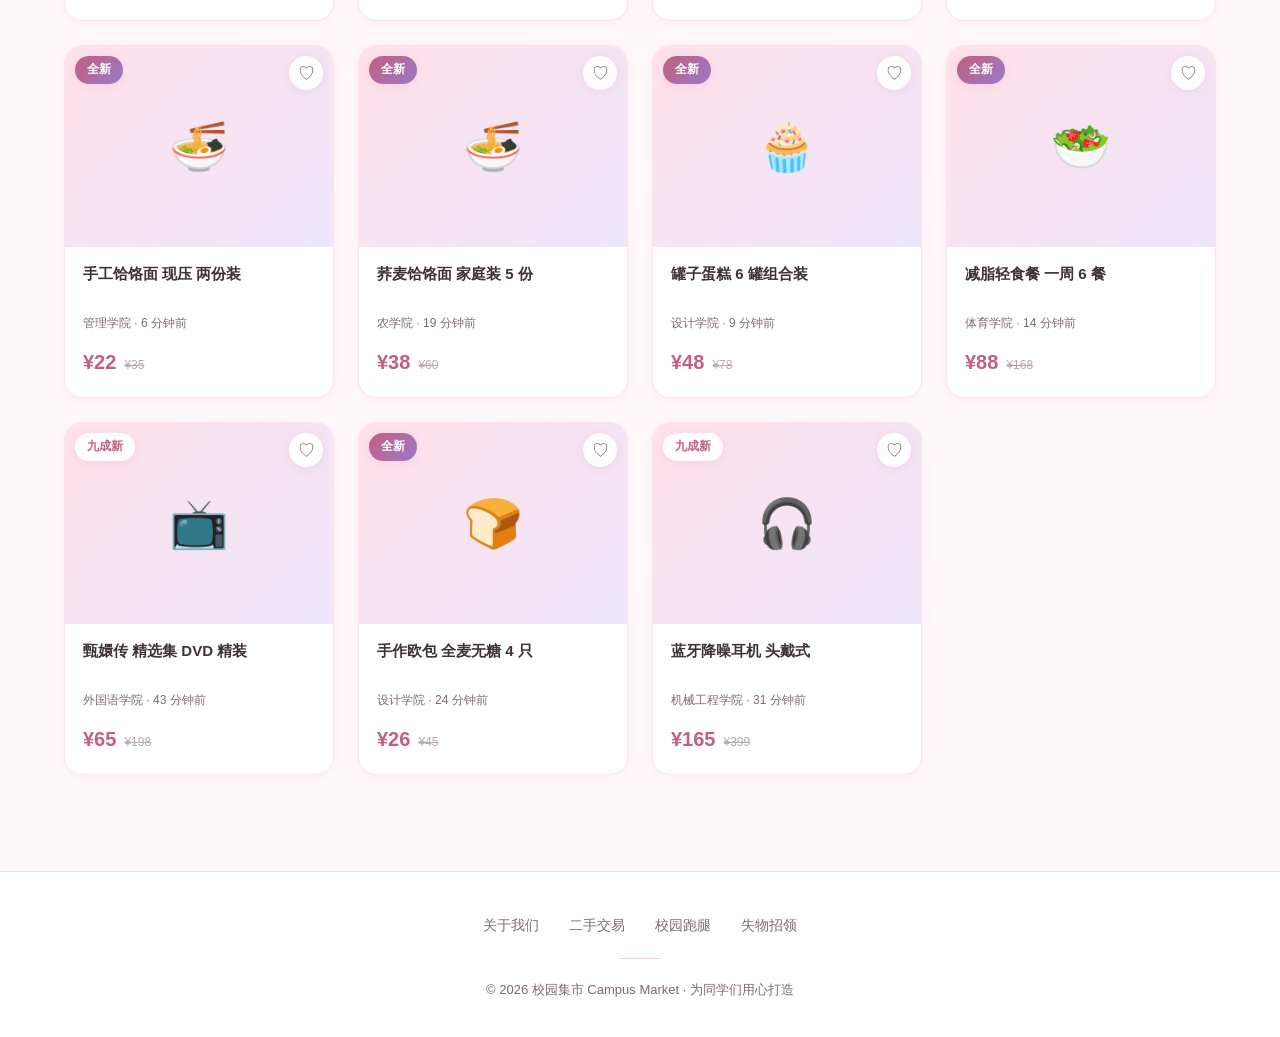
<file: goods.html>
<!DOCTYPE html>
<!-- 声明文档类型为 HTML5，浏览器会以“标准模式”渲染页面 -->
<html lang="zh-CN">
<head>
    <meta charset="UTF-8">
    <meta name="viewport" content="width=device-width, initial-scale=1.0">
    <meta name="description" content="校园集市二手交易区 —— 同学们发布的正版闲置好物">
    <title>二手交易 - 校园集市</title>

    <!-- 样式表只有一份，所有页面共用 -->
    <link rel="stylesheet" href="style.css">

    <!-- 浏览器标签页上的小图标。SVG 一个文件适配所有尺寸，缩放不糊 -->
    <link rel="icon" type="image/svg+xml" href="favicon.svg">

    <!-- 手机浏览器地址栏的配色，跟着站点主题走。没有这句会是一截白条 -->
    <meta name="theme-color" content="#FFE1EA">

    <!-- 脚本：common.js 是所有页面都要的公共部分，
         后面的才是这一页专用的。defer 保证它们按书写顺序执行。 -->
    <script src="common.js" defer></script>
    <script src="chat.js" defer></script>
    <script src="goods.js" defer></script>
</head>
<body>

<header class="navbar">
        <!-- 用一个容器把内容限制在最大宽度内并水平居中，内容不会贴到屏幕两边 -->
        <div class="nav-container">

            <!-- Logo 区域：点击可以回到首页 -->
            <a href="index.html" class="logo">
                <span class="logo-icon">🛒</span>
                <!-- 这个 span 里的文字会被 CSS 做成“粉紫渐变文字” -->
                <span class="logo-text">校园集市</span>
            </a>

            <!-- <nav> 表示“导航”区域，<ul> 是无序列表，<li> 是列表项 -->
            <nav class="nav-wrap">
                <ul class="nav-menu">
                    <!-- class="active" 用来标记“当前所在页面”，CSS 会给它加下划线。
                         每个页面把自己的那一个改成 active 即可，
                         这样用户一眼就知道自己在哪儿。 -->
                    <li><a href="index.html">首页</a></li>
                    <li><a href="goods.html" class="active">二手交易</a></li>
                    <li><a href="errand.html">校园跑腿</a></li>
                    <li><a href="lost.html">失物招领</a></li>
                    <li><a href="about.html">关于我们</a></li>
                </ul>
            </nav>

        </div>
    </header>

    <main>

        <section class="page-hero">
            <div class="page-hero-inner">
                <nav class="breadcrumb" aria-label="当前位置">
                    <a href="index.html">首页</a>
                    <span class="breadcrumb-sep" aria-hidden="true">/</span>
                    <span aria-current="page">二手交易</span>
                </nav>
                <h1 class="page-title">二手交易</h1>
                <p class="page-desc">球拍、自行车、首饰、茶酒……同学们把闲置的好物低价转出来。全部校内当面交易，看得见摸得着再付款。</p>
            </div>
        </section>

        <section class="page-main">

            <!-- 列表页自带的搜索框。

                 它是“筛选工具”，不是“全站入口”——
                 首页 Hero 里那个搜索框负责把用户带过来，这个负责在 21 件商品里找特定的那一件。
                 输入框的 class 故意用了和首页一样的 search-input，
                 这样 goods.js 里“清空筛选”那句就能顺带把它也清掉，不用单独写。 -->
            <div class="list-search">
                <span class="list-search-icon" aria-hidden="true">🔍</span>
                <input type="text" class="search-input" id="goodsSearch" autocomplete="off"
                       placeholder="在商品里搜：球拍、项链、茶…" aria-label="搜索商品">
            </div>

            <!-- 分类筛选。chip 上的 data-category
                 要和商品卡片上的 data-category 对得上，筛选才生效。 -->
                        <div class="chip-row">
                <button type="button" class="chip is-active" data-category="all" aria-pressed="true">全部</button>
                <button type="button" class="chip" data-category="运动器材" aria-pressed="false">🏸 运动器材</button>
                <button type="button" class="chip" data-category="代步工具" aria-pressed="false">🚲 代步工具</button>
                <button type="button" class="chip" data-category="首饰配饰" aria-pressed="false">📿 首饰配饰</button>
                <button type="button" class="chip" data-category="酒水饮品" aria-pressed="false">🍷 酒水饮品</button>
                <button type="button" class="chip" data-category="茶叶干货" aria-pressed="false">🍵 茶叶干货</button>
                <button type="button" class="chip" data-category="食品小吃" aria-pressed="false">🍜 食品小吃</button>
                <button type="button" class="chip" data-category="生活百货" aria-pressed="false">📦 生活百货</button>
            </div>

            <!-- 排序 + 只看收藏（和首页同一套结构，goods.js 会自动接管） -->
            <div class="goods-toolbar">
                <span class="toolbar-label">排序</span>
                <button type="button" class="sort-btn is-active" aria-pressed="true"  data-sort="time">最新发布</button>
                <button type="button" class="sort-btn" aria-pressed="false" data-sort="price">价格最低</button>
                <button type="button" class="sort-btn" aria-pressed="false" data-sort="hot">人气最高</button>

                <span class="toolbar-divider" aria-hidden="true"></span>

                <button type="button" class="fav-filter" id="favFilterBtn" aria-pressed="false">
                    <span class="fav-filter-heart" aria-hidden="true">♡</span>
                    <span>只看收藏</span>
                    <span class="fav-count" id="favCount">0</span>
                </button>
            </div>

            <p class="result-line">共 <strong id="resultCount">35</strong> 件商品</p>

            <div class="filter-tip" id="filterTip" hidden>
                <span id="filterTipText"></span>
                <button type="button" class="filter-clear" id="filterClearBtn">清除筛选</button>
            </div>

            <div class="goods-grid">

                <article class="goods-card"
                         tabindex="0"
                         aria-haspopup="dialog"
                         data-id="demo-1"
                         data-category="运动器材"
                         data-time="3" data-price="180" data-hot="328"
                         data-seller="五子棋"
                         data-desc="大一买的，打了一个学期，拍面无磕碰，手柄胶刚换过新的。附送拍包和两个备用吸汗带。">
                    <div class="goods-thumb">🏸</div>
                    <span class="goods-tag">九成新</span>
                    <button type="button" class="fav-btn" aria-label="收藏" aria-pressed="false">♡</button>
                    <div class="goods-body">
                        <h3 class="goods-name">尤尼克斯 羽毛球拍 双拍套装</h3>
                        <p class="goods-meta">体育学院 · 3 分钟前</p>
                        <div class="goods-foot">
                            <span class="goods-price">¥180</span>
                            <span class="goods-origin">¥560</span>
                        </div>
                    </div>
                </article>

                <article class="goods-card"
                         tabindex="0"
                         aria-haspopup="dialog"
                         data-id="demo-2"
                         data-category="代步工具"
                         data-time="15" data-price="420" data-hot="512"
                         data-seller="皇子"
                         data-desc="毕业了带不走，车况良好，刚换过刹车皮，送车锁和打气筒。只在校本部当面交易。">
                    <div class="goods-thumb">🚲</div>
                    <span class="goods-tag">八成新</span>
                    <button type="button" class="fav-btn" aria-label="收藏" aria-pressed="false">♡</button>
                    <div class="goods-body">
                        <h3 class="goods-name">捷安特 山地自行车 26 寸</h3>
                        <p class="goods-meta">机械工程学院 · 15 分钟前</p>
                        <div class="goods-foot">
                            <span class="goods-price">¥420</span>
                            <span class="goods-origin">¥1280</span>
                        </div>
                    </div>
                </article>

                <article class="goods-card"
                         tabindex="0"
                         aria-haspopup="dialog"
                         data-id="demo-3"
                         data-category="首饰配饰"
                         data-time="60" data-price="68" data-hot="276"
                         data-seller="傻尹尹"
                         data-desc="朋友送的和自己风格不搭，只戴过两次就收起来了，没有氧化发黑，附原装小盒和擦拭布。">
                    <div class="goods-thumb">📿</div>
                    <span class="goods-tag">九成新</span>
                    <button type="button" class="fav-btn" aria-label="收藏" aria-pressed="false">♡</button>
                    <div class="goods-body">
                        <h3 class="goods-name">925 银项链 锁骨链</h3>
                        <p class="goods-meta">外国语学院 · 1 小时前</p>
                        <div class="goods-foot">
                            <span class="goods-price">¥68</span>
                            <span class="goods-origin">¥199</span>
                        </div>
                    </div>
                </article>

                <article class="goods-card"
                         tabindex="0"
                         aria-haspopup="dialog"
                         data-id="demo-4"
                         data-category="首饰配饰"
                         data-time="120" data-price="45" data-hot="194"
                         data-seller="小猪婷"
                         data-desc="只戴过一两次，表面没有划痕，开口式可调节大小不挑手指。附赠绒布小袋。">
                    <div class="goods-thumb">💍</div>
                    <span class="goods-tag">九成新</span>
                    <button type="button" class="fav-btn" aria-label="收藏" aria-pressed="false">♡</button>
                    <div class="goods-body">
                        <h3 class="goods-name">足银素圈戒指 开口可调</h3>
                        <p class="goods-meta">设计学院 · 2 小时前</p>
                        <div class="goods-foot">
                            <span class="goods-price">¥45</span>
                            <span class="goods-origin">¥158</span>
                        </div>
                    </div>
                </article>

                <article class="goods-card"
                         tabindex="0"
                         aria-haspopup="dialog"
                         data-id="demo-5"
                         data-category="酒水饮品"
                         data-time="180" data-price="128" data-hot="88"
                         data-seller="时不与我"
                         data-desc="家里寄来的，自己平时不喝酒，原箱未拆封，保质期内。礼盒完好，送人也体面。">
                    <div class="goods-thumb">🍷</div>
                    <span class="goods-tag goods-tag--new">全新</span>
                    <button type="button" class="fav-btn" aria-label="收藏" aria-pressed="false">♡</button>
                    <div class="goods-body">
                        <h3 class="goods-name">干红葡萄酒 双支礼盒装</h3>
                        <p class="goods-meta">管理学院 · 3 小时前</p>
                        <div class="goods-foot">
                            <span class="goods-price">¥128</span>
                            <span class="goods-origin">¥398</span>
                        </div>
                    </div>
                </article>

                <article class="goods-card"
                         tabindex="0"
                         aria-haspopup="dialog"
                         data-id="demo-6"
                         data-category="茶叶干货"
                         data-time="300" data-price="96" data-hot="143"
                         data-seller="张呆贾"
                         data-desc="家里是茶农，今年的明前新茶，自留多了转一盒。铁罐密封包装，附手提袋，未开封。">
                    <div class="goods-thumb">🍵</div>
                    <span class="goods-tag goods-tag--new">全新</span>
                    <button type="button" class="fav-btn" aria-label="收藏" aria-pressed="false">♡</button>
                    <div class="goods-body">
                        <h3 class="goods-name">明前龙井 特级礼盒 250g</h3>
                        <p class="goods-meta">农学院 · 5 小时前</p>
                        <div class="goods-foot">
                            <span class="goods-price">¥96</span>
                            <span class="goods-origin">¥320</span>
                        </div>
                    </div>
                </article>

                <article class="goods-card"
                         tabindex="0"
                         aria-haspopup="dialog"
                         data-id="demo-7"
                         data-category="运动器材"
                         data-time="8" data-price="65" data-hot="201"
                         data-seller="谷老大"
                         data-desc="买多了，整筒未拆封，AS-05 比赛级。可以拆成两筒分着出。">
                    <div class="goods-thumb">🏸</div>
                    <span class="goods-tag goods-tag--new">全新</span>
                    <button type="button" class="fav-btn" aria-label="收藏" aria-pressed="false">♡</button>
                    <div class="goods-body">
                        <h3 class="goods-name">尤尼克斯 羽毛球 一筒 12 只</h3>
                        <p class="goods-meta">体育学院 · 8 分钟前</p>
                        <div class="goods-foot">
                            <span class="goods-price">¥65</span>
                            <span class="goods-origin">¥120</span>
                        </div>
                    </div>
                </article>

                <article class="goods-card"
                         tabindex="0"
                         aria-haspopup="dialog"
                         data-id="demo-8"
                         data-category="代步工具"
                         data-time="45" data-price="580" data-hot="367"
                         data-seller="温温"
                         data-desc="骑了一年上下课，电池健康，续航实测 20 公里左右。刚换过轮胎，送充电器和车锁。">
                    <div class="goods-thumb">🛴</div>
                    <span class="goods-tag">八成新</span>
                    <button type="button" class="fav-btn" aria-label="收藏" aria-pressed="false">♡</button>
                    <div class="goods-body">
                        <h3 class="goods-name">电动滑板车 折叠款</h3>
                        <p class="goods-meta">自动化学院 · 45 分钟前</p>
                        <div class="goods-foot">
                            <span class="goods-price">¥580</span>
                            <span class="goods-origin">¥1599</span>
                        </div>
                    </div>
                </article>

                <article class="goods-card"
                         tabindex="0"
                         aria-haspopup="dialog"
                         data-id="demo-9"
                         data-category="茶叶干货"
                         data-time="95" data-price="158" data-hot="132"
                         data-seller="礼拜天"
                         data-desc="自家存的茶，2019 年的料，一直干仓存放。原包装未拆，附茶针一把。">
                    <div class="goods-thumb">🫖</div>
                    <span class="goods-tag goods-tag--new">全新</span>
                    <button type="button" class="fav-btn" aria-label="收藏" aria-pressed="false">♡</button>
                    <div class="goods-body">
                        <h3 class="goods-name">云南普洱 熟茶饼 357g</h3>
                        <p class="goods-meta">农学院 · 1 小时前</p>
                        <div class="goods-foot">
                            <span class="goods-price">¥158</span>
                            <span class="goods-origin">¥460</span>
                        </div>
                    </div>
                </article>

                <article class="goods-card"
                         tabindex="0"
                         aria-haspopup="dialog"
                         data-id="demo-10"
                         data-category="首饰配饰"
                         data-time="150" data-price="52" data-hot="87"
                         data-seller="雅琪张"
                         data-desc="演出戴过一次，珍珠没有磨损，银针没有氧化。附赠一对备用耳堵。">
                    <div class="goods-thumb">💎</div>
                    <span class="goods-tag">九成新</span>
                    <button type="button" class="fav-btn" aria-label="收藏" aria-pressed="false">♡</button>
                    <div class="goods-body">
                        <h3 class="goods-name">珍珠耳环 925 银针</h3>
                        <p class="goods-meta">艺术学院 · 2 小时前</p>
                        <div class="goods-foot">
                            <span class="goods-price">¥52</span>
                            <span class="goods-origin">¥168</span>
                        </div>
                    </div>
                </article>

                <article class="goods-card"
                         tabindex="0"
                         aria-haspopup="dialog"
                         data-id="demo-11"
                         data-category="酒水饮品"
                         data-time="220" data-price="88" data-hot="119"
                         data-seller="茜茜"
                         data-desc="朋友送的，度数不高适合小酌，两瓶一起出。未开封，保质期还有一年半。">
                    <div class="goods-thumb">🍶</div>
                    <span class="goods-tag goods-tag--new">全新</span>
                    <button type="button" class="fav-btn" aria-label="收藏" aria-pressed="false">♡</button>
                    <div class="goods-body">
                        <h3 class="goods-name">青梅酒 双瓶装 500ml</h3>
                        <p class="goods-meta">外国语学院 · 3 小时前</p>
                        <div class="goods-foot">
                            <span class="goods-price">¥88</span>
                            <span class="goods-origin">¥256</span>
                        </div>
                    </div>
                </article>

                <article class="goods-card"
                         tabindex="0"
                         aria-haspopup="dialog"
                         data-id="demo-12"
                         data-category="生活百货"
                         data-time="400" data-price="260" data-hot="156"
                         data-seller="嫣紫赵"
                         data-desc="实习买的，就穿过两次。内胆可拆，防水涂层完好，无破损。L 码，180 左右合身。">
                    <div class="goods-thumb">🧥</div>
                    <span class="goods-tag">九成新</span>
                    <button type="button" class="fav-btn" aria-label="收藏" aria-pressed="false">♡</button>
                    <div class="goods-body">
                        <h3 class="goods-name">户外冲锋衣 三合一 男款 L</h3>
                        <p class="goods-meta">地理学院 · 6 小时前</p>
                        <div class="goods-foot">
                            <span class="goods-price">¥260</span>
                            <span class="goods-origin">¥899</span>
                        </div>
                    </div>
                </article>

                <article class="goods-card"
                         tabindex="0"
                         aria-haspopup="dialog"
                         data-id="demo-13"
                         data-category="运动器材"
                         data-time="25" data-price="220" data-hot="245"
                         data-seller="姚欣怡"
                         data-desc="打了一年多，拍框没有磕碰，网线是上个月新穿的，磅数还在。送两个避震器和一筒球。">
                    <div class="goods-thumb">🎾</div>
                    <span class="goods-tag">九成新</span>
                    <button type="button" class="fav-btn" aria-label="收藏" aria-pressed="false">♡</button>
                    <div class="goods-body">
                        <h3 class="goods-name">Wilson Blade 98 网球拍</h3>
                        <p class="goods-meta">体育学院 · 25 分钟前</p>
                        <div class="goods-foot">
                            <span class="goods-price">¥220</span>
                            <span class="goods-origin">¥680</span>
                        </div>
                    </div>
                </article>

                <article class="goods-card"
                         tabindex="0"
                         aria-haspopup="dialog"
                         data-id="demo-14"
                         data-category="运动器材"
                         data-time="70" data-price="150" data-hot="178"
                         data-seller="小猪婷"
                         data-desc="玩了半年，板面有正常使用痕迹不影响滑行，轴承刚上过油很顺。送护具一套。">
                    <div class="goods-thumb">🛹</div>
                    <span class="goods-tag">八成新</span>
                    <button type="button" class="fav-btn" aria-label="收藏" aria-pressed="false">♡</button>
                    <div class="goods-body">
                        <h3 class="goods-name">双翘滑板 专业板</h3>
                        <p class="goods-meta">艺术学院 · 1 小时前</p>
                        <div class="goods-foot">
                            <span class="goods-price">¥150</span>
                            <span class="goods-origin">¥420</span>
                        </div>
                    </div>
                </article>

                <article class="goods-card"
                         tabindex="0"
                         aria-haspopup="dialog"
                         data-id="demo-15"
                         data-category="首饰配饰"
                         data-time="110" data-price="280" data-hot="302"
                         data-seller="谷老大"
                         data-desc="朋友送的，只喷过几次，还剩九成以上。原装礼盒和说明书都在，专柜正品。">
                    <div class="goods-thumb">🧴</div>
                    <span class="goods-tag">九成新</span>
                    <button type="button" class="fav-btn" aria-label="收藏" aria-pressed="false">♡</button>
                    <div class="goods-body">
                        <h3 class="goods-name">祖玛珑 蓝风铃 香水 30ml</h3>
                        <p class="goods-meta">外国语学院 · 2 小时前</p>
                        <div class="goods-foot">
                            <span class="goods-price">¥280</span>
                            <span class="goods-origin">¥780</span>
                        </div>
                    </div>
                </article>

                <article class="goods-card"
                         tabindex="0"
                         aria-haspopup="dialog"
                         data-id="demo-16"
                         data-category="茶叶干货"
                         data-time="165" data-price="78" data-hot="96"
                         data-seller="礼拜天"
                         data-desc="家里亲戚养的蜂，纯天然没有添加剂，两罐全新未开封，保质期到明年。">
                    <div class="goods-thumb">🍯</div>
                    <span class="goods-tag goods-tag--new">全新</span>
                    <button type="button" class="fav-btn" aria-label="收藏" aria-pressed="false">♡</button>
                    <div class="goods-body">
                        <h3 class="goods-name">土蜂蜜 500g 两罐装</h3>
                        <p class="goods-meta">农学院 · 3 小时前</p>
                        <div class="goods-foot">
                            <span class="goods-price">¥78</span>
                            <span class="goods-origin">¥160</span>
                        </div>
                    </div>
                </article>

                <article class="goods-card"
                         tabindex="0"
                         aria-haspopup="dialog"
                         data-id="demo-17"
                         data-category="生活百货"
                         data-time="260" data-price="320" data-hot="264"
                         data-seller="时不与我"
                         data-desc="买来用了几次就吃灰了，外观没有划痕，送两盒相纸（共 20 张）和一个收纳包。">
                    <div class="goods-thumb">📷</div>
                    <span class="goods-tag">九成新</span>
                    <button type="button" class="fav-btn" aria-label="收藏" aria-pressed="false">♡</button>
                    <div class="goods-body">
                        <h3 class="goods-name">富士 拍立得 mini 11</h3>
                        <p class="goods-meta">新闻学院 · 4 小时前</p>
                        <div class="goods-foot">
                            <span class="goods-price">¥320</span>
                            <span class="goods-origin">¥599</span>
                        </div>
                    </div>
                </article>

                <article class="goods-card"
                         tabindex="0"
                         aria-haspopup="dialog"
                         data-id="demo-18"
                         data-category="生活百货"
                         data-time="340" data-price="380" data-hot="331"
                         data-seller="小轩怡"
                         data-desc="用了两年，网面没有塌陷，气压杆正常。要搬宿舍所以出掉，可以拆开搬走。">
                    <div class="goods-thumb">🪑</div>
                    <span class="goods-tag">八成新</span>
                    <button type="button" class="fav-btn" aria-label="收藏" aria-pressed="false">♡</button>
                    <div class="goods-body">
                        <h3 class="goods-name">人体工学椅 带腰托</h3>
                        <p class="goods-meta">计算机学院 · 6 小时前</p>
                        <div class="goods-foot">
                            <span class="goods-price">¥380</span>
                            <span class="goods-origin">¥1099</span>
                        </div>
                    </div>
                </article>

                <article class="goods-card"
                         tabindex="0"
                         aria-haspopup="dialog"
                         data-id="demo-19"
                         data-category="运动器材"
                         data-time="480" data-price="60" data-hot="74"
                         data-seller="温温"
                         data-desc="社团统一发的，只穿过几次，洗过两次没有褪色。170 左右合身，送白色腰带。">
                    <div class="goods-thumb">🥋</div>
                    <span class="goods-tag">九成新</span>
                    <button type="button" class="fav-btn" aria-label="收藏" aria-pressed="false">♡</button>
                    <div class="goods-body">
                        <h3 class="goods-name">跆拳道道服 170cm</h3>
                        <p class="goods-meta">体育学院 · 8 小时前</p>
                        <div class="goods-foot">
                            <span class="goods-price">¥60</span>
                            <span class="goods-origin">¥260</span>
                        </div>
                    </div>
                </article>

                <article class="goods-card"
                         tabindex="0"
                         aria-haspopup="dialog"
                         data-id="demo-20"
                         data-category="酒水饮品"
                         data-time="600" data-price="108" data-hot="158"
                         data-seller="张呆贾"
                         data-desc="生日聚会剩下的，整箱未拆封，保质期内。口味是 IPA，介意苦味的慎拍。">
                    <div class="goods-thumb">🍺</div>
                    <span class="goods-tag goods-tag--new">全新</span>
                    <button type="button" class="fav-btn" aria-label="收藏" aria-pressed="false">♡</button>
                    <div class="goods-body">
                        <h3 class="goods-name">精酿啤酒 一箱 12 罐</h3>
                        <p class="goods-meta">机械工程学院 · 10 小时前</p>
                        <div class="goods-foot">
                            <span class="goods-price">¥108</span>
                            <span class="goods-origin">¥228</span>
                        </div>
                    </div>
                </article>

                <article class="goods-card"
                         tabindex="0"
                         aria-haspopup="dialog"
                         data-id="demo-21"
                         data-category="食品小吃"
                         data-time="50" data-price="18" data-hot="213"
                         data-seller="寒冰"
                         data-desc="家里开店剩下的，整箱没拆封，食用级的，做冷饮、冰镇饮料都行。天热正好用得上，可以送到宿舍楼下。">
                    <div class="goods-thumb">🧊</div>
                    <span class="goods-tag goods-tag--new">全新</span>
                    <button type="button" class="fav-btn" aria-label="收藏" aria-pressed="false">♡</button>
                    <div class="goods-body">
                        <h3 class="goods-name">食用冰块 一箱 20 袋</h3>
                        <p class="goods-meta">管理学院 · 50 分钟前</p>
                        <div class="goods-foot">
                            <span class="goods-price">¥18</span>
                            <span class="goods-origin">¥39</span>
                        </div>
                    </div>
                </article>

                <article class="goods-card"
                         tabindex="0"
                         aria-haspopup="dialog"
                         data-id="demo-22"
                         data-category="生活百货"
                         data-time="35" data-price="28" data-hot="187"
                         data-seller="沛沛"
                         data-desc="家里狗子长得太快，买的时候挑小了一号，吊牌还没拆。颈围 35–50cm 可调，附送一个牵引绳扣。">
                    <div class="goods-thumb">🐕</div>
                    <span class="goods-tag goods-tag--new">全新</span>
                    <button type="button" class="fav-btn" aria-label="收藏" aria-pressed="false">♡</button>
                    <div class="goods-body">
                        <h3 class="goods-name">宠物项圈 中型犬 可调节</h3>
                        <p class="goods-meta">农学院 · 35 分钟前</p>
                        <div class="goods-foot">
                            <span class="goods-price">¥28</span>
                            <span class="goods-origin">¥89</span>
                        </div>
                    </div>
                </article>

                <article class="goods-card"
                         tabindex="0"
                         aria-haspopup="dialog"
                         data-id="demo-23"
                         data-category="食品小吃"
                         data-time="20" data-price="45" data-hot="168"
                         data-seller="峰"
                         data-desc="面馆开学做活动送的，两张各面值 30，我自己用不完。店就在东门对面，凭券能抵任意套餐。">
                    <div class="goods-thumb">🍜</div>
                    <span class="goods-tag goods-tag--new">全新</span>
                    <button type="button" class="fav-btn" aria-label="收藏" aria-pressed="false">♡</button>
                    <div class="goods-body">
                        <h3 class="goods-name">李记饸饹面 代金券 2 张</h3>
                        <p class="goods-meta">管理学院 · 20 分钟前</p>
                        <div class="goods-foot">
                            <span class="goods-price">¥45</span>
                            <span class="goods-origin">¥60</span>
                        </div>
                    </div>
                </article>

                <article class="goods-card"
                         tabindex="0"
                         aria-haspopup="dialog"
                         data-id="demo-24"
                         data-category="食品小吃"
                         data-time="130" data-price="15" data-hot="105"
                         data-seller="丹丹"
                         data-desc="羊汤底那家，天冷了吃一碗很舒服。券是之前充卡送的，一直没去吃，转给爱吃面的同学。">
                    <div class="goods-thumb">🍜</div>
                    <span class="goods-tag goods-tag--new">全新</span>
                    <button type="button" class="fav-btn" aria-label="收藏" aria-pressed="false">♡</button>
                    <div class="goods-body">
                        <h3 class="goods-name">李记饸饹面 单人套餐券</h3>
                        <p class="goods-meta">外国语学院 · 2 小时前</p>
                        <div class="goods-foot">
                            <span class="goods-price">¥15</span>
                            <span class="goods-origin">¥26</span>
                        </div>
                    </div>
                </article>

                <article class="goods-card"
                         tabindex="0"
                         aria-haspopup="dialog"
                         data-id="demo-25"
                         data-category="酒水饮品"
                         data-time="55" data-price="168" data-hot="142"
                         data-seller="萌晶"
                         data-desc="家里长辈送的，我不喝白酒一直放着。原箱未拆，防伪码完好。适合送人或者聚餐用，诚心要可以小刀。">
                    <div class="goods-thumb">🥃</div>
                    <span class="goods-tag goods-tag--new">全新</span>
                    <button type="button" class="fav-btn" aria-label="收藏" aria-pressed="false">♡</button>
                    <div class="goods-body">
                        <h3 class="goods-name">白酒 42 度 双瓶礼盒装</h3>
                        <p class="goods-meta">艺术学院 · 55 分钟前</p>
                        <div class="goods-foot">
                            <span class="goods-price">¥168</span>
                            <span class="goods-origin">¥398</span>
                        </div>
                    </div>
                </article>

                <article class="goods-card"
                         tabindex="0"
                         aria-haspopup="dialog"
                         data-id="demo-26"
                         data-category="生活百货"
                         data-time="11" data-price="199" data-hot="176"
                         data-seller="渡"
                         data-desc="换了静音轴，这把就闲置了。键帽无油不打滑，轴体手感一致，附原装数据线和键帽夹。宿舍码字、打游戏都合适。">
                    <div class="goods-thumb">⌨️</div>
                    <span class="goods-tag">九成新</span>
                    <button type="button" class="fav-btn" aria-label="收藏" aria-pressed="false">♡</button>
                    <div class="goods-body">
                        <h3 class="goods-name">机械键盘 87 键 茶轴</h3>
                        <p class="goods-meta">机械工程学院 · 11 分钟前</p>
                        <div class="goods-foot">
                            <span class="goods-price">¥199</span>
                            <span class="goods-origin">¥399</span>
                        </div>
                    </div>
                </article>

                <article class="goods-card"
                         tabindex="0"
                         aria-haspopup="dialog"
                         data-id="demo-27"
                         data-category="生活百货"
                         data-time="26" data-price="120" data-hot="143"
                         data-seller="汤圆"
                         data-desc="给家里狗子囤多了，后来换了粮吃不完。原袋密封没开封，保质期到明年三月。校内可以帮忙搬到宿舍楼下。">
                    <div class="goods-thumb">🦴</div>
                    <span class="goods-tag goods-tag--new">全新</span>
                    <button type="button" class="fav-btn" aria-label="收藏" aria-pressed="false">♡</button>
                    <div class="goods-body">
                        <h3 class="goods-name">全价成犬粮 10kg 未拆封</h3>
                        <p class="goods-meta">农学院 · 26 分钟前</p>
                        <div class="goods-foot">
                            <span class="goods-price">¥120</span>
                            <span class="goods-origin">¥258</span>
                        </div>
                    </div>
                </article>

                <article class="goods-card"
                         tabindex="0"
                         aria-haspopup="dialog"
                         data-id="demo-28"
                         data-category="生活百货"
                         data-time="37" data-price="158" data-hot="167"
                         data-seller="韦韦"
                         data-desc="我家猫挑食，这个牌子它闻都不闻。只拆过一包试口，剩下两包全新未拆，包装完好。有需要的猫友可以拿走。">
                    <div class="goods-thumb">🐱</div>
                    <span class="goods-tag goods-tag--new">全新</span>
                    <button type="button" class="fav-btn" aria-label="收藏" aria-pressed="false">♡</button>
                    <div class="goods-body">
                        <h3 class="goods-name">冻干全价猫粮 1.8kg 两包</h3>
                        <p class="goods-meta">外国语学院 · 37 分钟前</p>
                        <div class="goods-foot">
                            <span class="goods-price">¥158</span>
                            <span class="goods-origin">¥320</span>
                        </div>
                    </div>
                </article>

                <article class="goods-card"
                         tabindex="0"
                         aria-haspopup="dialog"
                         data-id="demo-29"
                         data-category="食品小吃"
                         data-time="6" data-price="22" data-hot="198"
                         data-seller="晓丹"
                         data-desc="老家寄来的荞麦面，家里自己压的饸饹，配羊汤最香。真空分装备好了，冷藏能放一周。宿舍有小锅就能煮，几分钟就好。">
                    <div class="goods-thumb">🍜</div>
                    <span class="goods-tag goods-tag--new">全新</span>
                    <button type="button" class="fav-btn" aria-label="收藏" aria-pressed="false">♡</button>
                    <div class="goods-body">
                        <h3 class="goods-name">手工饸饹面 现压 两份装</h3>
                        <p class="goods-meta">管理学院 · 6 分钟前</p>
                        <div class="goods-foot">
                            <span class="goods-price">¥22</span>
                            <span class="goods-origin">¥35</span>
                        </div>
                    </div>
                </article>

                <article class="goods-card"
                         tabindex="0"
                         aria-haspopup="dialog"
                         data-id="demo-30"
                         data-category="食品小吃"
                         data-time="19" data-price="38" data-hot="154"
                         data-seller="晓峰"
                         data-desc="自家面坊做的，纯荞麦不加白面，口感筋道不容易断。真空包装寄过来的，一直冷藏放着。带调料包，煮开就能吃。">
                    <div class="goods-thumb">🍜</div>
                    <span class="goods-tag goods-tag--new">全新</span>
                    <button type="button" class="fav-btn" aria-label="收藏" aria-pressed="false">♡</button>
                    <div class="goods-body">
                        <h3 class="goods-name">荞麦饸饹面 家庭装 5 份</h3>
                        <p class="goods-meta">农学院 · 19 分钟前</p>
                        <div class="goods-foot">
                            <span class="goods-price">¥38</span>
                            <span class="goods-origin">¥60</span>
                        </div>
                    </div>
                </article>

                <article class="goods-card"
                         tabindex="0"
                         aria-haspopup="dialog"
                         data-id="demo-31"
                         data-category="食品小吃"
                         data-time="9" data-price="48" data-hot="221"
                         data-seller="怡怡欣"
                         data-desc="自己做的，减糖配方不齁不腻。芋泥、抹茶、巧克力各两罐，密封罐装，冷藏能放三天。校内可以送到宿舍楼下。">
                    <div class="goods-thumb">🧁</div>
                    <span class="goods-tag goods-tag--new">全新</span>
                    <button type="button" class="fav-btn" aria-label="收藏" aria-pressed="false">♡</button>
                    <div class="goods-body">
                        <h3 class="goods-name">罐子蛋糕 6 罐组合装</h3>
                        <p class="goods-meta">设计学院 · 9 分钟前</p>
                        <div class="goods-foot">
                            <span class="goods-price">¥48</span>
                            <span class="goods-origin">¥78</span>
                        </div>
                    </div>
                </article>

                <article class="goods-card"
                         tabindex="0"
                         aria-haspopup="dialog"
                         data-id="demo-32"
                         data-category="食品小吃"
                         data-time="14" data-price="88" data-hot="189"
                         data-seller="茜茜"
                         data-desc="按食谱自己备的，鸡胸、糙米、西兰花，少油少盐。冷冻分装好了，微波炉热三分钟就能吃。这周要回家，转给需要的同学。">
                    <div class="goods-thumb">🥗</div>
                    <span class="goods-tag goods-tag--new">全新</span>
                    <button type="button" class="fav-btn" aria-label="收藏" aria-pressed="false">♡</button>
                    <div class="goods-body">
                        <h3 class="goods-name">减脂轻食餐 一周 6 餐</h3>
                        <p class="goods-meta">体育学院 · 14 分钟前</p>
                        <div class="goods-foot">
                            <span class="goods-price">¥88</span>
                            <span class="goods-origin">¥168</span>
                        </div>
                    </div>
                </article>

                <article class="goods-card"
                         tabindex="0"
                         aria-haspopup="dialog"
                         data-id="demo-33"
                         data-category="生活百货"
                         data-time="43" data-price="65" data-hot="132"
                         data-seller="小轩怡"
                         data-desc="毕业整理柜子翻出来的，整套精选集，碟片无划痕、播放正常。外盒右下角有一点点压痕，不影响使用。附赠的剧照明信片还在。">
                    <div class="goods-thumb">📺</div>
                    <span class="goods-tag">九成新</span>
                    <button type="button" class="fav-btn" aria-label="收藏" aria-pressed="false">♡</button>
                    <div class="goods-body">
                        <h3 class="goods-name">甄嬛传 精选集 DVD 精装</h3>
                        <p class="goods-meta">外国语学院 · 43 分钟前</p>
                        <div class="goods-foot">
                            <span class="goods-price">¥65</span>
                            <span class="goods-origin">¥198</span>
                        </div>
                    </div>
                </article>

                <article class="goods-card"
                         tabindex="0"
                         aria-haspopup="dialog"
                         data-id="demo-34"
                         data-category="食品小吃"
                         data-time="24" data-price="26" data-hot="205"
                         data-seller="雅雅淇"
                         data-desc="学校后门那家面包房做的，我一口气买多了。无糖无油的全麦欧包，冷冻能放很久，吃之前烤一下跟新出炉的一样。">
                    <div class="goods-thumb">🍞</div>
                    <span class="goods-tag goods-tag--new">全新</span>
                    <button type="button" class="fav-btn" aria-label="收藏" aria-pressed="false">♡</button>
                    <div class="goods-body">
                        <h3 class="goods-name">手作欧包 全麦无糖 4 只</h3>
                        <p class="goods-meta">设计学院 · 24 分钟前</p>
                        <div class="goods-foot">
                            <span class="goods-price">¥26</span>
                            <span class="goods-origin">¥45</span>
                        </div>
                    </div>
                </article>

                <article class="goods-card"
                         tabindex="0"
                         aria-haspopup="dialog"
                         data-id="demo-35"
                         data-category="生活百货"
                         data-time="31" data-price="165" data-hot="246"
                         data-seller="嫣嫣"
                         data-desc="换了入耳式的，这个头戴的就闲置了。降噪和续航都正常，耳罩没掉皮，附收纳盒和充电线。图书馆自习很合适。">
                    <div class="goods-thumb">🎧</div>
                    <span class="goods-tag">九成新</span>
                    <button type="button" class="fav-btn" aria-label="收藏" aria-pressed="false">♡</button>
                    <div class="goods-body">
                        <h3 class="goods-name">蓝牙降噪耳机 头戴式</h3>
                        <p class="goods-meta">机械工程学院 · 31 分钟前</p>
                        <div class="goods-foot">
                            <span class="goods-price">¥165</span>
                            <span class="goods-origin">¥399</span>
                        </div>
                    </div>
                </article>

            </div>

            <div class="empty-state" id="emptyState" hidden>
                <div class="empty-icon">🔍</div>
                <p class="empty-title">没有找到相关商品</p>
                <p class="empty-desc">换个分类或关键词试试，或者先看看全部好物</p>
                <button type="button" class="empty-btn" id="emptyResetBtn">查看全部商品</button>
            </div>

        </section>

    </main>

    <button type="button" class="fab" id="publishBtn">
        <span class="fab-plus" aria-hidden="true">＋</span>
        <span>发布闲置</span>
    </button>
<div class="toast-wrap" id="toastWrap" aria-live="polite"></div>

<dialog class="goods-modal" id="goodsModal">

        <!-- 关闭按钮。里面只有一个 × 符号，
             aria-label 是用来告诉读屏软件“这个按钮是干嘛的”。 -->
        <button type="button" class="modal-close" aria-label="关闭弹窗">×</button>

        <!-- 图片区：和卡片一样，先放 emoji 占位 -->
        <div class="modal-thumb" aria-hidden="true">🏸</div>

        <div class="modal-body">

            <!-- 这里复用卡片的 .goods-tag 样式，
                 但在弹窗里它不再是“浮在图片上”的，所以样式表里有针对性的覆盖 -->
            <span class="goods-tag">九成新</span>

            <h2 class="modal-title">商品名称</h2>
            <p class="modal-meta">学院 · 时间 · 卖家</p>

            <div class="modal-price">
                <span class="modal-price-now">¥0</span>
                <span class="modal-price-origin">¥0</span>
            </div>

            <p class="modal-desc">商品描述</p>

            <div class="modal-actions">

                <!-- data-role 是专门留给 JS 用的“钩子”。
                     为什么不用 class 当钩子？
                     因为 class 是给 CSS 做样式的，以后调样式换掉类名，
                     JS 就跟着找不到元素了。data-* 干这件事，两边互不干扰。 -->

                <!-- 别人的商品：收藏 + 联系卖家 -->
                <button type="button" class="modal-btn modal-btn--ghost"   data-role="collect">♡ 收藏</button>
                <button type="button" class="modal-btn modal-btn--primary" data-role="contact">联系卖家</button>

                <!-- 自己发布的商品：编辑 + 撤回。
                     hidden 是 HTML 自带的隐藏开关，JS 只要切换这个属性就行。
                     （前提是 .modal-btn 没设置 display，否则会把 hidden 覆盖掉——我们确实没设。） -->
                <button type="button" class="modal-btn modal-btn--ghost"  data-role="edit"   hidden>编辑</button>
                <button type="button" class="modal-btn modal-btn--danger" data-role="delete" hidden>撤回发布</button>

            </div>

        </div>
    </dialog>

<dialog class="publish-modal" id="publishModal">

        <button type="button" class="modal-close" aria-label="关闭弹窗">×</button>

        <!-- novalidate 是关掉浏览器自带的校验气泡，
             改由 script.js 用我们自己写的规则和样式来提示。 -->
        <form class="publish-form" id="publishForm" novalidate>

            <h2 class="publish-title">发布闲置</h2>
            <p class="publish-sub">填好下面的信息，30 秒就能挂上架</p>

            <!-- 封面图标：目前还没有真实的图片上传，
                 先让用户挑一个 emoji 当封面，和列表里的样式保持一致 -->
            <div class="field">
                <span class="field-label">选个图标当封面</span>
                <div class="emoji-picker">
                    <button type="button" class="emoji-opt is-active" aria-pressed="true">🏸</button>
                    <button type="button" class="emoji-opt" aria-pressed="false">🚲</button>
                    <button type="button" class="emoji-opt" aria-pressed="false">📿</button>
                    <button type="button" class="emoji-opt" aria-pressed="false">💍</button>
                    <button type="button" class="emoji-opt" aria-pressed="false">🍷</button>
                    <button type="button" class="emoji-opt" aria-pressed="false">🍵</button>
                    <button type="button" class="emoji-opt" aria-pressed="false">⌚</button>
                    <button type="button" class="emoji-opt" aria-pressed="false">📱</button>
                    <button type="button" class="emoji-opt" aria-pressed="false">📦</button>
                </div>
            </div>

            <!-- 商品标题 -->
            <div class="field">
                <!-- for="pubTitle" 和下面 input 的 id 对应，
                     这样点文字就能聚焦到输入框，读屏软件也能正确朗读 -->
                <label class="field-label" for="pubTitle">商品标题 <span class="req">*</span></label>
                <input id="pubTitle" type="text" class="field-input" maxlength="30"
                       placeholder="例如：尤尼克斯 羽毛球拍 双拍套装">
                <!-- 错误提示平时是隐藏的，只有外层 .field 被加上 has-error 才显示 -->
                <p class="field-error">请填写商品标题</p>
            </div>

            <!-- 分类 + 成色：两列并排 -->
            <div class="field-row">
                <div class="field">
                    <label class="field-label" for="pubCategory">分类</label>
                    <select id="pubCategory" class="field-input">
                        <option value="运动器材">🏸 运动器材</option>
                        <option value="代步工具">🚲 代步工具</option>
                        <option value="首饰配饰">📿 首饰配饰</option>
                        <option value="酒水饮品">🍷 酒水饮品</option>
                        <option value="茶叶干货">🍵 茶叶干货</option>
                        <option value="食品小吃">🍜 食品小吃</option>
                        <option value="生活百货">📦 生活百货</option>
                    </select>
                </div>
                <div class="field">
                    <label class="field-label" for="pubCondition">成色</label>
                    <select id="pubCondition" class="field-input">
                        <option>全新</option>
                        <option selected>九成新</option>
                        <option>八成新</option>
                        <option>七成新</option>
                    </select>
                </div>
            </div>

            <!-- 售价 + 原价 -->
            <div class="field-row">
                <div class="field">
                    <label class="field-label" for="pubPrice">售价 <span class="req">*</span></label>

                    <!-- 货币符号和输入框拼成一个整体，
                         这样 ¥ 不会因为输入框获得焦点而错位 -->
                    <div class="input-affix">
                        <span class="affix" aria-hidden="true">¥</span>
                        <input id="pubPrice" type="number" min="0" step="1" class="field-input" placeholder="0">
                    </div>
                    <p class="field-error">请填写一个大于 0 的售价</p>
                </div>
                <div class="field">
                    <label class="field-label" for="pubOrigin">原价（选填）</label>
                    <div class="input-affix">
                        <span class="affix" aria-hidden="true">¥</span>
                        <input id="pubOrigin" type="number" min="0" step="1" class="field-input" placeholder="填了会显示划线价">
                    </div>
                </div>
            </div>

            <!-- 商品描述 -->
            <div class="field">
                <label class="field-label" for="pubDesc">商品描述 <span class="req">*</span></label>
                <textarea id="pubDesc" class="field-input field-textarea" rows="3" maxlength="120"
                          placeholder="说说成色、用了多久、带什么配件……"></textarea>
                <p class="field-error">请简单描述一下这件商品</p>
            </div>

            <!-- 所在学院 -->
            <div class="field">
                <label class="field-label" for="pubCollege">所在学院</label>
                <select id="pubCollege" class="field-input">
                    <option>体育学院</option>
                    <option>机械工程学院</option>
                    <option>外国语学院</option>
                    <option>设计学院</option>
                    <option>管理学院</option>
                    <option>农学院</option>
                    <option>其他学院</option>
                </select>
            </div>

            <div class="publish-actions">
                <!-- data-close 只是个标记，方便 JS 找到这个按钮 -->
                <button type="button" class="modal-btn modal-btn--ghost" data-close>取消</button>
                <button type="submit" class="modal-btn modal-btn--primary">确认发布</button>
            </div>

        </form>
    </dialog>

<footer class="footer">
        <div class="footer-container">

            <!-- 页脚文字链接：可以复用导航菜单的思路，也是一组 <ul> + <li> -->
            <ul class="footer-links">
                <li><a href="about.html">关于我们</a></li>
                <li><a href="goods.html">二手交易</a></li>
                <li><a href="errand.html">校园跑腿</a></li>
                <li><a href="lost.html">失物招领</a></li>
            </ul>

            <!-- 版权信息：&copy; 是 HTML 实体，显示出来就是 © 符号 -->
            <p class="footer-copyright">
                &copy; 2026 校园集市 Campus Market · 为同学们用心打造
            </p>

        </div>
    </footer>

    <!-- ==================================================================
         私信弹窗（点商品详情里的“联系卖家”打开）

         结构和另外几个弹窗一样是原生 <dialog>，
         里面是一个极简聊天界面：上面是对话对象，中间是消息，下面是输入框。
         ================================================================== -->
    <dialog class="chat-modal" id="chatModal">

        <div class="chat-head">
            <!-- 头像就取名字的第一个字，不需要图片 -->
            <div class="chat-avatar" id="chatAvatar" aria-hidden="true">卖</div>

            <div class="chat-who">
                <h2 class="chat-name" id="chatName">卖家</h2>
                <p class="chat-sub" id="chatSub">校园集市私信</p>
            </div>

            <button type="button" class="chat-close" id="chatClose" aria-label="关闭私信">×</button>
        </div>

        <!-- role="log" 是给读屏软件的信号：
             “这是一串会不断往下追加的消息流，有新消息就念出来”。 -->
        <ul class="chat-list" id="chatList" role="log" aria-label="聊天记录"></ul>

        <!-- 快捷短语。内容由 chat.js 按场景填进来（商品 / 跑腿 / 失物 各不相同），
             所以这里只留一个空容器。 -->
        <div class="chat-quick" id="chatQuick"></div>

        <form class="chat-form" id="chatForm">
            <input type="text" class="chat-input" id="chatInput" autocomplete="off"
                   placeholder="打个招呼吧，问问成色、能不能面交……" aria-label="输入消息">
            <button type="submit" class="chat-send">发送</button>
        </form>

    </dialog>

    <!-- 回到顶部。滚过一屏才出现，点一下平滑滚回去，逻辑在 common.js 里 -->
    <button type="button" class="to-top to-top--high" id="toTop" aria-label="回到顶部">
        <span aria-hidden="true">↑</span>
    </button>

</body>
</html>
</file>
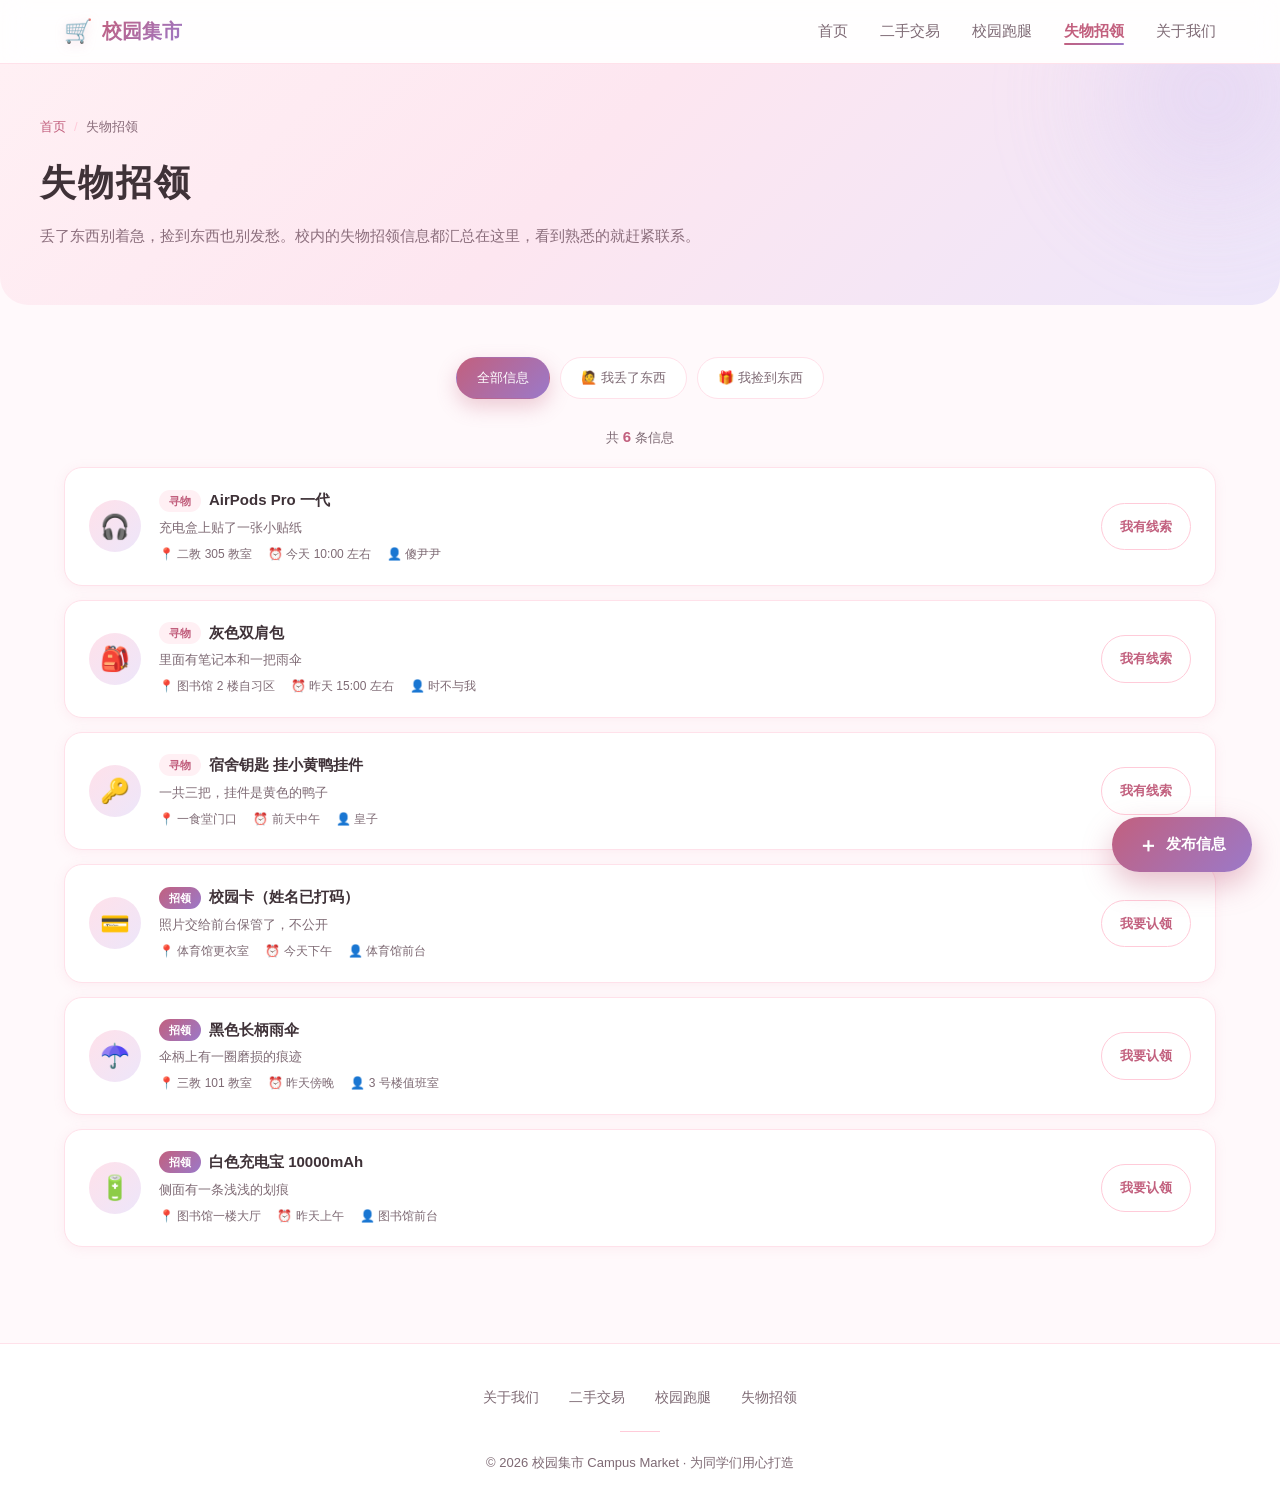
<file: lost.html>
<!DOCTYPE html>
<!-- 声明文档类型为 HTML5，浏览器会以“标准模式”渲染页面 -->
<html lang="zh-CN">
<head>
    <meta charset="UTF-8">
    <meta name="viewport" content="width=device-width, initial-scale=1.0">
    <meta name="description" content="校园集市失物招领 —— 丢了东西别着急，捡到东西也别发愁">
    <title>失物招领 - 校园集市</title>

    <!-- 样式表只有一份，所有页面共用 -->
    <link rel="stylesheet" href="style.css">

    <!-- 浏览器标签页上的小图标。SVG 一个文件适配所有尺寸，缩放不糊 -->
    <link rel="icon" type="image/svg+xml" href="favicon.svg">

    <!-- 手机浏览器地址栏的配色，跟着站点主题走。没有这句会是一截白条 -->
    <meta name="theme-color" content="#FFE1EA">

    <!-- 脚本：common.js 是所有页面都要的公共部分，
         后面的才是这一页专用的。defer 保证它们按书写顺序执行。 -->
    <script src="common.js" defer></script>
    <script src="chat.js" defer></script>
    <script src="lost.js" defer></script>
</head>
<body>

<header class="navbar">
        <!-- 用一个容器把内容限制在最大宽度内并水平居中，内容不会贴到屏幕两边 -->
        <div class="nav-container">

            <!-- Logo 区域：点击可以回到首页 -->
            <a href="index.html" class="logo">
                <span class="logo-icon">🛒</span>
                <!-- 这个 span 里的文字会被 CSS 做成“粉紫渐变文字” -->
                <span class="logo-text">校园集市</span>
            </a>

            <!-- <nav> 表示“导航”区域，<ul> 是无序列表，<li> 是列表项 -->
            <nav class="nav-wrap">
                <ul class="nav-menu">
                    <!-- class="active" 用来标记“当前所在页面”，CSS 会给它加下划线。
                         每个页面把自己的那一个改成 active 即可，
                         这样用户一眼就知道自己在哪儿。 -->
                    <li><a href="index.html">首页</a></li>
                    <li><a href="goods.html">二手交易</a></li>
                    <li><a href="errand.html">校园跑腿</a></li>
                    <li><a href="lost.html" class="active">失物招领</a></li>
                    <li><a href="about.html">关于我们</a></li>
                </ul>
            </nav>

        </div>
    </header>

    <main>

        <section class="page-hero">
            <div class="page-hero-inner">
                <nav class="breadcrumb" aria-label="当前位置">
                    <a href="index.html">首页</a>
                    <span class="breadcrumb-sep" aria-hidden="true">/</span>
                    <span aria-current="page">失物招领</span>
                </nav>
                <h1 class="page-title">失物招领</h1>
                <p class="page-desc">丢了东西别着急，捡到东西也别发愁。校内的失物招领信息都汇总在这里，看到熟悉的就赶紧联系。</p>
            </div>
        </section>

        <section class="page-main">

            <div class="chip-row">
                <button type="button" class="chip is-active" data-kind="all"   aria-pressed="true">全部信息</button>
                <button type="button" class="chip"           data-kind="lost"  aria-pressed="false">🙋 我丢了东西</button>
                <button type="button" class="chip"           data-kind="found" aria-pressed="false">🎁 我捡到东西</button>
            </div>

            <p class="result-line">共 <strong id="resultCount">6</strong> 条信息</p>

            <ul class="list-stack" id="lostList">

                <li class="list-card" data-kind="lost">
                    <div class="list-icon" aria-hidden="true">🎧</div>

                    <div class="list-main">
                        <div class="list-head">
                            <span class="list-badge">寻物</span>
                            <h3 class="list-title">AirPods Pro 一代</h3>
                        </div>
                        <p class="list-desc">充电盒上贴了一张小贴纸</p>
                        <div class="list-meta">
                            <span>📍 二教 305 教室</span>
                            <span>⏰ 今天 10:00 左右</span>
                            <span>👤 傻尹尹</span>
                        </div>
                    </div>

                    <div class="list-side">
                        <button type="button" class="btn btn--ghost btn--sm contact-btn">我有线索</button>
                    </div>
                </li>

                <li class="list-card" data-kind="lost">
                    <div class="list-icon" aria-hidden="true">🎒</div>

                    <div class="list-main">
                        <div class="list-head">
                            <span class="list-badge">寻物</span>
                            <h3 class="list-title">灰色双肩包</h3>
                        </div>
                        <p class="list-desc">里面有笔记本和一把雨伞</p>
                        <div class="list-meta">
                            <span>📍 图书馆 2 楼自习区</span>
                            <span>⏰ 昨天 15:00 左右</span>
                            <span>👤 时不与我</span>
                        </div>
                    </div>

                    <div class="list-side">
                        <button type="button" class="btn btn--ghost btn--sm contact-btn">我有线索</button>
                    </div>
                </li>

                <li class="list-card" data-kind="lost">
                    <div class="list-icon" aria-hidden="true">🔑</div>

                    <div class="list-main">
                        <div class="list-head">
                            <span class="list-badge">寻物</span>
                            <h3 class="list-title">宿舍钥匙 挂小黄鸭挂件</h3>
                        </div>
                        <p class="list-desc">一共三把，挂件是黄色的鸭子</p>
                        <div class="list-meta">
                            <span>📍 一食堂门口</span>
                            <span>⏰ 前天中午</span>
                            <span>👤 皇子</span>
                        </div>
                    </div>

                    <div class="list-side">
                        <button type="button" class="btn btn--ghost btn--sm contact-btn">我有线索</button>
                    </div>
                </li>

                <li class="list-card" data-kind="found">
                    <div class="list-icon" aria-hidden="true">💳</div>

                    <div class="list-main">
                        <div class="list-head">
                            <span class="list-badge list-badge--busy">招领</span>
                            <h3 class="list-title">校园卡（姓名已打码）</h3>
                        </div>
                        <p class="list-desc">照片交给前台保管了，不公开</p>
                        <div class="list-meta">
                            <span>📍 体育馆更衣室</span>
                            <span>⏰ 今天下午</span>
                            <span>👤 体育馆前台</span>
                        </div>
                    </div>

                    <div class="list-side">
                        <button type="button" class="btn btn--ghost btn--sm contact-btn">我要认领</button>
                    </div>
                </li>

                <li class="list-card" data-kind="found">
                    <div class="list-icon" aria-hidden="true">☂️</div>

                    <div class="list-main">
                        <div class="list-head">
                            <span class="list-badge list-badge--busy">招领</span>
                            <h3 class="list-title">黑色长柄雨伞</h3>
                        </div>
                        <p class="list-desc">伞柄上有一圈磨损的痕迹</p>
                        <div class="list-meta">
                            <span>📍 三教 101 教室</span>
                            <span>⏰ 昨天傍晚</span>
                            <span>👤 3 号楼值班室</span>
                        </div>
                    </div>

                    <div class="list-side">
                        <button type="button" class="btn btn--ghost btn--sm contact-btn">我要认领</button>
                    </div>
                </li>

                <li class="list-card" data-kind="found">
                    <div class="list-icon" aria-hidden="true">🔋</div>

                    <div class="list-main">
                        <div class="list-head">
                            <span class="list-badge list-badge--busy">招领</span>
                            <h3 class="list-title">白色充电宝 10000mAh</h3>
                        </div>
                        <p class="list-desc">侧面有一条浅浅的划痕</p>
                        <div class="list-meta">
                            <span>📍 图书馆一楼大厅</span>
                            <span>⏰ 昨天上午</span>
                            <span>👤 图书馆前台</span>
                        </div>
                    </div>

                    <div class="list-side">
                        <button type="button" class="btn btn--ghost btn--sm contact-btn">我要认领</button>
                    </div>
                </li>

            </ul>

            <div class="empty-state" id="emptyState" hidden>
                <div class="empty-icon">📭</div>
                <p class="empty-title">这个分类暂时没有信息</p>
                <p class="empty-desc">换个分类看看，或者自己发布一条</p>
                <button type="button" class="empty-btn" id="emptyResetBtn">查看全部信息</button>
            </div>

        </section>

    </main>

    <button type="button" class="fab" id="publishBtn">
        <span class="fab-plus" aria-hidden="true">＋</span>
        <span>发布信息</span>
    </button>
<div class="toast-wrap" id="toastWrap" aria-live="polite"></div>

    <!-- ==================================================================
         发布信息弹窗

         失物招领的字段是“物品名称 / 地点 / 时间 / 描述 / 联系方式”，
         和商品完全不同，所以单独写一份。
         ================================================================== -->
    <dialog class="publish-modal" id="publishModal">

        <button type="button" class="modal-close" aria-label="关闭弹窗">×</button>

        <form class="publish-form" id="publishForm" novalidate>

            <h2 class="publish-title">发布失物信息</h2>
            <p class="publish-sub">写清楚东西的样子和大致位置，方便别人比对</p>

            <!-- 类型选择。这里复用了 .chip 那套胶囊按钮的样式，
                 但行为和筛选标签不同：这是表单的一部分，选中的值要提交。 -->
            <div class="field">
                <span class="field-label">信息类型</span>
                <div class="chip-row chip-row--inline" id="kindPicker">
                    <button type="button" class="chip is-active" data-kind="lost"  aria-pressed="true">🙋 我丢了东西</button>
                    <button type="button" class="chip"           data-kind="found" aria-pressed="false">🎁 我捡到东西</button>
                </div>
            </div>

            <div class="field">
                <label class="field-label" for="pubTitle">物品名称 <span class="req">*</span></label>
                <input id="pubTitle" type="text" class="field-input" maxlength="24"
                       placeholder="例如：AirPods Pro 一代">
                <p class="field-error">请填写物品名称</p>
            </div>

            <div class="field-row">
                <div class="field">
                    <label class="field-label" for="pubPlace">大致地点 <span class="req">*</span></label>
                    <input id="pubPlace" type="text" class="field-input" maxlength="30"
                           placeholder="例如：二教 305 教室">
                    <p class="field-error">请填写大致地点</p>
                </div>
                <div class="field">
                    <label class="field-label" for="pubTime">时间</label>
                    <select id="pubTime" class="field-input">
                        <option>刚刚</option>
                        <option selected>今天</option>
                        <option>昨天</option>
                        <option>更早以前</option>
                    </select>
                </div>
            </div>

            <div class="field">
                <label class="field-label" for="pubDesc">物品描述</label>
                <textarea id="pubDesc" class="field-input field-textarea" rows="3" maxlength="120"
                          placeholder="颜色、品牌、有什么特别的痕迹……越具体越容易对上"></textarea>
            </div>

            <div class="field">
                <label class="field-label" for="pubContact">联系方式 <span class="req">*</span></label>
                <input id="pubContact" type="text" class="field-input" maxlength="40"
                       placeholder="微信号 / QQ / 手机号">
                <p class="field-error">留个联系方式，不然别人找不到你</p>
            </div>

            <div class="publish-actions">
                <button type="button" class="modal-btn modal-btn--ghost" data-close>取消</button>
                <button type="submit" class="modal-btn modal-btn--primary">确认发布</button>
            </div>

        </form>
    </dialog>

<footer class="footer">
        <div class="footer-container">

            <!-- 页脚文字链接：可以复用导航菜单的思路，也是一组 <ul> + <li> -->
            <ul class="footer-links">
                <li><a href="about.html">关于我们</a></li>
                <li><a href="goods.html">二手交易</a></li>
                <li><a href="errand.html">校园跑腿</a></li>
                <li><a href="lost.html">失物招领</a></li>
            </ul>

            <!-- 版权信息：&copy; 是 HTML 实体，显示出来就是 © 符号 -->
            <p class="footer-copyright">
                &copy; 2026 校园集市 Campus Market · 为同学们用心打造
            </p>

        </div>
    </footer>

    <!-- ==================================================================
         私信弹窗（点“我要接单 / 我要认领 / 我有线索”打开）
         和商品页用的是同一个组件 —— 结构、样式、脚本完全共用。
         ================================================================== -->
<dialog class="chat-modal" id="chatModal">

        <div class="chat-head">
            <!-- 头像就取名字的第一个字，不需要图片 -->
            <div class="chat-avatar" id="chatAvatar" aria-hidden="true">卖</div>

            <div class="chat-who">
                <h2 class="chat-name" id="chatName">卖家</h2>
                <p class="chat-sub" id="chatSub">校园集市私信</p>
            </div>

            <button type="button" class="chat-close" id="chatClose" aria-label="关闭私信">×</button>
        </div>

        <!-- role="log" 是给读屏软件的信号：
             “这是一串会不断往下追加的消息流，有新消息就念出来”。 -->
        <ul class="chat-list" id="chatList" role="log" aria-label="聊天记录"></ul>

        <!-- 快捷短语。内容由 chat.js 按场景填进来（商品 / 跑腿 / 失物 各不相同），
             所以这里只留一个空容器。 -->
        <div class="chat-quick" id="chatQuick"></div>

        <form class="chat-form" id="chatForm">
            <input type="text" class="chat-input" id="chatInput" autocomplete="off"
                   placeholder="打个招呼吧，问问成色、能不能面交……" aria-label="输入消息">
            <button type="submit" class="chat-send">发送</button>
        </form>

    </dialog>

    <!-- 回到顶部。滚过一屏才出现，点一下平滑滚回去，逻辑在 common.js 里 -->
    <button type="button" class="to-top to-top--high" id="toTop" aria-label="回到顶部">
        <span aria-hidden="true">↑</span>
    </button>

</body>
</html>
</file>
<file: style.css>
/* ============================================================
   校园集市 · 首页样式表
   主题：樱花粉（#FFB7C5 系）

   阅读顺序（也是写 CSS 的推荐顺序，从大到小、从全局到局部）：
   1. 变量：色阶 → 语义别名 → 尺寸 → 阴影
   2. 全局重置 + 撑满屏幕的布局骨架
   3. 全局细节（选中色、滚动条、焦点框）
   4. 通用工具类
   5. 导航栏
   6. 欢迎横幅（Hero）
   7. 搜索栏
   8. 功能卡片
   9. 数据统计条
  10. 热门好物
  11. 使用流程
  12. 浮层（弹窗 / 提示条 / 悬浮按钮）
  13. 页脚
  14. 入场动画
  15. 响应式适配（Media Queries）
  16. 内页通用组件
  17. 无障碍：尊重“减少动态效果”的系统设置
   ============================================================ */


/* ============================================================
   1. 变量（CSS 自定义属性）

   ★ 变量写法和用法：
       定义： --sakura-400: #FFB7C5;         （必须以两个减号开头）
       使用： color: var(--sakura-400);      （用 var() 函数取出来）
     变量定义在 :root 上，:root 就代表 <html> 元素，
     所以整个页面里任何元素都能读到它。

   ★ 变量故意分成两层：

     第一层【色阶】——客观的颜色名字（sakura-400 就是第 4 档樱花粉），
                      不带用途含义，只管“这是个什么颜色”。
     第二层【语义别名】——描述“这个颜色用来干什么”（背景？边框？文字？）。

     分层的好处：写样式时统一用第二层，比如 color: var(--color-text)。
     哪天想把所有正文从棕灰改成灰紫，只改 --color-text 一行；
     而想整体换主题，把第一层色阶整段替换掉就行，第二层一个字都不用动。
   ============================================================ */
:root {

    /* ========== 第一层：色阶 ========== */

    /* ---------- 樱花粉色阶 ----------
       色相定在 348° 附近，比常见的“玫红”（338°）偏红一点点，
       这就是樱花粉和洋红粉最本质的区别——不是深浅，是色相。
       整页靠 50 ~ 300 这几档最浅的撑起，600 以上只做小面积点缀。 */
    --sakura-50:  #FFF9FB;    /* 几乎看不出粉的米白 —— 整页大背景 */
    --sakura-100: #FFF0F4;    /* 极淡粉 —— 区块浅底、Hero 渐变起点 */
    --sakura-200: #FFE1EA;    /* 淡粉 —— 边框、分隔线 */
    --sakura-300: #FFCBD9;    /* 浅粉 —— 装饰、图标底、选中背景 */
    --sakura-400: #FFB7C5;    /* ★ 经典樱花粉（日本传统色「桜色」）—— 装饰光斑 */
    --sakura-500: #F09BB4;    /* 过渡档 —— 滚动条悬停等 */
    --sakura-600: #E07D99;    /* 玫粉 —— 渐变起点、填充色块 */
    --sakura-700: #C2607E;    /* 深樱粉 —— 白底上的文字（高亮、链接、Logo） */

    /* ---------- 淡紫色阶：和樱花粉搭配做渐变，营造梦幻感 ---------- */
    --lav-100: #F5F0FC;
    --lav-200: #EDE6FA;       /* Hero 渐变终点 */
    --lav-400: #D9C9F0;
    --lav-500: #C4A8E8;
    --lav-700: #9B79C9;       /* 渐变终点 / 深紫文字 */

    /* ---------- 中性色（都带一点暖调，和粉主题更协调） ---------- */
    --neutral-0:   #FFFFFF;  /* 纯白：卡片表面 */
    --neutral-900: #3F3238;  /* 深棕灰：正文文字，比纯黑柔和 */
    --neutral-500: #7E6A74;  /* 暖灰：次要文字（描述、版权、导航未选中项） */

    /* ========== 第二层：语义别名 ========== */

    /* ---- 背景与表面 ---- */
    --color-bg:        var(--sakura-50);    /* 整页背景 */
    --color-surface:   var(--neutral-0);    /* 卡片、页脚的表面色 */
    --color-border:    var(--sakura-200);   /* 描边：淡淡的樱花粉 */
    --color-border-strong: var(--sakura-300);

    /* ---- 文字 ---- */
    --color-text:      var(--neutral-900);
    --color-text-soft: var(--neutral-500);   /* 描述、版权等次要信息 */

    /* ---- 主色 ----
       小字和链接统一用 700 这一档（#C2607E），因为它在白底上的
       对比度约 4.0:1，能看清；600 那档只有 2.8:1，只适合大面积填充。 */
    --color-primary:        var(--sakura-700);
    --color-primary-strong: #A84E6B;         /* 悬停时再深一档 */

    /* ---- 状态色 ----
       表单校验出错时用。特意选了一个比主题粉更红、更沉的色，
       否则在满屏粉色的衬托下，“错误”看起来会像“强调”。 */
    --color-danger: #CC3A52;

    /* ---- 渐变（整段渐变也存成变量，换肤时一步到位） ---- */
    /* Hero 背景：淡粉 → 淡粉 → 淡紫。三个色标，中间那档让过渡更柔和 */
    --gradient-hero:  linear-gradient(135deg, #FFF0F4 0%, #FDE6F0 45%, #EDE6FA 100%);
    /* 品牌渐变：深樱粉 → 深紫。用在 Logo 文字、按钮、卡片高光条上 */
    --gradient-brand: linear-gradient(135deg, var(--sakura-700) 0%, var(--lav-700) 100%);
    /* 图标底色：更浅的版本，避免图标抢戏 */
    --gradient-icon:  linear-gradient(135deg, var(--sakura-200) 0%, var(--lav-200) 100%);

    /* ---- 尺寸 ---- */
    --nav-height: 64px;        /* 导航栏高度，body 和导航栏都要用，抽成变量才不会对不上 */
    --radius-sm: 10px;
    --radius: 18px;            /* 卡片圆角 */
    --radius-lg: 28px;
    --radius-pill: 999px;      /* 胶囊形状：给一个足够大的值就是圆头 */

    /* ---- 阴影 ----
       注意：这里的 rgba 用的是樱花粉的 RGB(224, 125, 153)，只调透明度。
       如果阴影用默认的黑色，在淡粉页面上会显脏、发灰，
       换成同色系阴影，整个页面才会“透”出粉调。 */
    --shadow-sm:   0 2px 12px rgba(224, 125, 153, 0.10);
    --shadow-md:   0 14px 34px rgba(224, 125, 153, 0.18);   /* 卡片悬停 */
    --shadow-lg:   0 18px 44px rgba(224, 125, 153, 0.22);   /* 搜索框聚焦 */
    --shadow-glow: 0 8px 20px rgba(194, 96, 126, 0.30);     /* 搜索按钮的粉色光晕 */

    /* ---- 动画时长（统一管理，保证全站节奏一致） ---- */
    --ease: cubic-bezier(0.22, 0.61, 0.36, 1);   /* 比 ease 更顺滑的缓动曲线 */
    --dur: 0.3s;
}


/* ============================================================
   2. 全局重置 + 布局骨架
   ============================================================ */

/* 浏览器对元素有默认的 margin / padding，先统一清掉，避免各处对不齐。 */
* {
    margin: 0;
    padding: 0;

    /* box-sizing: border-box 表示：设置 width 时，padding 和 border 算在宽度之内。
       这是现在前端开发的标准做法，能让宽度计算直观很多。 */
    box-sizing: border-box;
}

html {
    scroll-behavior: smooth;   /* 点击锚点链接时平滑滚动 */

    /* Firefox 的滚动条写法（标准属性，Chrome 走后面的 ::-webkit- 写法） */
    scrollbar-width: thin;
    scrollbar-color: var(--sakura-300) var(--color-bg);
}

body {
    /* 字体栈：优先用系统自带的中文字体，从前往后找，找到哪个用哪个 */
    font-family: "PingFang SC", "Hiragino Sans GB", "Microsoft YaHei",
                 "Helvetica Neue", Arial, sans-serif;

    background-color: var(--color-bg);
    color: var(--color-text);
    line-height: 1.65;        /* 行高：1.65 倍字号，中文阅读更舒服 */

    /* 字体抗锯齿：让文字在 macOS 上更细腻（精细感的小加分项） */
    -webkit-font-smoothing: antialiased;
    -moz-osx-font-smoothing: grayscale;

    /* ---------- 让页脚始终贴在页面底部（Sticky Footer） ----------
       思路：把 body 变成“竖向排列的弹性盒子”，
             再让中间的 <main> 自动占满所有剩余空间（flex: 1），
             剩余空间被吃掉后，页脚自然被挤到最底部。

       注意：不能用 position: fixed 把页脚钉在窗口底部，
             那样页面内容变长时，页脚会一直浮在文字上面挡住内容。

       100dvh 里的 dvh 是“动态视口高度”，比传统的 100vh 更准：
       手机浏览器滚动时地址栏会收起 / 展开，100vh 会导致多出一截滚动条，
       100dvh 会跟着实际可视高度变化。先写 100vh 是给老浏览器兜底，
       不支持 dvh 的浏览器会自动忽略第二行。 */
    min-height: 100vh;
    min-height: 100dvh;
    display: flex;
    flex-direction: column;

    /* 关键一步：导航栏是 fixed（脱离文档流、浮在上面）的，
       所以给 body 加一个等于导航栏高度的上内边距，
       否则页面最上面的内容会被导航栏盖住。 */
    padding-top: var(--nav-height);
}

/* 让主内容区“吃掉”所有剩余高度，把页脚顶到底部 */
main {
    flex: 1;
}

/* 链接默认是蓝色带下划线，这里统一去掉下划线并继承父元素颜色 */
a {
    text-decoration: none;
    color: inherit;
}

/* 去掉列表前面的小圆点 */
ul {
    list-style: none;
}

/* ---------- 把 hidden 属性的语义恢复成“彻底隐藏” ----------

   HTML 的 hidden 属性本意就是“别显示这个元素”。
   但它的 display: none 来自浏览器的默认样式表，优先级是最低的一档 ——
   只要作者样式里给同一个元素写了一句 display: flex，
   就能把它盖掉，元素照样显示出来。

   我们的 .filter-tip（display: flex）正好会踩到这个坑，
   所以在这里显式补一条，让 hidden 说了算，一劳永逸。

   （这也是为什么 .modal-btn 那些按钮一直没出问题：
     它们没设置 display，就不会和 hidden 打架。） */
[hidden] {
    display: none !important;
}

/* 表单控件默认不继承父元素的字体！
   这是新手最常踩的坑之一：页面上其他地方都是雅黑 / 苹方，
   唯独输入框和按钮变成了系统默认的宋体或 Times。
   所以必须显式写一句 font: inherit 或 font-family: inherit。 */
input,
button,
select,
textarea {
    /* 用 font: inherit 一行把字体、字号、行高、字重全部继承过来。
       ★ 这里原先漏了 select 和 textarea ——
         结果是发布弹窗里的“商品描述”变成了等宽字体（浏览器给 textarea 的默认值），
         几个下拉框变成了 Arial，和满页中文格格不入。
         所有表单控件都要写进来，漏一个就有一个会掉队。 */
    font: inherit;
}


/* ============================================================
   3. 全局细节（这些是最容易被忽略、但最影响“精致度”的地方）
   ============================================================ */

/* 用鼠标拖选文字时的底色。默认是浏览器蓝，和粉主题很违和 */
::selection {
    background-color: var(--sakura-300);
    color: var(--sakura-700);
}

/* 自定义滚动条（Chrome / Edge / Safari 生效） */
::-webkit-scrollbar {
    width: 10px;
}

::-webkit-scrollbar-track {
    background-color: var(--color-bg);            /* 轨道：跟页面背景一致 */
}

::-webkit-scrollbar-thumb {
    background-color: var(--sakura-300);          /* 滑块：浅樱花粉 */
    border-radius: var(--radius-pill);
    /* 加一圈和轨道同色的边框，视觉上把滑块“变细”，更秀气 */
    border: 2px solid var(--color-bg);
}

::-webkit-scrollbar-thumb:hover {
    background-color: var(--sakura-500);
}

/* 键盘 Tab 键聚焦时的外框。
   为什么要用 :focus-visible 而不是 :focus？
   因为 :focus 对“鼠标点击”也会生效，点一下按钮就冒出一个框很难看；
   :focus-visible 只在“键盘操作”时才显示，既美观又不牺牲无障碍。 */
:focus-visible {
    outline: 2px solid var(--sakura-400);
    outline-offset: 3px;
    border-radius: var(--radius-sm);
}


/* ============================================================
   4. 通用工具类
   ============================================================ */

/* 区块标题（如“核心功能”） */
.section-title {
    text-align: center;
    font-size: 30px;
    font-weight: 700;
    letter-spacing: 1px;
    margin-bottom: 12px;
    color: var(--color-text);
}

/* 标题里被 <span> 包住的部分用主色高亮 */
.section-title span {
    color: var(--color-primary);

    /* 必须改成 inline-block 才行：
       <span> 默认是行内元素（inline），而“绝对定位的参照物”和
       “百分比宽度”这两个特性，行内元素支持得都不好。
       inline-block 既保留了“不换行”的特性，又具备完整的盒模型。 */
    display: inline-block;
    position: relative;      /* 让下面的 ::after 以它为参照物来定位 */
}

/* 在高亮文字正下方画一条同宽的粉色短线（纯装饰） */
.section-title span::after {
    content: "";             /* 伪元素必须写 content，哪怕是空字符串 */
    position: absolute;      /* 相对上面的 span 定位（因为它设了 relative） */
    left: 0;
    bottom: -4px;            /* 往下挪 4px，正好落在文字下方不压住笔画 */
    width: 100%;             /* 这里的 100% = span 自己的宽度，所以线条和文字一样长 */
    height: 4px;
    background-color: var(--sakura-300);
    border-radius: var(--radius-pill);
}

/* 标题下方的说明文字，让标题区更有层次 */
.section-subtitle {
    text-align: center;
    font-size: 15px;
    color: var(--color-text-soft);
    margin-bottom: 48px;
}

/* ---------- 只给读屏软件看的文字 ----------

   有些文字对视力正常的用户是多余的（比如列表上方那个“商品列表”小标题），
   但对读屏用户很重要：它撑起了标题层级，让用户能靠“按标题跳转”快速移动。

   ★ 这里不能用 display: none 或 visibility: hidden ——
     那一并会把内容从无障碍树里删掉，读屏软件根本读不到，等于没写。
     也不能用 text-indent: -9999px 那种老写法，页面会出现多余的可滚动区域。

   下面这套「缩到 1px 再裁掉」是现在的标准做法：
   元素仍然存在、仍然能被念出来，只是视觉上被压成了一个点。 */
.visually-hidden {
    position: absolute;
    width: 1px;
    height: 1px;
    padding: 0;
    margin: -1px;
    overflow: hidden;
    clip-path: inset(50%);
    white-space: nowrap;
    border: 0;
}


/* ============================================================
   5. 顶部导航栏
   ============================================================ */
.navbar {
    /* position: fixed 让导航栏固定在视口顶部，页面滚动时它不会动 */
    position: fixed;
    top: 0;
    left: 0;
    right: 0;                 /* left + right 同时为 0，相当于宽度 100% */

    height: var(--nav-height);

    /* 不用纯白，而是半透明白 + 毛玻璃模糊：
       页面内容从导航栏下方滚过时，会被糊成一层柔和的色块，
       比纯色背景更有通透感，是现代 UI 很常用的一招。 */
    background-color: rgba(255, 255, 255, 0.78);
    -webkit-backdrop-filter: blur(14px) saturate(180%);
    backdrop-filter: blur(14px) saturate(180%);

    /* 用一条极淡的粉线做分隔，比一整圈阴影更轻、更精致 */
    border-bottom: 1px solid var(--color-border);

    /* z-index 控制层叠顺序：数值越大越靠上。
       设为 1000 确保导航栏永远盖在其他内容上面。 */
    z-index: 1000;
}

/* 内容容器：限制最大宽度并居中，大屏幕上内容不会拉得太宽 */
.nav-container {
    max-width: 1200px;
    height: 100%;             /* 继承导航栏高度，方便用 flex 做垂直居中 */
    margin: 0 auto;           /* 左右 auto = 水平居中 */
    padding: 0 24px;          /* 小屏幕上左右各留 24px 空隙 */

    /* Flex 布局：一行排列，两端对齐（Logo 在左，菜单在右） */
    display: flex;
    justify-content: space-between;
    align-items: center;      /* 垂直居中 */
}

/* 包住 <ul> 的容器，作用是允许它在窄屏下被压缩（详见第 15 节） */
.nav-wrap {
    min-width: 0;
}

/* ---------- Logo ---------- */
.logo {
    display: flex;
    align-items: center;
    gap: 9px;                 /* 图标和文字之间留 9px 间距 */
    font-size: 20px;
    font-weight: 700;

    /* flex 布局的子元素默认会被压缩（flex-shrink: 1）。
       窄屏下菜单很长时，Logo 会被挤扁，所以明确禁止它收缩。 */
    flex-shrink: 0;
}

.logo-icon {
    font-size: 23px;
    /* 图标本身也给一点粉色光晕，和渐变文字呼应 */
    filter: drop-shadow(0 2px 6px rgba(224, 125, 153, 0.35));
}

/* ---------- 渐变文字 ----------
   原理：把元素自身的文字设成透明，然后让背景色从文字的形状里“透”出来
   （background-clip: text 就是“把背景裁剪成文字的形状”）。
   于是文字就有了渐变效果，比纯色更有质感。 */
.logo-text {
    /* 兜底：万一浏览器不支持 background-clip: text，
       文字会显示成这个纯色，而不是变成一片空白 */
    color: var(--color-primary);
    background: var(--gradient-brand);
    -webkit-background-clip: text;
    background-clip: text;
    -webkit-text-fill-color: transparent;   /* 让文字本身透明，露出下面的渐变 */
}

/* ---------- 导航菜单 ---------- */
.nav-menu {
    display: flex;            /* 让列表项横向排列（默认是竖排的） */
    align-items: center;
    gap: 32px;                /* 每个菜单项之间间隔 32px */
}

.nav-menu a {
    position: relative;
    font-size: 15px;
    color: var(--color-text-soft);
    padding: 6px 0;

    transition: color var(--dur) var(--ease);
}

/* 鼠标悬停时变主色 */
.nav-menu a:hover {
    color: var(--color-primary);
}

/* 当前页面的菜单项：加粗 + 主色 */
.nav-menu a.active {
    color: var(--color-primary);
    font-weight: 600;
}

/* 用伪元素 ::after 画一条下划线。
   初始宽度为 0（看不见），悬停时宽度变为 100%，就形成了“从左向右展开”的动画。 */
.nav-menu a::after {
    content: "";              /* 伪元素必须写 content，哪怕是空字符串 */
    position: absolute;
    left: 0;
    bottom: 0;
    width: 0;
    height: 2px;
    background: var(--gradient-brand);
    border-radius: var(--radius-pill);
    transition: width var(--dur) var(--ease);
}

.nav-menu a:hover::after,
.nav-menu a.active::after {
    width: 100%;
}


/* ============================================================
   6. 欢迎横幅（Hero 区域）
   ============================================================ */
.hero {
    /* 淡粉 → 淡粉 → 淡紫的柔光渐变，135deg 表示从左上方流向右下方 */
    background: var(--gradient-hero);

    text-align: center;       /* 文字水平居中 */
    padding: 92px 24px 96px;

    /* position: relative 是为了给里面的柔光斑（absolute）当参照物；
       overflow: hidden 保证柔光斑超出边界的部分被裁掉，不会撑出横向滚动条。 */
    position: relative;
    overflow: hidden;

    /* 底部两个大圆角，让横幅和下面的米白背景之间过渡得更柔和 */
    border-radius: 0 0 var(--radius-lg) var(--radius-lg);
}

/* ---------- 装饰柔光斑 ----------
   两个大圆圈 + 高斯模糊，模拟“柔光灯”的效果，
   让原本平坦的渐变底多出一层光影层次，这是“梦幻感”的主要来源。 */
.hero-blob {
    position: absolute;
    border-radius: 50%;

    /* filter: blur() 是这里的关键，把实心圆糊成一片雾气 */
    filter: blur(60px);
    opacity: 0.7;

    /* 重要：装饰元素不能拦截鼠标事件，
       否则它会挡住下面搜索框的点击。 */
    pointer-events: none;
}

/* 左上角的樱花粉色光斑 —— 用最经典的那一档 #FFB7C5 */
.hero-blob--sakura {
    width: 380px;
    height: 380px;
    top: -140px;
    left: -90px;
    /* 用 radial-gradient 让边缘自然淡出，再配合模糊，光斑就没有硬边 */
    background: radial-gradient(circle, var(--sakura-400) 0%, rgba(255, 183, 197, 0) 70%);
}

/* 右下角的淡紫光斑 */
.hero-blob--lilac {
    width: 340px;
    height: 340px;
    bottom: -160px;
    right: -70px;
    background: radial-gradient(circle, var(--lav-400) 0%, rgba(217, 201, 240, 0) 70%);
}

/* 内容层要压在光斑上面，所以给它一个更高的层级。
   注意：absolute 定位元素（光斑）默认会盖住普通文档流的内容，
   所以这里必须显式提升 z-index。 */
.hero-content {
    position: relative;
    z-index: 1;
    max-width: 720px;         /* 限制文字宽度，避免大屏上一行太长不好读 */
    margin: 0 auto;
}

/* ---------- 小徽章 ---------- */
.hero-badge {
    display: inline-block;
    padding: 7px 18px;
    margin-bottom: 24px;

    font-size: 13px;
    font-weight: 500;
    color: var(--color-primary);

    /* 半透明白底 + 毛玻璃，像一块小小的磨砂玻璃片贴在渐变上 */
    background-color: rgba(255, 255, 255, 0.72);
    border: 1px solid rgba(255, 255, 255, 0.9);
    border-radius: var(--radius-pill);
    -webkit-backdrop-filter: blur(8px);
    backdrop-filter: blur(8px);
    box-shadow: 0 2px 10px rgba(224, 125, 153, 0.10);
}

/* ---------- 主标题 ----------
   浅色底上放白色文字会看不清，所以这里改用深樱粉 → 深紫的渐变文字，
   既有质感，对比度也够。 */
.hero-title {
    font-size: 52px;
    font-weight: 800;
    letter-spacing: 3px;
    line-height: 1.25;
    margin-bottom: 18px;

    color: var(--sakura-700);            /* 兜底纯色 */
    background: linear-gradient(135deg, #C2607E 0%, #9B79C9 100%);
    -webkit-background-clip: text;
    background-clip: text;
    -webkit-text-fill-color: transparent;
}

/* ---------- 副标题 ---------- */
.hero-subtitle {
    font-size: 17px;
    color: #8B6E7C;           /* 带粉调的暖灰，比纯灰更融进背景 */
    letter-spacing: 0.5px;
    margin-bottom: 34px;
}


/* ============================================================
   7. 搜索栏
   这是首屏的核心交互区，所以做得比普通卡片更“实”一点：
   白底更不透明、阴影更大、聚焦时还会亮起来。
   ============================================================ */
.search-card {
    max-width: 580px;
    margin: 0 auto;
    text-align: left;         /* 覆盖 .hero 上的居中，输入框里的文字要左对齐 */

    /* 半透明白 + 毛玻璃，让它像是浮在渐变背景上面 */
    background-color: rgba(255, 255, 255, 0.9);
    -webkit-backdrop-filter: blur(12px);
    backdrop-filter: blur(12px);

    border: 1px solid rgba(255, 255, 255, 0.95);
    border-radius: 20px;

    /* 这一块是整个页面的视觉中心，所以给它最重的一层阴影 */
    box-shadow: 0 16px 40px rgba(224, 125, 153, 0.18);
    overflow: hidden;         /* 让内部的子元素不会超出圆角 */

    transition: box-shadow var(--dur) var(--ease),
                border-color var(--dur) var(--ease);
}

/* :focus-within 的意思是“当它内部任意一个元素获得焦点时”。
   用户点进输入框的一瞬间，整个卡片会亮起来——
   这种“整体响应”比只给输入框描个边要精致得多。 */
.search-card:focus-within {
    border-color: var(--sakura-300);
    box-shadow: var(--shadow-lg);
}

/* ---------- 类型切换标签 ---------- */
.search-tabs {
    display: flex;
    gap: 4px;
    padding: 8px 10px 0;
    border-bottom: 1px solid var(--color-border);
}

.search-tab {
    position: relative;
    flex: 1;                  /* 三个标签平分整行宽度 */
    padding: 11px 6px;

    font-size: 14px;
    font-weight: 500;
    color: var(--color-text-soft);

    /* 按钮默认自带灰底和边框，这里全部去掉，只留文字 */
    background: none;
    border: none;
    cursor: pointer;          /* 鼠标移上去变成小手，提示“这是可以点的” */

    transition: color var(--dur) var(--ease);
}

.search-tab:hover {
    color: var(--color-primary);
}

/* 当前选中的标签 */
.search-tab.is-active {
    color: var(--color-primary);
    font-weight: 600;
}

/* 选中标签下方的指示条：和导航菜单用的是同一套“宽度 0 → 100%”的手法 */
.search-tab::after {
    content: "";
    position: absolute;
    left: 50%;
    bottom: -1px;             /* 正好压在那条 1px 的分隔线上 */
    width: 0;
    height: 2px;
    background: var(--gradient-brand);
    border-radius: var(--radius-pill);
    transform: translateX(-50%);   /* 向左挪一半自身宽度，实现居中 */
    transition: width var(--dur) var(--ease);
}

.search-tab.is-active::after {
    width: 56%;               /* 不铺满，留出两侧空间，更含蓄 */
}

/* ---------- 输入行 ---------- */
.search-row {
    display: flex;
    align-items: center;
    gap: 10px;
    padding: 12px 12px 12px 18px;
}

.search-icon {
    font-size: 16px;
    opacity: 0.6;             /* 图标不要比文字还抢眼 */
    flex-shrink: 0;
}

.search-input {
    flex: 1;                  /* 占满图标和按钮之间的所有空间 */

    /* min-width: 0 是 flex 布局的一个必备补丁：
       子元素默认的 min-width 是 auto，也就是“不能比自己的内容更窄”。
       不加这句，输入框内容一长就会把按钮顶出容器。 */
    min-width: 0;

    padding: 8px 0;
    border: none;
    background: transparent;
    font-size: 15px;
    color: var(--color-text);
}

/* 输入框自己的黑色轮廓去掉——外层卡片的 :focus-within 已经给了反馈 */
.search-input:focus {
    outline: none;
}

/* ::placeholder 用来单独设置“提示文字”的颜色 */
.search-input::placeholder {
    color: #B9A6AE;           /* 比正常文字浅，明确区分“这是提示不是内容” */
}

.search-submit {
    flex-shrink: 0;           /* 按钮不参与压缩，永远保持完整 */
    padding: 11px 26px;

    font-size: 15px;
    font-weight: 600;
    color: #FFFFFF;

    background: var(--gradient-brand);
    border: none;
    border-radius: var(--radius-pill);
    cursor: pointer;
    box-shadow: var(--shadow-glow);

    transition: transform var(--dur) var(--ease),
                box-shadow var(--dur) var(--ease),
                filter var(--dur) var(--ease);
}

.search-submit:hover {
    transform: translateY(-2px);
    box-shadow: 0 12px 26px rgba(194, 96, 126, 0.38);
    filter: brightness(1.06);   /* 整体提亮 6%，模拟“发光变强” */
}

/* 按下时收回去一点，给出“被按到”的物理反馈 */
.search-submit:active {
    transform: translateY(0) scale(0.97);
}


/* ============================================================
   8. 核心功能卡片
   ============================================================ */
.features {
    max-width: 1200px;
    margin: 0 auto;
    /* 只留上内边距，下方留白交给下一节（热门好物）的 padding-top 统一管理，
       否则两个区块的上下留白会叠加成双份，间距大得离谱。 */
    padding: 84px 24px 0;
}

/* ---------- 网格布局（Grid） ---------- */
.card-grid {
    display: grid;

    /* repeat(auto-fit, minmax(280px, 1fr)) 的含义：
       - auto-fit：根据容器可用宽度，自动决定一行放几列
       - minmax(280px, 1fr)：每列最窄 280px，最宽平分剩余空间
       结果：宽屏一行 3 列，窄屏自动减少列数。

       注意：这条规则在手机上可能排出 2 列，
       所以我们会在第 15 节的媒体查询里强制改成单列。 */
    grid-template-columns: repeat(auto-fit, minmax(280px, 1fr));

    gap: 28px;                /* 卡片之间的间距 */
}

/* ---------- 单张卡片 ---------- */
.card {
    position: relative;       /* 给下面 ::before 的高光条当参照物 */
    overflow: hidden;         /* 防止高光条跑出圆角外面 */

    background-color: var(--color-surface);          /* 卡片保持纯白 */
    border: 1px solid var(--color-border);           /* 淡淡的粉描边 */
    border-radius: var(--radius);
    padding: 42px 28px 32px;
    text-align: center;
    box-shadow: var(--shadow-sm);

    /* 提前声明哪些属性要有过渡效果。
       这样鼠标移入 / 移出时，位移、阴影、边框变化都是平滑的，而不是瞬间跳变。 */
    transition: transform var(--dur) var(--ease),
                box-shadow var(--dur) var(--ease),
                border-color var(--dur) var(--ease);
}

/* 卡片顶部的渐变高光条：默认宽度为 0（看不见），悬停时从中间向两侧展开。
   这是很常见的“精致感”小技巧——不动内容，只加一条会呼吸的线。 */
.card::before {
    content: "";
    position: absolute;
    top: 0;
    left: 50%;                /* 先放到中间 */
    width: 0;                 /* 初始宽度 0，所以看不见 */
    height: 3px;
    background: var(--gradient-brand);
    border-radius: 0 0 3px 3px;

    /* translateX(-50%) 把它向左挪自身宽度的一半，这样就真正居中了 */
    transform: translateX(-50%);
    transition: width 0.38s var(--ease);
}

.card:hover::before {
    width: 62%;               /* 展开到卡片宽度的 62%，比铺满更含蓄 */
}

/* 鼠标悬停：向上浮起 + 阴影加深 + 边框变明显 */
.card:hover {
    /* translateY(-8px) 表示沿 Y 轴向上移动 8px（负值向上，正值向下） */
    transform: translateY(-8px);
    box-shadow: var(--shadow-md);
    border-color: var(--color-border-strong);
}

/* ---------- 图标 ---------- */
.card-icon {
    width: 76px;
    height: 76px;
    margin: 0 auto 22px;      /* 上 0、左右 auto（居中）、下 22px */
    font-size: 34px;
    line-height: 76px;        /* 行高 = 高度，让 emoji 垂直居中 */

    background: var(--gradient-icon);
    border-radius: 50%;

    /* inset 阴影画一圈白色内描边，让圆看起来有一点“厚度”；
       后面那一段是向下的粉调投影。两个阴影用逗号分隔即可叠加。 */
    box-shadow: inset 0 0 0 1px rgba(255, 255, 255, 0.9),
                0 6px 16px rgba(224, 125, 153, 0.14);

    transition: transform var(--dur) var(--ease);
}

/* 悬停时图标轻轻放大一点，和卡片的上升动作呼应 */
.card:hover .card-icon {
    transform: translateY(-2px) scale(1.06);
}

/* ---------- 卡片文字 ---------- */
.card-title {
    font-size: 20px;
    font-weight: 700;
    margin-bottom: 12px;
    color: var(--color-text);
}

.card-desc {
    font-size: 14px;
    color: var(--color-text-soft);
    line-height: 1.8;
}

/* ---------- 卡片里的“去看看”链接 ---------- */
.card-link {
    display: inline-block;    /* 行内元素，但可以设内外边距 */
    margin-top: 20px;
    font-size: 14px;
    font-weight: 600;
    color: var(--color-primary);
    transition: color var(--dur) var(--ease),
                letter-spacing var(--dur) var(--ease);
}

/* 卡片整体变成了链接之后，“去看看”本身就不再是链接了，
   所以高亮不能挂在它自己的 :hover 上 ——
   鼠标停在卡片任意角落时它都该亮起来，而不是只有戳中那几个字才有反应。 */
.card:hover .card-link {
    color: var(--color-primary-strong);
    letter-spacing: 1px;      /* 悬停时字距微微拉开，像是“向前探出去” */
}

/* 键盘 Tab 走到卡片上时，跟着一起亮 */
.card:focus-visible .card-link {
    color: var(--color-primary-strong);
}


/* ============================================================
   9. 数据统计条
   ============================================================ */
.stats {
    max-width: 1200px;
    margin: 0 auto;
    padding: 0 24px;

    /* ★ 负外边距：让统计卡向上“骑”到 Hero 的底边上。
       因为 Hero 底部是两个大圆角，卡片压上去之后会形成咬合，
       比规规矩矩排在下面更有层次感——这是很常用的精致排版手法。 */
    margin-top: -46px;

    /* 负外距会让它和 Hero 重叠，必须显式抬高层级，
       否则 Hero 会盖住它（Hero 有 overflow: hidden，更容易抢占视觉）。 */
    position: relative;
    z-index: 2;
}

.stats-card {
    /* 四个数字平分一行 */
    display: grid;
    grid-template-columns: repeat(4, 1fr);

    background-color: var(--color-surface);
    border: 1px solid var(--color-border);
    border-radius: var(--radius);
    box-shadow: 0 10px 30px rgba(224, 125, 153, 0.14);
    padding: 28px 16px;
}

/* 单个数字块 */
.stat {
    position: relative;       /* 给下面画分隔线用的 ::before 当参照物 */
    text-align: center;
}

/* 数字之间的竖分隔线。
   用 .stat + .stat 选中“前面还有兄弟元素”的那些，
   这样第一个前面就不会多出一条线。 */
.stat + .stat::before {
    content: "";
    position: absolute;
    left: 0;
    top: 50%;
    transform: translateY(-50%);   /* 向上挪一半自身高度，实现垂直居中 */
    width: 1px;
    height: 60%;
    background-color: var(--color-border);
}

.stat-num {
    display: block;           /* 让数字独占一行，说明文字才会换到下一行 */
    font-size: 30px;
    font-weight: 800;
    line-height: 1.2;
    letter-spacing: -0.5px;
    color: var(--color-primary);

    /* tabular-nums 让所有数字等宽。
       这一步在滚动动画里很关键：不加的话，数字从 8 变成 1 时宽度会变，
       整行文字会左右抖动。 */
    font-variant-numeric: tabular-nums;
}

.stat-label {
    display: block;
    margin-top: 4px;
    font-size: 13px;
    color: var(--color-text-soft);
}


/* ============================================================
  10. 热门好物
   ============================================================ */
.hot {
    max-width: 1200px;
    margin: 0 auto;
    padding: 88px 24px 0;

    /* ★ 点击页内锚点跳到这个区块时，顶部要留出导航栏的高度。
       因为导航栏是固定定位、浮在内容上方的，
       不留这段距离的话，区块标题正好被它盖住 —— 用户会觉得“跳歪了”。

       凡是带 id、会被锚点指向的区块，都应该加上这一句。 */
    scroll-margin-top: calc(var(--nav-height) + 16px);
}

/* ---------- 排序工具栏 ---------- */
.goods-toolbar {
    display: flex;
    flex-wrap: wrap;          /* 窄屏放不下时换行，而不是挤出屏幕 */
    align-items: center;
    justify-content: center;
    gap: 10px;
    margin-top: -22px;        /* 抵消一点上面副标题的 48px 下边距，别太散 */
    margin-bottom: 30px;
}

.toolbar-label {
    font-size: 13px;
    color: var(--color-text-soft);
    margin-right: 2px;
}

/* 排序按钮：默认是描边样式，选中后变成实心渐变 */
.sort-btn {
    padding: 8px 18px;
    font-size: 13px;
    font-weight: 500;
    color: var(--color-text-soft);
    background-color: var(--color-surface);
    border: 1px solid var(--color-border);
    border-radius: var(--radius-pill);
    cursor: pointer;

    transition: color var(--dur) var(--ease),
                border-color var(--dur) var(--ease),
                background-color var(--dur) var(--ease),
                box-shadow var(--dur) var(--ease);
}

.sort-btn:hover {
    color: var(--color-primary);
    border-color: var(--color-border-strong);
}

.sort-btn.is-active {
    color: #FFFFFF;
    background: var(--gradient-brand);
    border-color: transparent;
    box-shadow: var(--shadow-glow);
}

/* 排序和筛选之间那条细竖线 */
.toolbar-divider {
    width: 1px;
    height: 18px;
    margin: 0 4px;
    background-color: var(--color-border-strong);
}

/* ---------- “只看收藏”开关 ----------
   和排序按钮长得像，但行为不同：
   排序是一组里选一个，它则是一个可以独立开关的切换键。 */
.fav-filter {
    display: inline-flex;     /* inline-flex 让它像文字一样参与排列，同时内部能对齐 */
    align-items: center;
    gap: 6px;
    padding: 8px 16px;

    font-size: 13px;
    font-weight: 500;
    color: var(--color-text-soft);
    background-color: var(--color-surface);
    border: 1px solid var(--color-border);
    border-radius: var(--radius-pill);
    cursor: pointer;

    transition: color var(--dur) var(--ease),
                border-color var(--dur) var(--ease),
                background-color var(--dur) var(--ease);
}

.fav-filter:hover {
    color: var(--color-primary);
    border-color: var(--color-border-strong);
}

/* 打开状态：浅粉底 + 粉边框，和实心的排序按钮区分开，
   一眼就能看出“这两个按钮的性质不一样” */
.fav-filter.is-active {
    color: var(--color-primary);
    background-color: var(--sakura-100);
    border-color: var(--sakura-400);
}

.fav-filter-heart {
    font-size: 15px;
    line-height: 1;
}

/* 收藏数量小徽章 */
.fav-count {
    min-width: 18px;
    padding: 0 5px;
    font-size: 11px;
    font-weight: 700;
    line-height: 18px;
    text-align: center;
    color: #FFFFFF;
    background-color: var(--sakura-400);
    border-radius: var(--radius-pill);
}

.fav-filter.is-active .fav-count {
    background: var(--gradient-brand);
}

.goods-grid {
    display: grid;

    /* 每列最窄 240px —— 比功能卡片（280px）窄一点，
       这样宽屏下一行能放下 4 张，信息密度更像一个真实的商品列表。 */
    grid-template-columns: repeat(auto-fit, minmax(240px, 1fr));
    gap: 24px;
}

/* ---------- 商品卡片 ---------- */
.goods-card {
    position: relative;       /* 给绝对定位的成色标签当参照物 */
    overflow: hidden;         /* 让图片放大时超出圆角的部分被裁掉 */
    cursor: pointer;          /* 整张卡片都可以点，鼠标移上去要变成小手 */

    background-color: var(--color-surface);
    border: 1px solid var(--color-border);
    border-radius: var(--radius);
    box-shadow: var(--shadow-sm);

    transition: transform var(--dur) var(--ease),
                box-shadow var(--dur) var(--ease),
                border-color var(--dur) var(--ease);
}

.goods-card:hover {
    transform: translateY(-6px);
    box-shadow: var(--shadow-md);
    border-color: var(--color-border-strong);
}

/* 切换排序时，让卡片重新播一遍入场动画。
   类名由 script.js 加上。
   同样用 backwards 填充模式，动画播完就交还控制权，
   否则卡片悬停上浮的 translateY(-6px) 会被动画的最终状态压住、失效。 */
.goods-card.is-sorted {
    animation: fadeUp 0.4s var(--ease) backwards;
}

/* 卡片可以用 Tab 键选中（HTML 上加了 tabindex="0"），
   所以给键盘焦点一个明显的提示框。 */
.goods-card:focus-visible {
    outline: 2px solid var(--sakura-400);
    outline-offset: 3px;
}

/* ---------- 收藏按钮 ----------
   浮在图片右上角，和左上角的成色标签左右对称。 */
.fav-btn {
    position: absolute;
    top: 10px;
    right: 10px;
    z-index: 1;               /* 压在图片上面，否则点不到 */

    width: 34px;
    height: 34px;
    display: flex;            /* 用 flex 让 ♡ 居中，比调 line-height 更准 */
    align-items: center;
    justify-content: center;

    font-size: 17px;
    line-height: 1;
    color: var(--color-text-soft);

    background-color: rgba(255, 255, 255, 0.9);
    -webkit-backdrop-filter: blur(6px);
    backdrop-filter: blur(6px);
    border: none;
    border-radius: 50%;
    box-shadow: 0 2px 8px rgba(224, 125, 153, 0.16);
    cursor: pointer;

    transition: color var(--dur) var(--ease),
                background-color var(--dur) var(--ease),
                transform var(--dur) var(--ease);
}

/* ★ 手机上的手指比鼠标粗得多，34px 的按钮很容易点不中，
   而且它就贴在“整张卡片可点”的区域里，误触率很高。

   但直接把按钮做大会让卡片显得笨重。
   所以用一个看不见的伪元素把「能点到的范围」撑大：
   看上去还是那个小圆点，实际命中区有 50×50。

   伪元素算元素自己的一部分，点在它身上同样会触发按钮的点击事件。 */
.fav-btn::after {
    content: "";
    position: absolute;
    inset: -8px;
}

.fav-btn:hover {
    color: var(--color-primary);
    transform: scale(1.12);
}

/* 已收藏：变成渐变实心圆 + 白色实心心形 */
.fav-btn.is-active {
    color: #FFFFFF;
    background: var(--gradient-brand);
    box-shadow: 0 4px 12px rgba(194, 96, 126, 0.4);
}

.fav-btn.is-active:hover {
    color: #FFFFFF;
}

/* ---------- 图片区（现在是 emoji 占位） ---------- */
.goods-thumb {
    /* aspect-ratio 用来锁定宽高比：4 / 3 就是“宽 : 高 = 4 : 3”。
       好处是不管卡片被拉多宽，图片区域的高度都会自动算好，
       不会出现图片加载前后页面高度乱跳的问题。 */
    aspect-ratio: 4 / 3;

    /* 用 flex 让 emoji 在图片区里水平垂直双向居中 */
    display: flex;
    align-items: center;
    justify-content: center;

    font-size: 48px;
    background: var(--gradient-icon);

    transition: transform var(--dur) var(--ease);
}

/* 悬停时图片区轻轻放大，形成“镜头推近”的效果。
   因为父级 .goods-card 有 overflow: hidden，超出部分会被裁掉，
   所以看起来是图片在放大，而不是卡片在变大。 */
.goods-card:hover .goods-thumb {
    transform: scale(1.06);
}

/* ---------- 成色标签（浮在图片左上角） ---------- */
.goods-tag {
    position: absolute;
    top: 10px;
    left: 10px;
    padding: 4px 12px;

    font-size: 12px;
    font-weight: 600;
    color: var(--color-primary);

    /* 半透明白底 + 毛玻璃，压在图片上也看得清 */
    background-color: rgba(255, 255, 255, 0.9);
    -webkit-backdrop-filter: blur(6px);
    backdrop-filter: blur(6px);
    border-radius: var(--radius-pill);
    box-shadow: 0 2px 8px rgba(224, 125, 153, 0.16);
}

/* 全新未拆的用实心粉色标签，和其他成色区分开 */
.goods-tag--new {
    color: #FFFFFF;
    background: var(--gradient-brand);
    -webkit-backdrop-filter: none;
    backdrop-filter: none;
}

/* ---------- 卡片文字区 ---------- */
.goods-body {
    padding: 16px 18px 18px;
}

.goods-name {
    font-size: 15px;
    font-weight: 600;
    line-height: 1.5;
    margin-bottom: 6px;
    color: var(--color-text);

    /* 多行文本溢出显示省略号：把元素变成一个“弹性盒”，
       再用 -webkit-line-clamp 限制行数，超出部分自动打点。
       配合下面固定两行的高度，所有卡片的高度就能对齐，不会参差不齐。 */
    display: -webkit-box;
    -webkit-line-clamp: 2;
    -webkit-box-orient: vertical;
    overflow: hidden;
    min-height: 45px;         /* 15px × 1.5 行高 × 2 行 = 45px */
}

.goods-meta {
    font-size: 12px;
    color: var(--color-text-soft);
    margin-bottom: 12px;
}

.goods-foot {
    display: flex;
    align-items: baseline;    /* 按文字基线对齐，大小字号并排才不会错位 */
    gap: 8px;
}

.goods-price {
    font-size: 20px;
    font-weight: 800;
    color: var(--color-primary);
}

/* 原价：划掉并调淡，形成“现在便宜了多少”的对比 */
.goods-origin {
    font-size: 12px;
    color: #B9A6AE;
    text-decoration: line-through;
}

/* ---------- 筛选状态提示条 ---------- */
.filter-tip {
    display: flex;
    flex-wrap: wrap;
    align-items: center;
    justify-content: center;
    gap: 12px;

    margin-bottom: 24px;
    padding: 12px 20px;
    font-size: 13px;
    color: var(--color-text-soft);

    background-color: var(--sakura-100);
    border: 1px solid var(--color-border);
    border-radius: var(--radius-pill);
}

.filter-clear {
    padding: 4px 14px;
    font-size: 12px;
    font-weight: 600;
    color: var(--color-primary);
    background-color: #FFFFFF;
    border: 1px solid var(--color-border-strong);
    border-radius: var(--radius-pill);
    cursor: pointer;

    transition: color var(--dur) var(--ease),
                border-color var(--dur) var(--ease),
                background-color var(--dur) var(--ease);
}

.filter-clear:hover {
    color: #FFFFFF;
    background: var(--gradient-brand);
    border-color: transparent;
}

/* ---------- 空状态 ----------
   筛完一件都不剩时顶上来，别让用户对着一片空白发愣。
   虚线边框比实线更“空”，视觉上就在暗示“这里没有东西”。 */
.empty-state {
    padding: 64px 24px;
    text-align: center;
    background-color: var(--color-surface);
    border: 1px dashed var(--color-border-strong);
    border-radius: var(--radius);
}

.empty-icon {
    margin-bottom: 14px;
    font-size: 44px;
    line-height: 1;
    opacity: 0.7;
}

.empty-title {
    margin-bottom: 6px;
    font-size: 16px;
    font-weight: 700;
    color: var(--color-text);
}

.empty-desc {
    margin-bottom: 22px;
    font-size: 13px;
    color: var(--color-text-soft);
}

.empty-btn {
    padding: 11px 26px;
    font-size: 14px;
    font-weight: 600;
    color: var(--color-primary);
    background-color: var(--sakura-100);
    border: 1px solid var(--color-border);
    border-radius: var(--radius-pill);
    cursor: pointer;

    transition: color var(--dur) var(--ease),
                background-color var(--dur) var(--ease),
                border-color var(--dur) var(--ease);
}

.empty-btn:hover {
    color: #FFFFFF;
    background: var(--gradient-brand);
    border-color: transparent;
}


/* ============================================================
  11. 使用流程
   ============================================================ */
.steps {
    max-width: 1200px;
    margin: 0 auto;
    padding: 88px 24px 96px;
}

.steps-list {
    display: grid;
    grid-template-columns: repeat(3, 1fr);   /* 三步等宽平分 */
    gap: 28px;
}

.step {
    position: relative;       /* 给下面画虚线连接用的 ::after 当参照物 */
    text-align: center;
    padding: 0 8px;
}

/* 步骤序号：渐变色圆 */
.step-num {
    width: 72px;
    height: 72px;
    margin: 0 auto 20px;

    font-size: 26px;
    font-weight: 800;
    line-height: 72px;        /* 行高 = 高度，让数字在圆里垂直居中 */
    color: #FFFFFF;

    background: var(--gradient-brand);
    border-radius: 50%;
    box-shadow: var(--shadow-glow);
}

/* ---------- 步骤之间的虚线连接 ----------
   这也是用伪元素画的，所以 HTML 里不需要任何额外的标签。

   left / right 的算法（假设步骤宽度为 W、间距 28px、圆直径 72px）：
     · 圆心在 50% 处，圆的右边缘在 50% + 36px，再留 12px 空隙
       → left: calc(50% + 48px)
     · 下一个圆心在 100% + 28px + 50% 处，它的左边缘还要再减掉半径 36px
       → 从本元素右边缘算起，需要向外延伸 (50% - 8px)
       → right: calc(-50% + 8px)   （right 为负数就表示超出边界）

   两个 calc() 配合，虚线就正好从圆的右边连到下一个圆的左边。 */
.step:not(:last-child)::after {
    content: "";
    position: absolute;
    top: 36px;                              /* 圆心所在的垂直位置 */
    left: calc(50% + 48px);
    right: calc(-50% + 8px);
    height: 2px;

    /* repeating-linear-gradient 做虚线：
       前 8px 上色、后 8px 透明，如此循环往复。 */
    background-image: repeating-linear-gradient(
        90deg,
        var(--sakura-300) 0 8px,
        transparent 8px 16px
    );
}

.step-title {
    font-size: 17px;
    font-weight: 700;
    margin-bottom: 8px;
    color: var(--color-text);
}

.step-desc {
    font-size: 14px;
    color: var(--color-text-soft);
    line-height: 1.75;
}


/* ============================================================
  12. 浮层（弹窗 / 提示条 / 悬浮按钮）

   两个弹窗共用同一套底层样式：遮罩、关闭按钮、按钮、入场动画，
   各自只写自己独有的那部分。
   ============================================================ */
.goods-modal {
    /* width 用 min() 取“760px”和“视口宽度减 40px”中较小的那个。
       一个值就同时管住了大屏和小屏，不用再写媒体查询改宽度。
       里面的 40px 是左右各留 20px 的边距。 */
    width: min(760px, calc(100vw - 40px));

    /* 高度同理：最高不超过视口高度减 40px，超出部分交给 .modal-body 内部滚动。
       dvh 是动态视口高度，在手机浏览器上比 vh 更准。 */
    max-height: calc(100dvh - 40px);

    padding: 0;               /* <dialog> 默认有内边距，这里清掉好让图片贴边 */
    border: none;
    border-radius: var(--radius-lg);
    color: var(--color-text);
    box-shadow: 0 30px 70px rgba(194, 96, 126, 0.3);
    overflow: hidden;         /* 裁掉超出圆角的部分 */

    /* 位置不用管：浏览器对 showModal() 打开的 <dialog> 会自动水平垂直居中 */
}

/* <dialog> 不写这条时是 display: none（隐藏的），
   加了 [open] 属性才显示。这里把显示方式设成两栏网格：左边图片、右边信息。 */
.goods-modal[open] {
    display: grid;
    grid-template-columns: 280px 1fr;

    /* 弹窗弹出时从下方轻轻浮起 */
    animation: modalIn 0.34s var(--ease);
}

/* 遮罩层：用 ::backdrop 伪元素，它会自动铺满整个视口并盖住页面 */
.goods-modal::backdrop,
.publish-modal::backdrop,
.chat-modal::backdrop {
    background-color: rgba(63, 50, 56, 0.42);
    -webkit-backdrop-filter: blur(3px);
    backdrop-filter: blur(3px);
}

@keyframes modalIn {
    from {
        opacity: 0;
        transform: translateY(18px) scale(0.97);
    }
    to {
        opacity: 1;
        transform: translateY(0) scale(1);
    }
}

/* ---------- 关闭按钮 ---------- */
.modal-close {
    position: absolute;       /* 相对 <dialog> 定位（它是 fixed，天然是参照物） */
    top: 14px;
    right: 14px;
    z-index: 1;               /* 保证压在图片上面，否则点不到 */

    /* 40px 是触摸目标的底线附近（苹果建议 44，谷歌 48）。
       关闭按钮点不中的话，用户会被困在弹窗里 —— 这个必须够大。 */
    width: 40px;
    height: 40px;
    display: flex;            /* 用 flex 让 × 符号居中 */
    align-items: center;
    justify-content: center;

    font-size: 22px;
    line-height: 1;
    color: var(--color-text-soft);
    background-color: rgba(255, 255, 255, 0.92);
    border: 1px solid var(--color-border);
    border-radius: 50%;
    cursor: pointer;

    transition: color var(--dur) var(--ease),
                background-color var(--dur) var(--ease);
}

.modal-close:hover {
    color: var(--color-primary);
    background-color: #FFFFFF;
}

/* ---------- 图片区 ---------- */
.modal-thumb {
    display: flex;
    align-items: center;
    justify-content: center;
    font-size: 96px;
    min-height: 260px;
    background: var(--gradient-icon);
}

/* ---------- 右侧信息区 ---------- */
.modal-body {
    padding: 30px 32px 28px;

    /* 这两行配合上面的 max-height，让内容过长时只在右侧滚动，
       而不是把整个弹窗撑破、或者把图片一起滚走。
       min-height: 0 是必须的：网格子元素默认最小高度是“内容高度”，
       不改成 0 的话它不肯被压缩，overflow 也就永远不会生效。 */
    overflow-y: auto;
    min-height: 0;
}

/* 覆盖 .goods-tag 在卡片里的绝对定位：
   在弹窗里它是正常文档流里的元素，而且底色要换成浅粉（白底上看不见白色标签）。 */
.modal-body .goods-tag {
    position: static;
    display: inline-block;
    margin-bottom: 14px;
    background-color: var(--sakura-100);
    box-shadow: none;
}

/* “全新”那个实心粉色标签要保持原样，不能被上面那条规则盖掉 */
.modal-body .goods-tag--new {
    background: var(--gradient-brand);
    color: #FFFFFF;
}

.modal-title {
    font-size: 23px;
    font-weight: 700;
    line-height: 1.4;
    margin-bottom: 8px;
}

.modal-meta {
    font-size: 13px;
    color: var(--color-text-soft);
    margin-bottom: 22px;
}

/* 价格区：用一条虚线和大段文字分隔，比实线轻、比留白明确 */
.modal-price {
    display: flex;
    align-items: baseline;    /* 按文字基线对齐，大小字号并排才不会错位 */
    gap: 10px;
    padding-bottom: 22px;
    margin-bottom: 22px;
    border-bottom: 1px dashed var(--color-border-strong);
}

.modal-price-now {
    font-size: 32px;
    font-weight: 800;
    color: var(--color-primary);
}

.modal-price-origin {
    font-size: 14px;
    color: #B9A6AE;
    text-decoration: line-through;
}

.modal-desc {
    font-size: 14px;
    line-height: 1.9;
    color: var(--color-text-soft);
    margin-bottom: 28px;
}

/* ---------- 底部按钮 ---------- */
.modal-actions {
    display: flex;
    flex-wrap: wrap;          /* 三个按钮挤不下时允许换行，而不是把文字压扁 */
    gap: 12px;
}

.modal-btn {
    flex: 1;                  /* 两个按钮平分整行宽度 */
    padding: 13px 20px;
    font-size: 15px;
    font-weight: 600;
    border-radius: var(--radius-pill);
    cursor: pointer;

    transition: background-color var(--dur) var(--ease),
                box-shadow var(--dur) var(--ease),
                transform var(--dur) var(--ease),
                filter var(--dur) var(--ease);
}

/* 次要按钮：浅粉底 + 粉字 */
.modal-btn--ghost {
    color: var(--color-primary);
    background-color: var(--sakura-100);
    border: 1px solid var(--color-border);
}

.modal-btn--ghost:hover {
    background-color: var(--sakura-200);
}

/* 详情弹窗里“已收藏”的状态：从描边变成实心，
   一眼能看出这按钮现在代表“取消收藏”而不是“收藏”。 */
.modal-btn--ghost.is-fav {
    color: #FFFFFF;
    background: var(--gradient-brand);
    border-color: transparent;
}

/* 主要按钮：渐变实心 + 光晕 */
.modal-btn--primary {
    color: #FFFFFF;
    background: var(--gradient-brand);
    border: 1px solid transparent;
    box-shadow: var(--shadow-glow);
}

.modal-btn--primary:hover {
    transform: translateY(-1px);
    filter: brightness(1.06);
}

/* 危险操作按钮（撤回发布）。
   用深红描边、白底，而不是和主按钮一样的实心色块——
   在一个满屏粉色的页面里，实心红太抢眼，反而会诱导用户去点它。 */
.modal-btn--danger {
    color: var(--color-danger);
    background-color: #FFFFFF;
    border: 1px solid #F0C4CE;
}

.modal-btn--danger:hover {
    background-color: #FFF6F8;
    border-color: var(--color-danger);
}

/* 弹窗打开时锁住背景滚动。
   这个类由 JS 加在 <html> 上（而不是 <body>），
   因为页面实际滚动的通常是 html 元素，加在 body 上不一定管用。 */
html.is-modal-open {
    overflow: hidden;
}


/* ------------------------------------------------------------
   12.7 私信弹窗

   结构上是“上下固定、中间滚动”的经典聊天布局：
     .chat-head  固定在上
     .chat-list  吃掉中间所有空间并自己滚动
     .chat-form  固定在下
   ------------------------------------------------------------ */
.chat-modal {
    width: min(460px, calc(100vw - 32px));
    /* 先写 vh 再写 dvh：不支持 dvh 的浏览器会忽略第二行，用第一行兜底。
       （body 那里也是这个写法，这里之前漏了。） */
    height: min(600px, calc(100vh - 48px));
    height: min(600px, calc(100dvh - 48px));

    padding: 0;
    border: none;
    border-radius: var(--radius-lg);
    background-color: var(--color-surface);
    color: var(--color-text);
    box-shadow: 0 30px 70px rgba(194, 96, 126, 0.3);
    overflow: hidden;

    /* 位置不用管：showModal() 打开的 <dialog> 浏览器会自动居中 */
}

/* 用 flex 列布局把三块竖着排好 */
.chat-modal[open] {
    display: flex;
    flex-direction: column;
    animation: modalIn 0.34s var(--ease);
}

/* ---------- 顶部：对话对象 ---------- */
.chat-head {
    flex-shrink: 0;           /* 不参与压缩，高度固定 */
    display: flex;
    align-items: center;
    gap: 12px;

    padding: 15px 16px 15px 18px;
    /* 用渐变代替纯色：和站点的品牌渐变呼应，顶部也不那么平 */
    background: linear-gradient(135deg, #FFF0F4 0%, #F3ECFD 100%);
    border-bottom: 1px solid var(--color-border);
}

.chat-avatar {
    flex-shrink: 0;
    width: 40px;
    height: 40px;
    display: flex;
    align-items: center;
    justify-content: center;

    font-size: 17px;
    font-weight: 700;
    color: #FFFFFF;
    background: var(--gradient-brand);
    border-radius: 50%;
}

/* flex: 1 占满中间；min-width: 0 让里面的长文字可以被省略号截断 */
.chat-who {
    flex: 1;
    min-width: 0;
}

.chat-name {
    font-size: 15px;
    font-weight: 700;
    line-height: 1.4;
}

.chat-sub {
    font-size: 12px;
    color: var(--color-text-soft);

    /* 单行超出用省略号。三个属性必须一起用：
       overflow: hidden 裁掉多余内容，
       white-space: nowrap 禁止换行，
       text-overflow: ellipsis 用省略号表示“被截断了”。 */
    overflow: hidden;
    white-space: nowrap;
    text-overflow: ellipsis;
}

/* 这个关闭按钮不用 .modal-close，因为那个是绝对定位到右上角的，
   会盖在头像上。这里让它规规矩矩当一个 flex 子项。 */
.chat-close {
    flex-shrink: 0;
    width: 40px;
    height: 40px;
    display: flex;
    align-items: center;
    justify-content: center;

    font-size: 20px;
    line-height: 1;
    color: var(--color-text-soft);
    background: none;
    border: none;
    border-radius: 50%;
    cursor: pointer;

    transition: color var(--dur) var(--ease),
                background-color var(--dur) var(--ease);
}

.chat-close:hover {
    color: var(--color-primary);
    background-color: var(--sakura-100);
}

/* ---------- 中间：消息列表 ---------- */
.chat-list {
    flex: 1;                  /* 吃掉所有剩余高度 */
    min-height: 0;            /* ★ 关键：不写这句，它宁可被内容撑破也不肯滚动 */
    overflow-y: auto;         /* 消息多了只在这里滚 */

    display: flex;
    flex-direction: column;
    gap: 12px;
    padding: 18px;

    /* 浅粉底，和白色气泡形成对比，气泡才“浮”得起来 */
    background-color: var(--color-bg);

    /* 淡淡的圆点底纹：用 radial-gradient 画一个小圆点，
       再让 background-size 把它平铺出去。纯 CSS，不占一个图片请求。
       透明度压到 0.09 —— 底纹是拿来“垫底”的，抢了气泡的视线就本末倒置了。 */
    background-image: radial-gradient(circle, rgba(226, 109, 149, 0.09) 1px, transparent 1px);
    background-size: 18px 18px;
}

/* ---------- 消息行：头像 + 气泡 ---------- */
.chat-row {
    display: flex;
    /* 底部对齐：头像和气泡的下沿齐平，比顶部对齐自然 */
    align-items: flex-end;
    gap: 8px;
}

.chat-row--them { justify-content: flex-start; }
/* 自己发的不显示头像，直接靠右 */
.chat-row--me   { justify-content: flex-end; }

/* 列表里的小头像 */
.chat-avatar--sm {
    flex-shrink: 0;
    width: 30px;
    height: 30px;
    font-size: 13px;
}

/* 同一个人连发好几条时，后面几条不显示头像，
   但★位置要留着★ —— 留位子才能让这一组气泡左边对齐成一列。
   所以不是把元素删掉，而是只把底色去掉。 */
.chat-avatar--ghost {
    background: none;
}

.chat-msg {
    position: relative;       /* 给下面那个小尾巴当参照物 */
    max-width: 78%;
    padding: 10px 14px;
    font-size: 14px;
    line-height: 1.6;
    border-radius: 16px;

    /* 长串的英文或链接不会撑破气泡，会在需要的地方断开换行 */
    word-break: break-word;
}

/* 对方发的：白底 */
.chat-msg--them {
    background-color: var(--color-surface);
    border: 1px solid var(--color-border);

    /* 靠说话人那一角把圆角收小，和尾巴连起来更自然 */
    border-bottom-left-radius: 5px;
}

/* 自己发的：渐变实心 */
.chat-msg--me {
    color: #FFFFFF;
    background: var(--gradient-brand);
    border-bottom-right-radius: 5px;
}

/* ---------- 气泡的小尾巴 ----------
   一个用「边框」拼出来的三角形：
   元素宽高都是 0，四条边框里只给一条上色，
   相邻两条设成透明，剩下的形状正好是个直角三角。
   这是 CSS 里画三角形的老办法，不需要图片、不需要 SVG。 */
.chat-msg--them::before {
    content: "";
    position: absolute;
    left: -5px;
    bottom: 9px;
    width: 0;
    height: 0;
    border: 5px solid transparent;
    border-left: 0;
    border-right-color: var(--color-surface);
}

.chat-msg--me::before {
    content: "";
    position: absolute;
    right: -5px;
    bottom: 9px;
    width: 0;
    height: 0;
    border: 5px solid transparent;
    border-right: 0;
    /* 气泡本身是渐变的，三角形没法跟着渐变，只能取一个近似色。
       尾巴长在气泡右下角，那里的颜色最接近渐变的末端（深紫）。 */
    border-left-color: #9B79C9;
}

/* 系统提示：居中、小字、没有气泡 */
.chat-sys {
    align-self: center;
    max-width: 92%;
    font-size: 11px;
    line-height: 1.6;
    text-align: center;
    color: var(--color-text-soft);
}

/* ---------- 时间分隔 ---------- */
.chat-stamp {
    align-self: center;
    font-size: 11px;
    color: var(--color-text-soft);
    opacity: 0.85;
}

/* ---------- “对方正在输入” ---------- */
.chat-msg--typing {
    display: flex;
    align-items: center;
    gap: 4px;
    padding: 14px;
}

.typing-dot {
    width: 6px;
    height: 6px;
    background-color: var(--color-text-soft);
    border-radius: 50%;
    opacity: 0.4;

    /* 三个点用同一个动画，靠 animation-delay 各自错开，
       就形成了“此起彼伏”的跳动感。写一套动画就够，不用写三套。 */
    animation: typingBounce 1.2s infinite ease-in-out;
}

.typing-dot:nth-child(2) { animation-delay: 0.15s; }
.typing-dot:nth-child(3) { animation-delay: 0.3s; }

@keyframes typingBounce {
    0%, 60%, 100% { transform: translateY(0);    opacity: 0.35; }
    30%           { transform: translateY(-4px); opacity: 0.9;  }
}

/* ---------- 底部：快捷短语 ----------
   聊天里最常说的就那么几句，每次手打很烦。
   点一下就填进输入框 —— 不是直接发出去，用户还能改两个字再发。 */
.chat-quick {
    flex-shrink: 0;
    display: flex;
    gap: 8px;
    padding: 10px 14px 8px;

    /* 短语多了可以横向滑，而不是换行把弹窗撑高 */
    overflow-x: auto;

    background-color: var(--color-surface);
    border-top: 1px solid var(--color-border);

    /* 藏掉横向滚动条，只保留能滑的能力 */
    scrollbar-width: none;
}

.chat-quick::-webkit-scrollbar {
    display: none;
}

.quick-chip {
    flex-shrink: 0;
    padding: 6px 14px;
    font-size: 12px;
    color: var(--color-primary);
    background-color: var(--sakura-100);
    border: 1px solid transparent;
    border-radius: var(--radius-pill);
    cursor: pointer;
    white-space: nowrap;

    transition: background-color var(--dur) var(--ease),
                border-color var(--dur) var(--ease);
}

.quick-chip:hover {
    background-color: var(--sakura-200);
    border-color: var(--color-border-strong);
}

/* ---------- 底部：输入区 ----------
   上边框由 .chat-quick 负责，这里不能再加一条，否则会有两条线挨着。 */
.chat-form {
    flex-shrink: 0;
    display: flex;
    gap: 10px;
    padding: 12px 14px;

    background-color: var(--color-surface);
}

.chat-input {
    flex: 1;
    min-width: 0;
    padding: 11px 18px;

    font-size: 14px;
    color: var(--color-text);
    background-color: var(--sakura-50);
    border: 1px solid var(--color-border);
    border-radius: var(--radius-pill);

    transition: border-color var(--dur) var(--ease),
                background-color var(--dur) var(--ease),
                box-shadow var(--dur) var(--ease);
}

.chat-input::placeholder {
    color: #B9A6AE;
}

/* 和搜索框、表单输入框用的是同一套聚焦光圈，保持一致 */
.chat-input:focus {
    outline: none;
    background-color: #FFFFFF;
    border-color: var(--sakura-400);
    box-shadow: 0 0 0 3px rgba(255, 183, 197, 0.28);
}

.chat-send {
    flex-shrink: 0;
    padding: 11px 22px;

    font-size: 14px;
    font-weight: 600;
    color: #FFFFFF;

    background: var(--gradient-brand);
    border: none;
    border-radius: var(--radius-pill);
    cursor: pointer;
    box-shadow: var(--shadow-glow);

    transition: transform var(--dur) var(--ease),
                box-shadow var(--dur) var(--ease),
                filter var(--dur) var(--ease);
}

.chat-send:hover {
    transform: translateY(-2px);
    filter: brightness(1.06);
}

.chat-send:active {
    transform: translateY(0) scale(0.97);
}


/* ------------------------------------------------------------
   12.4 发布商品弹窗
   ------------------------------------------------------------ */
.publish-modal {
    /* 和详情弹窗同一套写法：宽度用 min() 同时管住大小屏 */
    width: min(560px, calc(100vw - 40px));
    max-height: calc(100dvh - 40px);
    padding: 0;
    border: none;
    border-radius: var(--radius-lg);
    color: var(--color-text);
    box-shadow: 0 30px 70px rgba(194, 96, 126, 0.3);
    overflow: hidden;
}

.publish-modal[open] {
    display: block;
    animation: modalIn 0.34s var(--ease);
}

.publish-form {
    padding: 30px 32px 28px;
    /* 内容比屏幕高时，滚动条只出现在弹窗内部，而不是整页跟着滚 */
    max-height: calc(100dvh - 40px);
    overflow-y: auto;
}

.publish-title {
    font-size: 21px;
    font-weight: 700;
    margin-bottom: 4px;
}

.publish-sub {
    font-size: 13px;
    color: var(--color-text-soft);
    margin-bottom: 24px;
}

/* ---------- 字段容器 ---------- */
.field {
    margin-bottom: 18px;
}

/* 两列并排的字段行 */
.field-row {
    display: grid;
    grid-template-columns: 1fr 1fr;
    gap: 14px;
    margin-bottom: 18px;      /* 行与行之间的间距由这里管 */
}

.field-row .field {
    margin-bottom: 0;         /* 关掉单个字段的间距，避免和上面的重复叠加 */
}

.field-label {
    display: block;           /* <label> 默认是行内元素，改成块级才能占满一行 */
    font-size: 13px;
    font-weight: 600;
    margin-bottom: 7px;
}

/* 必填项后面的红色星号 */
.req {
    color: var(--color-danger);
}

/* ---------- 输入框 ---------- */
.field-input {
    width: 100%;              /* 默认输入框宽度是固定的，必须撑满容器 */
    padding: 11px 14px;
    font-size: 14px;
    color: var(--color-text);

    background-color: var(--sakura-50);
    border: 1px solid var(--color-border);
    border-radius: var(--radius-sm);

    transition: border-color 0.25s var(--ease),
                background-color 0.25s var(--ease),
                box-shadow 0.25s var(--ease);
}

.field-input::placeholder {
    color: #B9A6AE;
}

.field-input:focus {
    /* 去掉浏览器默认那圈又黑又硬的轮廓线…… */
    outline: none;

    /* ……换成一层柔和的粉色光圈。
       box-shadow 不占空间、不影响布局，是可以自由叠加的“装饰层”，
       比 border 更适合做聚焦光环。 */
    background-color: #FFFFFF;
    border-color: var(--sakura-400);
    box-shadow: 0 0 0 3px rgba(255, 183, 197, 0.28);
}

.field-textarea {
    /* 只允许上下拉伸。允许横向拉的话，用户一拉就撑破弹窗了 */
    resize: vertical;
    min-height: 84px;
    line-height: 1.7;
}

/* ---------- 带 ¥ 前缀的输入框 ----------
   把符号和输入框包在同一个容器里，容器负责画边框和聚焦光圈，
   里面的输入框则完全透明无边框。
   好处是聚焦时光圈会环绕“¥ + 输入内容”整体，而不是只圈住输入框。 */
.input-affix {
    display: flex;
    align-items: center;
    padding-left: 13px;

    background-color: var(--sakura-50);
    border: 1px solid var(--color-border);
    border-radius: var(--radius-sm);

    transition: border-color 0.25s var(--ease),
                background-color 0.25s var(--ease),
                box-shadow 0.25s var(--ease);
}

/* 和搜索卡片用的是同一招：内部任意元素获得焦点，整个容器一起响应 */
.input-affix:focus-within {
    background-color: #FFFFFF;
    border-color: var(--sakura-400);
    box-shadow: 0 0 0 3px rgba(255, 183, 197, 0.28);
}

.input-affix .affix {
    flex-shrink: 0;
    font-size: 14px;
    color: var(--color-text-soft);
}

/* 前缀容器里的输入框要把自己的边框和背景都交出去 */
.input-affix .field-input {
    padding-left: 6px;
    background: transparent;
    border: none;
}

.input-affix .field-input:focus {
    background: transparent;
    box-shadow: none;
}

/* ---------- 封面图标选择器 ---------- */
.emoji-picker {
    display: flex;
    flex-wrap: wrap;          /* 一行放不下就换行 */
    gap: 8px;
}

.emoji-opt {
    width: 46px;
    height: 46px;
    font-size: 22px;
    line-height: 1;

    background-color: var(--sakura-50);
    border: 1px solid var(--color-border);
    border-radius: var(--radius-sm);
    cursor: pointer;

    transition: border-color 0.25s var(--ease),
                background-color 0.25s var(--ease),
                box-shadow 0.25s var(--ease);
}

.emoji-opt:hover {
    border-color: var(--color-border-strong);
}

.emoji-opt.is-active {
    background-color: var(--sakura-100);
    border-color: var(--sakura-400);
    box-shadow: 0 0 0 3px rgba(255, 183, 197, 0.28);
}

/* ---------- 校验出错的状态 ----------
   .field-error 平时是 display: none（看不见），
   只有外层 .field 被 JS 加上 has-error 类，它才会现身。
   这样可以先写好所有提示文字，不用在 JS 里拼字符串。 */
.field-error {
    display: none;
    margin-top: 6px;
    font-size: 12px;
    color: var(--color-danger);
}

.field.has-error .field-error {
    display: block;
}

.field.has-error .field-input {
    border-color: var(--color-danger);
    background-color: #FFF6F8;
}

/* 带 ¥ 前缀的那种，边框画在外层容器上，所以要单独指一下 */
.field.has-error .input-affix {
    border-color: var(--color-danger);
    background-color: #FFF6F8;
}

/* ---------- 底部按钮 ---------- */
.publish-actions {
    display: flex;
    gap: 12px;
    margin-top: 26px;
}


/* ------------------------------------------------------------
   12.5 悬浮发布按钮
   ------------------------------------------------------------ */
.fab {
    position: fixed;          /* 固定在视口上，页面怎么滚它都不动 */
    right: 28px;
    bottom: 28px;

    /* 层级要够高才能浮在页面内容上，但不用超过导航栏（1000）：
       弹窗走的是浏览器顶层（top layer），根本不参与 z-index 的比较。 */
    z-index: 900;

    display: flex;
    align-items: center;
    gap: 8px;
    padding: 15px 26px;

    font-size: 15px;
    font-weight: 600;
    color: #FFFFFF;

    background: var(--gradient-brand);
    border: none;
    border-radius: var(--radius-pill);
    /* 这一圈光晕让它看起来是“浮”在页面之上的 */
    box-shadow: 0 12px 30px rgba(194, 96, 126, 0.4);
    cursor: pointer;

    transition: transform 0.28s var(--ease),
                box-shadow 0.28s var(--ease),
                filter 0.28s var(--ease);
}

.fab:hover {
    transform: translateY(-3px);
    box-shadow: 0 18px 40px rgba(194, 96, 126, 0.5);
    filter: brightness(1.06);
}

.fab:active {
    transform: translateY(-1px) scale(0.97);
}

.fab-plus {
    font-size: 20px;
    line-height: 1;
}


/* ------------------------------------------------------------
   12.8 回到顶部

   默认是藏起来的，滚过一段距离才淡入。
   一直挂在角落里的按钮很吵，尤其页面内容少的时候根本没意义。
   ------------------------------------------------------------ */
.to-top {
    position: fixed;
    right: 28px;
    bottom: 28px;
    z-index: 900;

    width: 46px;
    height: 46px;
    display: flex;
    align-items: center;
    justify-content: center;

    font-size: 20px;
    line-height: 1;
    color: var(--color-primary);
    background-color: var(--color-surface);
    border: 1px solid var(--color-border);
    border-radius: 50%;
    box-shadow: var(--shadow-md);
    cursor: pointer;

    /* 隐藏三件套：
         opacity        看不见
         visibility     ★ 不只是透明 —— 透明元素仍然能被 Tab 键选中、被读屏软件念到，
                          必须加 visibility: hidden 才算真的“不存在”
         translateY     顺手往下挪 10px，出现时有个上浮的动作 */
    opacity: 0;
    visibility: hidden;
    transform: translateY(10px);

    transition: opacity 0.3s var(--ease),
                transform 0.3s var(--ease),
                visibility 0.3s var(--ease),
                color 0.25s var(--ease),
                background-color 0.25s var(--ease),
                border-color 0.25s var(--ease);
}

/* 有悬浮发布按钮的页面，把回到顶部往上让一层，两个按钮叠着放不打架 */
.to-top--high {
    bottom: 92px;
}

/* JS 滚动到一定距离后加上这个类，按钮淡入 */
.to-top.is-show {
    opacity: 1;
    visibility: visible;
    transform: translateY(0);
}

.to-top:hover {
    color: #FFFFFF;
    background: var(--gradient-brand);
    border-color: transparent;
}

@media (max-width: 768px) {

    .to-top {
        right: 16px;
        bottom: 16px;
        width: 42px;
        height: 42px;
        font-size: 18px;
    }

    /* 同样让开手机上的发布按钮 */
    .to-top--high {
        bottom: 76px;
    }
}


/* ------------------------------------------------------------
   12.6 顶部提示条
   ------------------------------------------------------------ */
.toast-wrap {
    position: fixed;
    top: calc(var(--nav-height) + 16px);   /* 压在导航栏下沿的下面 */
    left: 50%;                             /* 先放到水平正中…… */
    transform: translateX(-50%);           /* ……再向左挪半个自身宽度，才是真居中 */

    /* 层级要比导航栏（1000）高，免得万一重叠时被压住 */
    z-index: 1100;

    display: flex;
    flex-direction: column;   /* 连续弹出多条时，从上往下依次排 */
    align-items: center;
    gap: 10px;

    /* ★ 这一条很重要：容器本身不能挡住鼠标事件。
       它是一条横贯屏幕顶部的“隐形的带子”，如果可点击，
       用户会发现导航栏下方那一整条区域点不动了。
       子元素 .toast 会重新把点击接管回来（如果需要的话）。 */
    pointer-events: none;
}

.toast {
    padding: 12px 24px;
    font-size: 14px;
    font-weight: 500;
    color: #FFFFFF;
    background: var(--gradient-brand);
    border-radius: var(--radius-pill);
    box-shadow: 0 10px 26px rgba(194, 96, 126, 0.36);

    /* 不让提示文字换行。提示都很短，换行反而显得笨重 */
    white-space: nowrap;

    /* 初始状态：透明、比最终位置高 12px（也就是“在上面待着”） */
    opacity: 0;
    transform: translateY(-12px);

    /* 出入场都靠这一段过渡。JS 只要加减 is-show 这一个类，
       两个方向的动画就都有了，不用写两套。 */
    transition: opacity 0.3s var(--ease),
                transform 0.3s var(--ease);
}

/* JS 加上 is-show：淡入 + 落回原位 */
.toast.is-show {
    opacity: 1;
    transform: translateY(0);
}


/* ============================================================
  13. 页脚
   位置由第 2 节 body 的 flex 布局决定（main 撑开剩余空间），
   这里只负责外观。
   ============================================================ */
.footer {
    background-color: var(--color-surface);
    border-top: 1px solid var(--color-border);   /* 一条淡粉细线，比阴影更轻 */
    padding: 40px 24px 36px;
}

.footer-container {
    max-width: 1200px;
    margin: 0 auto;
    text-align: center;       /* 页脚内容整体居中 */
}

/* ---------- 页脚文字链接 ---------- */
.footer-links {
    display: flex;
    flex-wrap: wrap;          /* 窄屏放不下时自动换行，而不是被挤出屏幕 */
    justify-content: center;
    gap: 12px 30px;           /* 行间距 12px、列间距 30px */
    margin-bottom: 20px;
}

.footer-links a {
    font-size: 14px;
    color: var(--color-text-soft);
    transition: color var(--dur) var(--ease);
}

.footer-links a:hover {
    color: var(--color-primary);
}

/* ---------- 版权信息 ---------- */
.footer-copyright {
    font-size: 13px;
    color: var(--color-text-soft);
}

/* 用 ::before 生成一条 40px 宽的小短线，作为链接和版权之间的分隔 */
.footer-copyright::before {
    content: "";
    display: block;
    width: 40px;
    height: 1px;
    margin: 0 auto 20px;
    background-color: var(--color-border-strong);
}


/* ============================================================
  14. 入场动画（页面打开时元素依次浮现）
   ============================================================ */
@keyframes fadeUp {
    from {
        opacity: 0;
        transform: translateY(18px);   /* 从下方 18px 处开始 */
    }
    to {
        opacity: 1;
        transform: translateY(0);      /* 回到原位 */
    }
}

/* 给 Hero 内容加动画 */
.hero-content {
    /* animation 的四个值依次是：动画名、时长、缓动、填充模式 */
    animation: fadeUp 0.7s var(--ease) backwards;
}

/* ---------- ★ 一个很容易踩的坑，值得单独说明 ----------
   如果这里写成 fill-mode: both 或 forwards（让元素停在动画的最后一帧），
   动画结束后，"transform: translateY(0)" 会一直挂在元素上，
   优先级高于 .card:hover 里的 translateY(-8px)，
   结果就是——悬停上浮的动画彻底失效了。

   解法：用 backwards。
   它的意思是“在动画开始前（也就是 delay 期间）先应用 from 那一帧”，
   动画一旦播完就交还控制权，元素回到普通 CSS 状态。
   而动画的终点本来就和普通状态一样（opacity 1、位置不动），
   所以看不出任何差别，但悬停效果能正常工作。 */
.card {
    animation: fadeUp 0.6s var(--ease) backwards;
}

/* 让三张卡片依次入场，而不是齐刷刷一起出现（错峰 0.1 秒） */
.card:nth-child(1) { animation-delay: 0.12s; }
.card:nth-child(2) { animation-delay: 0.22s; }
.card:nth-child(3) { animation-delay: 0.32s; }


/* ============================================================
  15. 响应式适配（Media Queries）

   ★ @media 就是“媒体查询”：只有当括号里的条件成立时，里面的样式才生效。
     常用的两种条件：
       @media (max-width: 768px)  → 屏幕宽度“小于等于”768px 时生效（写手机样式用这个）
       @media (min-width: 768px)  → 屏幕宽度“大于等于”768px 时生效（写大屏样式用这个）

   ★ 写法思路：先写好桌面端（宽屏）的完整样式，
     再用 max-width 一层层往下“打补丁”。
     屏幕越窄，生效的补丁越多，浏览器会自动叠加应用。

   ★ 断点的选择（本项目只用一个）：
     768px 是平板竖屏 / 手机横屏的常见分界线。
     小于它基本可以认为是手机，需要单列布局 + 更小的字号。
   ============================================================ */
@media (max-width: 768px) {

    /* ---------- 导航栏 ---------- */
    .nav-container {
        padding: 0 16px;
        gap: 12px;
    }

    /* 小屏幕上菜单项间距缩小 */
    .nav-menu {
        gap: 16px;

        /* 五个菜单项挤在窄屏上可能放不下，这里允许它横向滚动，而不是换行撑高导航栏。
           overflow-x: auto 表示“内容超出时出现横向滚动条”。 */
        overflow-x: auto;

        /* 在 iOS 上让滚动更顺滑（带惯性） */
        -webkit-overflow-scrolling: touch;

        /* 隐藏滚动条本身，只保留可滑动的能力，视觉上更干净 */
        scrollbar-width: none;          /* Firefox */
    }

    .nav-menu::-webkit-scrollbar {
        display: none;                  /* Chrome / Edge / Safari */
    }

    /* ★ 手机上这排菜单是能横滑的，但滚动条被藏起来了，
       用户看不出“右边还有东西” —— 后两项就静静地待在屏幕外。
       所以给容器右边缘加一层渐隐：内容滑到边上会淡出，
       这个视觉线索是在说“这里还能往右滑”。 */
    .nav-wrap {
        -webkit-mask-image: linear-gradient(90deg, #000 0, #000 calc(100% - 26px), transparent 100%);
        mask-image: linear-gradient(90deg, #000 0, #000 calc(100% - 26px), transparent 100%);
    }

    .nav-menu a {
        font-size: 14px;
        white-space: nowrap;            /* 禁止菜单文字折行 */
    }

    .logo-text {
        font-size: 18px;
    }

    /* ---------- 欢迎横幅 ---------- */
    .hero {
        padding: 56px 20px 64px;        /* 内边距一起缩小，手机上不显得空旷 */
        border-radius: 0 0 22px 22px;   /* 圆角也相应收敛 */
    }

    /* 光斑在小屏上容易糊满整块背景，缩小并降低存在感 */
    .hero-blob {
        filter: blur(48px);
        opacity: 0.55;
    }

    .hero-blob--sakura { width: 240px; height: 240px; top: -90px;    left: -70px; }
    .hero-blob--lilac  { width: 220px; height: 220px; bottom: -100px; right: -60px; }

    .hero-badge {
        padding: 6px 14px;
        font-size: 12px;
        margin-bottom: 18px;
    }

    .hero-title {
        font-size: 34px;                /* 52px → 34px，一行放得下，不会挤成两行 */
        letter-spacing: 2px;
    }

    .hero-subtitle {
        font-size: 14px;                /* 17px → 14px */
        line-height: 1.75;
        margin-bottom: 26px;
    }

    /* ---------- 搜索栏 ---------- */
    .search-card {
        border-radius: 16px;
    }

    .search-tabs {
        padding: 6px 8px 0;
    }

    .search-tab {
        padding: 10px 4px;
        font-size: 13px;
    }

    /* 手机上左右留白收紧，把宝贵的宽度让给输入框 */
    .search-row {
        gap: 8px;
        padding: 10px 10px 10px 14px;
    }

    .search-input {
        font-size: 14px;
    }

    .search-submit {
        padding: 10px 20px;
        font-size: 14px;
    }

    /* ---------- 功能卡片：从“一行三个”变成“上下单列排列” ---------- */
    .card-grid {
        /* 覆盖上面的 auto-fit 自动列数，强制只有一列。
           1fr = 占满整行宽度，于是三张卡片就变成竖直堆叠。 */
        grid-template-columns: 1fr;

        /* 单列时卡片上下挨着，间距可以比左右排列时小一点 */
        gap: 18px;
    }

    /* 单列布局下卡片很宽，原来的大内边距会显得空，所以调紧凑一些 */
    .card {
        padding: 32px 24px 28px;
    }

    /* ---------- 区块间距与标题 ---------- */
    .features {
        padding: 52px 20px 64px;
    }

    .section-title {
        font-size: 24px;
        margin-bottom: 10px;
    }

    .section-subtitle {
        font-size: 13px;
        margin-bottom: 32px;
    }

    /* ---------- 数据统计条 ---------- */
    .stats {
        margin-top: -34px;              /* 重叠幅度收小，手机屏幕本来就紧张 */
        padding: 0 20px;
    }

    .stats-card {
        /* 四个数字挤一行会看不清，改成两行两列 */
        grid-template-columns: repeat(2, 1fr);
        gap: 22px 0;                    /* 行间距 22px、列间距 0（靠分隔线分开） */
        padding: 22px 12px;
    }

    /* 改成两列之后，上半部分那条“每个前面都画线”的规则就不对了，
       否则第 2、3 个前面都会多出一条线。先全部关掉…… */
    .stat + .stat::before {
        display: none;
    }

    /* ……再只给偶数位（也就是每行靠右的那一个）把线加回来。
       两条规则优先级相同，写在后头的这条会生效。 */
    .stat:nth-child(even)::before {
        content: "";
        display: block;
        position: absolute;
        left: 0;
        top: 50%;
        transform: translateY(-50%);
        width: 1px;
        height: 60%;
        background-color: var(--color-border);
    }

    .stat-num {
        font-size: 24px;
    }

    .stat-label {
        font-size: 12px;
    }

    /* ---------- 热门好物 ---------- */
    .hot {
        padding: 56px 20px 0;
    }

    .goods-grid {
        /* 手机上排成两列：单列的话卡片太大、一屏看不到几个商品 */
        grid-template-columns: repeat(2, 1fr);
        gap: 14px;
    }

    .goods-thumb {
        font-size: 36px;
    }

    .goods-body {
        padding: 12px 12px 14px;
    }

    .goods-name {
        font-size: 14px;
        min-height: 42px;               /* 14px × 1.5 × 2 行 */
    }

    .goods-price {
        font-size: 18px;
    }

    /* ---------- 使用流程 ---------- */
    .steps {
        padding: 56px 20px 64px;
    }

    .steps-list {
        grid-template-columns: 1fr;     /* 三列变一列，上下堆叠 */
        gap: 34px;
    }

    /* 竖排之后，横向的虚线连接就失去意义了（会指向空白处），直接隐藏 */
    .step:not(:last-child)::after {
        display: none;
    }

    .step-num {
        width: 60px;
        height: 60px;
        font-size: 22px;
        line-height: 60px;
        margin-bottom: 14px;
    }

    /* ---------- 排序工具栏 ---------- */
    .goods-toolbar {
        gap: 6px;
        margin-top: -18px;
        margin-bottom: 22px;
    }

    .toolbar-label {
        /* 手机上横向空间紧张，“排序”两个字直接省掉也不影响理解 */
        display: none;
    }

    .sort-btn {
        padding: 7px 15px;
        font-size: 12px;
    }

    /* ---------- 商品详情弹窗 ---------- */
    .goods-modal[open] {
        /* 左右两栏改成上下两段：手机上横着分栏，两栏都会太窄 */
        grid-template-columns: 1fr;
    }

    .modal-thumb {
        min-height: 150px;
        font-size: 64px;
    }

    .modal-body {
        padding: 22px 20px 24px;
    }

    .modal-title {
        font-size: 19px;
    }

    .modal-price-now {
        font-size: 26px;
    }

    .modal-desc {
        margin-bottom: 22px;
    }

    /* ---------- 发布商品弹窗 ---------- */
    .publish-form {
        padding: 24px 20px 22px;
    }

    .publish-title {
        font-size: 19px;
    }

    /* 两列并排的字段在手机上换成上下排列：
       每列只剩一百多像素，输入框里连"¥"加数字都挤不下 */
    .field-row {
        grid-template-columns: 1fr;
        gap: 18px;
    }

    .emoji-opt {
        width: 42px;
        height: 42px;
        font-size: 20px;
    }

    /* ---------- 悬浮发布按钮 ---------- */
    .fab {
        right: 16px;
        bottom: 16px;
        padding: 13px 20px;
        font-size: 14px;
    }

    .fab-plus {
        font-size: 18px;
    }

    /* ---------- 顶部提示条 ---------- */
    .toast {
        padding: 10px 18px;
        font-size: 13px;
        /* 手机上宽度有限，提示文字放不下时允许换行，
           但整体不能超出屏幕（减去左右各 16px 的边距） */
        max-width: calc(100vw - 32px);
        white-space: normal;
        text-align: center;
    }

    /* ---------- 收藏与筛选 ---------- */
    .fav-btn {
        top: 8px;
        right: 8px;
        width: 30px;
        height: 30px;
        font-size: 15px;
    }

    /* 手机上工具栏会换成多行，竖线夹在中间反而添乱，直接藏掉 */
    .toolbar-divider {
        display: none;
    }

    .fav-filter {
        padding: 7px 14px;
        font-size: 12px;
    }

    .filter-tip {
        padding: 10px 16px;
        font-size: 12px;
        gap: 8px;
        /* 胶囊形圆角在换行后会显得怪，小屏换成普通圆角 */
        border-radius: var(--radius);
    }

    .empty-state {
        padding: 44px 20px;
    }

    .empty-icon {
        font-size: 34px;
    }

    /* ---------- 私信弹窗 ---------- */
    .chat-modal {
        /* 手机上几乎铺满：聊天界面越宽越好用 */
        width: calc(100vw - 24px);
        height: calc(100vh - 48px);
        height: calc(100dvh - 48px);
        border-radius: 18px;
    }

    .chat-msg {
        /* 窄屏上气泡占比放宽一点，否则一句话要折好几行 */
        max-width: 85%;
        font-size: 13px;
    }

    .chat-send {
        padding: 11px 18px;
    }

    /* 小屏上头像缩一点，把宽度让给气泡 */
    .chat-avatar--sm {
        width: 26px;
        height: 26px;
        font-size: 12px;
    }

    .chat-row {
        gap: 6px;
    }

    .quick-chip {
        padding: 6px 12px;
        font-size: 11px;
    }
}


/* ============================================================
  16. 内页通用组件

   首页之外的那几个页面（二手交易 / 校园跑腿 / 失物招领 / 关于我们）
   长得是同一个模子：顶部一个浅色页头，下面一块内容区。
   这里把共用的部分抽出来，各页只要套结构就行。

   本节的移动端规则直接跟在后面（同一节里），
   改一个组件时不用再翻到文件另一头去找它的手机版。
   ============================================================ */

/* ---------- 16.1 页头 ----------
   和首页那个大 Hero 是同一套渐变，但矮一些、文字小一些 ——
   内页的重点是内容，页头只需要交代“这是哪儿、干什么的”。 */
.page-hero {
    position: relative;
    overflow: hidden;         /* 裁掉装饰光斑溢出的部分 */
    background: var(--gradient-hero);
    padding: 52px 24px 56px;
    border-radius: 0 0 var(--radius-lg) var(--radius-lg);
}

/* 复用首页那个柔光斑，换到右上角，让几个内页看起来是一家人 */
.page-hero::after {
    content: "";
    position: absolute;
    top: -120px;
    right: -80px;
    width: 300px;
    height: 300px;
    border-radius: 50%;
    background: radial-gradient(circle, var(--lav-400) 0%, rgba(217, 201, 240, 0) 70%);
    filter: blur(50px);
    opacity: 0.6;
    pointer-events: none;     /* 装饰元素不能拦截点击 */
}

.page-hero-inner {
    position: relative;
    z-index: 1;               /* 压在光斑上面 */
    max-width: 1200px;
    margin: 0 auto;
}

/* ---------- 面包屑 ----------
   告诉用户“你在网站的哪一层”，顺便给一条回首页的路。 */
.breadcrumb {
    display: flex;
    align-items: center;
    gap: 8px;
    margin-bottom: 16px;
    font-size: 13px;
    color: #8B6E7C;
}

.breadcrumb a {
    color: var(--color-primary);
    transition: opacity var(--dur) var(--ease);
}

.breadcrumb a:hover {
    opacity: 0.75;
}

/* 分隔符“/”单独淡一点，不抢视线 */
.breadcrumb-sep {
    color: var(--color-border-strong);
}

.page-title {
    font-size: 36px;
    font-weight: 800;
    letter-spacing: 2px;
    margin-bottom: 10px;
    color: var(--color-text);
}

.page-desc {
    max-width: 660px;
    font-size: 15px;
    line-height: 1.75;
    color: #8B6E7C;
}

/* ---------- 16.2 内容区 ---------- */
.page-main {
    max-width: 1200px;
    margin: 0 auto;
    padding: 52px 24px 96px;
}

/* 区块小标题（内页里用，比首页的 .section-title 轻一档） */
.block-title {
    margin-bottom: 20px;
    font-size: 18px;
    font-weight: 700;
    color: var(--color-text);
}

.block-title span {
    color: var(--color-primary);
}

/* 每个区块之间拉开距离 */
.page-block + .page-block {
    margin-top: 56px;
}

/* ---------- 16.3 分类标签行 ---------- */
.chip-row {
    display: flex;
    flex-wrap: wrap;
    justify-content: center;
    gap: 10px;
    margin-bottom: 26px;
}

.chip {
    padding: 9px 20px;
    font-size: 13px;
    font-weight: 500;
    color: var(--color-text-soft);
    background-color: var(--color-surface);
    border: 1px solid var(--color-border);
    border-radius: var(--radius-pill);
    cursor: pointer;

    transition: color var(--dur) var(--ease),
                border-color var(--dur) var(--ease),
                background-color var(--dur) var(--ease),
                box-shadow var(--dur) var(--ease);
}

.chip:hover {
    color: var(--color-primary);
    border-color: var(--color-border-strong);
}

.chip.is-active {
    color: #FFFFFF;
    background: var(--gradient-brand);
    border-color: transparent;
    box-shadow: var(--shadow-glow);
}

/* ---------- 16.4 通用按钮 ----------
   弹窗里那几个按钮是 .modal-btn，用途比较专一；
   内页需要能随处摆放的通用按钮，所以另开一套。 */
.btn {
    display: inline-block;
    padding: 12px 28px;
    font-size: 14px;
    font-weight: 600;
    border: 1px solid transparent;
    border-radius: var(--radius-pill);
    cursor: pointer;
    text-align: center;

    transition: color var(--dur) var(--ease),
                background-color var(--dur) var(--ease),
                border-color var(--dur) var(--ease),
                box-shadow var(--dur) var(--ease),
                transform var(--dur) var(--ease),
                filter var(--dur) var(--ease);
}

.btn--primary {
    color: #FFFFFF;
    background: var(--gradient-brand);
    box-shadow: var(--shadow-glow);
}

.btn--primary:hover {
    transform: translateY(-2px);
    filter: brightness(1.06);
}

.btn--ghost {
    color: var(--color-primary);
    background-color: var(--color-surface);
    border-color: var(--color-border-strong);
}

.btn--ghost:hover {
    background-color: var(--sakura-100);
}

/* 小一号，用在列表项里 */
.btn--sm {
    /* 8px 的上下内边距算出来只有 35px 高，手机上不好点。
       提到 12px 之后接近 44px 这个触摸目标的底线。 */
    padding: 12px 18px;
    font-size: 13px;
}

/* 被禁用的按钮（比如已经被人接走的跑腿任务）。
   必须写在 .btn--primary:hover 后面，否则“悬停上浮”会盖过这里的 transform: none。 */
.btn:disabled {
    opacity: 0.55;
    cursor: not-allowed;
    transform: none;
    box-shadow: none;
}

/* ---------- 已经接过的任务：按钮显示“已结单” ----------
   ★ 注意它和上面的 :disabled 是两回事。
     这个按钮**仍然可以点** —— 点一下是重新打开和对方的私信。
     所以不能走 .btn:disabled 那套（会变成 cursor: not-allowed 并且点不动）。 */
.take-btn--done {
    color: var(--color-text-soft);
    background-color: var(--sakura-50);
    border-color: var(--color-border);
}

.take-btn--done:hover {
    color: var(--color-primary);
    background-color: var(--sakura-100);
    border-color: var(--color-border-strong);
}

/* ---------- 列表页自带的搜索框 ----------
   首页那个搜索框在 Hero 里，是“全站入口”；
   这个是列表页上的筛选工具，边打字边过滤下面的卡片。

   输入框本身复用了首页的 .search-input 类（字号、内边距、去掉默认边框那套），
   所以这里只管外层的胶囊容器。
   复用还带来一个好处：goods.js 里清空筛选时，那句
   document.querySelector('.search-input').value = '' 会自动把它一起清掉。 */
.list-search {
    display: flex;
    align-items: center;
    gap: 10px;

    max-width: 460px;
    margin: 0 auto 24px;
    padding: 0 20px;

    background-color: var(--color-surface);
    border: 1px solid var(--color-border);
    border-radius: var(--radius-pill);

    transition: border-color var(--dur) var(--ease),
                box-shadow var(--dur) var(--ease);
}

/* 和搜索卡片、输入框用的是同一招：内部获得焦点，整个容器一起亮起来 */
.list-search:focus-within {
    border-color: var(--sakura-400);
    box-shadow: 0 0 0 3px rgba(255, 183, 197, 0.28);
}

.list-search-icon {
    flex-shrink: 0;
    font-size: 15px;
    opacity: 0.55;
}

/* ---------- 结果计数行 ----------
   内页列表上方那句“共 N 件”。筛选后由 JS 实时更新。 */
.result-line {
    margin-bottom: 18px;
    font-size: 13px;
    text-align: center;
    color: var(--color-text-soft);
}

.result-line strong {
    font-size: 15px;
    font-weight: 700;
    color: var(--color-primary);
}

/* ---------- 表单里的胶囊按钮行 ----------
   套用 .chip-row 的外观，但改成左对齐、不要额外的下边距，
   因为它出现在表单字段里，间距交给 .field 管。 */
.chip-row--inline {
    justify-content: flex-start;
    margin-bottom: 0;
}

/* ---------- 16.5 列表卡片 ----------
   跑腿任务、失物信息都用它：左边一个图标，中间文字，右边价格 + 按钮。 */
.list-stack {
    display: flex;
    flex-direction: column;
    gap: 14px;
}

.list-card {
    display: flex;
    align-items: center;
    gap: 18px;

    padding: 20px 24px;
    background-color: var(--color-surface);
    border: 1px solid var(--color-border);
    border-radius: var(--radius);
    box-shadow: var(--shadow-sm);

    transition: transform var(--dur) var(--ease),
                box-shadow var(--dur) var(--ease),
                border-color var(--dur) var(--ease);
}

.list-card:hover {
    transform: translateY(-3px);
    box-shadow: var(--shadow-md);
    border-color: var(--color-border-strong);
}

.list-icon {
    flex-shrink: 0;
    width: 52px;
    height: 52px;
    display: flex;
    align-items: center;
    justify-content: center;

    font-size: 24px;
    background: var(--gradient-icon);
    border-radius: 50%;
}

/* flex: 1 让它吃掉所有剩余宽度；min-width: 0 是配套的必备补丁，
   否则里面的长文字不肯收缩，会把右边的内容顶出卡片 */
.list-main {
    flex: 1;
    min-width: 0;
}

.list-head {
    display: flex;
    align-items: center;
    flex-wrap: wrap;
    gap: 8px;
    margin-bottom: 5px;
}

.list-title {
    font-size: 15px;
    font-weight: 600;
    color: var(--color-text);
}

/* 小标签：任务类型、状态等等 */
.list-badge {
    flex-shrink: 0;
    padding: 2px 10px;
    font-size: 11px;
    font-weight: 600;
    color: var(--color-primary);
    background-color: var(--sakura-100);
    border-radius: var(--radius-pill);
}

/* 状态标签：正在进行中的用实心，和“待接单”区分开 */
.list-badge--busy {
    color: #FFFFFF;
    background: var(--gradient-brand);
}

.list-desc {
    margin-bottom: 6px;
    font-size: 13px;
    color: var(--color-text-soft);
    line-height: 1.6;
}

.list-meta {
    display: flex;
    flex-wrap: wrap;
    gap: 6px 16px;
    font-size: 12px;
    color: var(--color-text-soft);
}

/* ★ 手机上很容易踩的坑：
   flex 子元素默认的 min-width 是 auto，也就是「不许比我的内容更窄」。
   所以某一行只要够长（比如「📍 菜鸟驿站 → 5 号楼 312 室东侧」），
   它就会顶着整张卡片一起撑宽，把页面顶出横向滚动条。
   给它一个可以收缩的余地，放不下时换行而不是溢出。 */
.list-meta span {
    min-width: 0;
    overflow-wrap: anywhere;
}

.list-side {
    flex-shrink: 0;
    display: flex;
    flex-direction: column;
    align-items: flex-end;
    gap: 10px;
}

.list-price {
    font-size: 20px;
    font-weight: 800;
    color: var(--color-primary);
    font-variant-numeric: tabular-nums;
}

/* ---------- 16.6 关于我们：正文排版 ---------- */
.prose {
    max-width: 780px;
    font-size: 15px;
    line-height: 1.9;
    color: var(--color-text-soft);
}

.prose p + p {
    margin-top: 16px;
}

.prose strong {
    color: var(--color-text);
    font-weight: 600;
}

/* 卡片网格：关于我们里的“联系方式”“团队”等 */
.info-grid {
    display: grid;
    grid-template-columns: repeat(auto-fit, minmax(240px, 1fr));
    gap: 20px;
}

.info-card {
    padding: 26px 24px;
    background-color: var(--color-surface);
    border: 1px solid var(--color-border);
    border-radius: var(--radius);
    box-shadow: var(--shadow-sm);
}

.info-card-icon {
    margin-bottom: 12px;
    font-size: 26px;
    line-height: 1;
}

.info-card-title {
    margin-bottom: 8px;
    font-size: 15px;
    font-weight: 700;
    color: var(--color-text);
}

.info-card-text {
    font-size: 13px;
    line-height: 1.75;
    color: var(--color-text-soft);
}

/* ---------- 16.7 常见问题 ---------- */
.faq-item {
    padding: 20px 0;
    border-bottom: 1px solid var(--color-border);
}

.faq-item:last-child {
    border-bottom: none;
}

.faq-q {
    margin-bottom: 8px;
    font-size: 15px;
    font-weight: 600;
    color: var(--color-text);
}

.faq-a {
    font-size: 14px;
    line-height: 1.8;
    color: var(--color-text-soft);
}

/* ---------- 16.8 内页的移动端规则 ---------- */
@media (max-width: 768px) {

    .page-hero {
        padding: 38px 20px 42px;
        border-radius: 0 0 22px 22px;
    }

    .page-title {
        font-size: 26px;
        letter-spacing: 1px;
    }

    .page-desc {
        font-size: 14px;
    }

    .page-main {
        padding: 36px 20px 64px;
    }

    .chip-row {
        gap: 8px;
        margin-bottom: 20px;
    }

    .chip {
        padding: 7px 15px;
        font-size: 12px;
    }

    /* 列表项改成上下两段：手机屏幕上放不下“图标 + 文字 + 价格按钮”三栏 */
    .list-card {
        flex-wrap: wrap;
        gap: 14px;
        padding: 16px;
    }

    .list-icon {
        width: 44px;
        height: 44px;
        font-size: 20px;
    }

    /* 让文字区独占剩余宽度，价格和按钮被挤到下一行 */
    .list-main {
        flex: 1 1 calc(100% - 62px);
    }

    .list-side {
        flex: 1 1 100%;
        flex-direction: row;
        align-items: center;
        justify-content: space-between;

        padding-top: 12px;
        border-top: 1px dashed var(--color-border);
    }

    .page-block + .page-block {
        margin-top: 40px;
    }
}


/* ============================================================
  17. 无障碍：尊重系统设置

   prefers-reduced-motion 是操作系统里的一个开关
   （Windows：设置 → 辅助功能 → 视觉效果 → 动画效果；
     macOS：辅助功能 → 显示 → 减少动态效果）。
   有些同学会因为前庭功能障碍而受不了元素飘来飘去，开这个开关可以让系统少动。

   开启后，我们把所有动画和过渡都压缩到 0.01ms（几乎等于瞬间完成）。
   注意不能直接写 none：那样会跳过过渡，某些依赖 transitionend 事件的逻辑会失效；
   保留一个极短时长是最稳妥的做法。
   ============================================================ */
@media (prefers-reduced-motion: reduce) {

    *,
    *::before,
    *::after {
        animation-duration: 0.01ms !important;
        animation-iteration-count: 1 !important;
        transition-duration: 0.01ms !important;
        scroll-behavior: auto !important;   /* 关掉平滑滚动 */
    }
}
</file>
